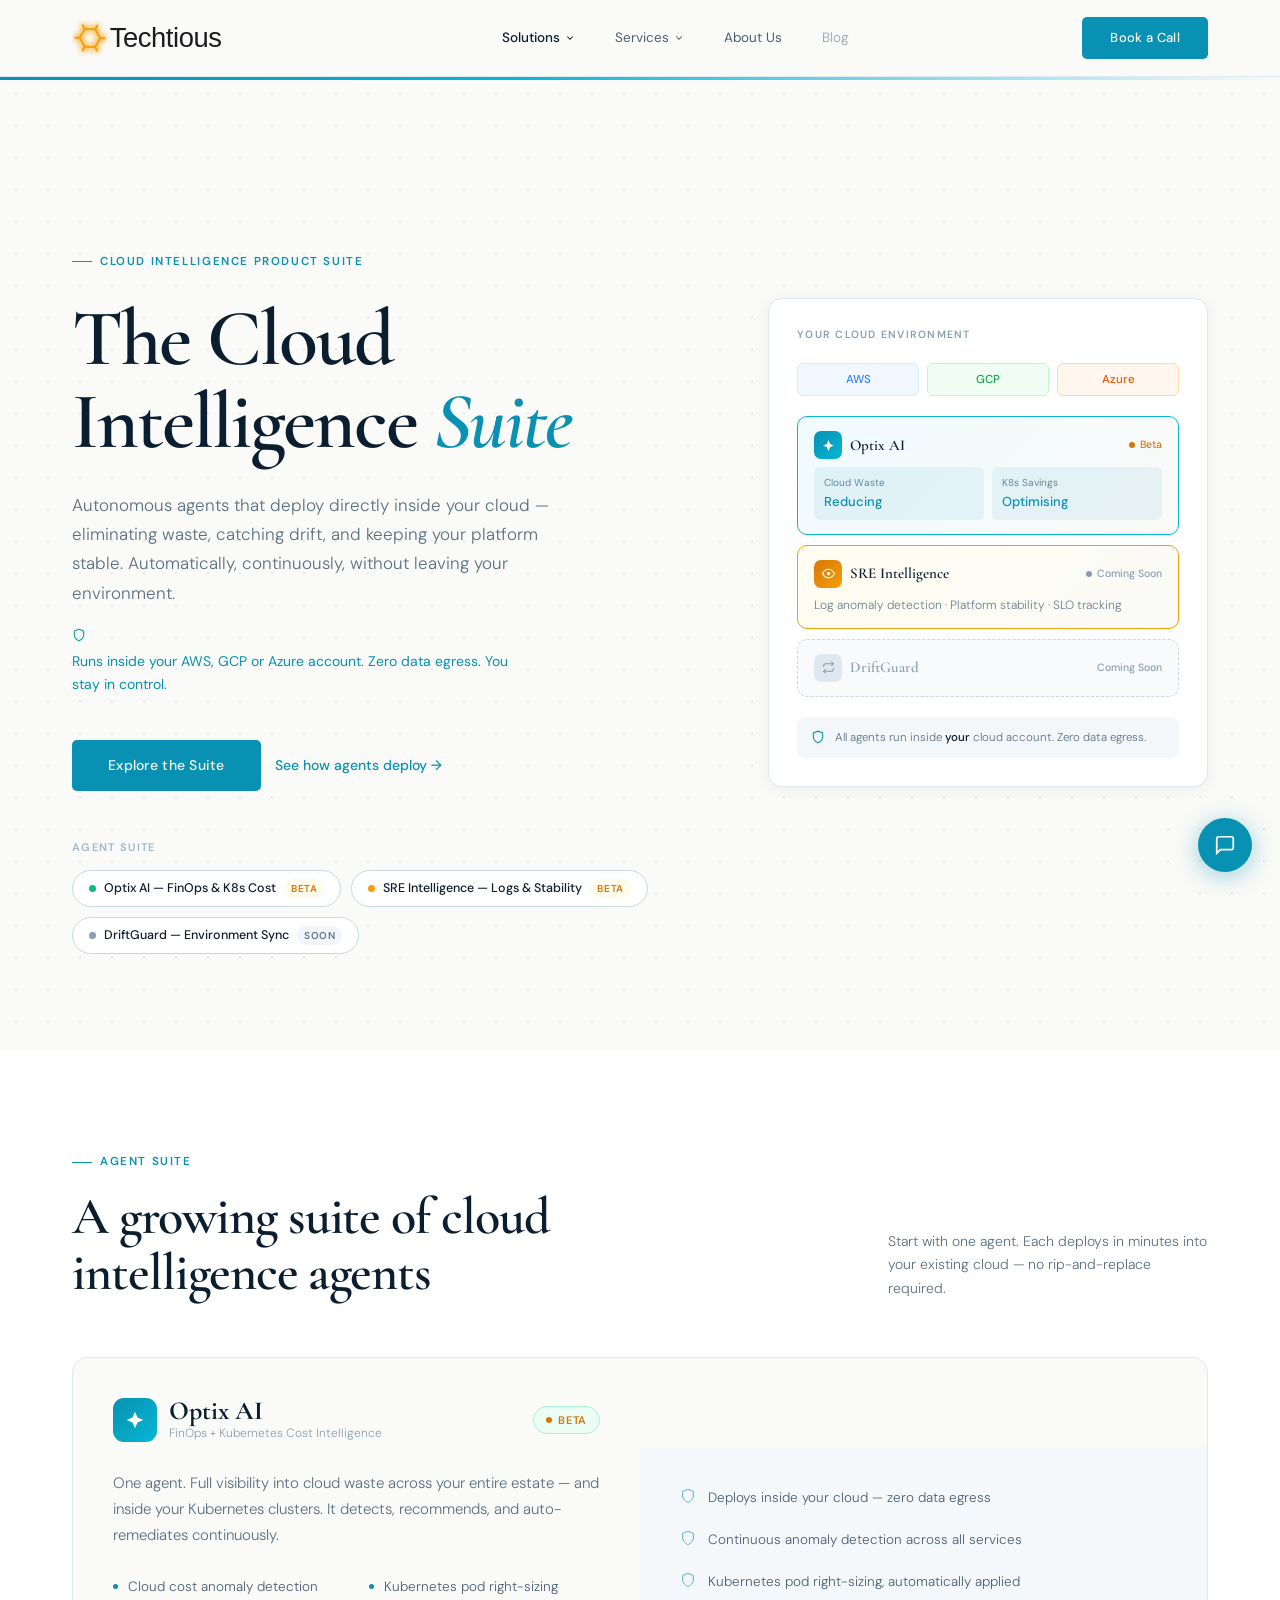
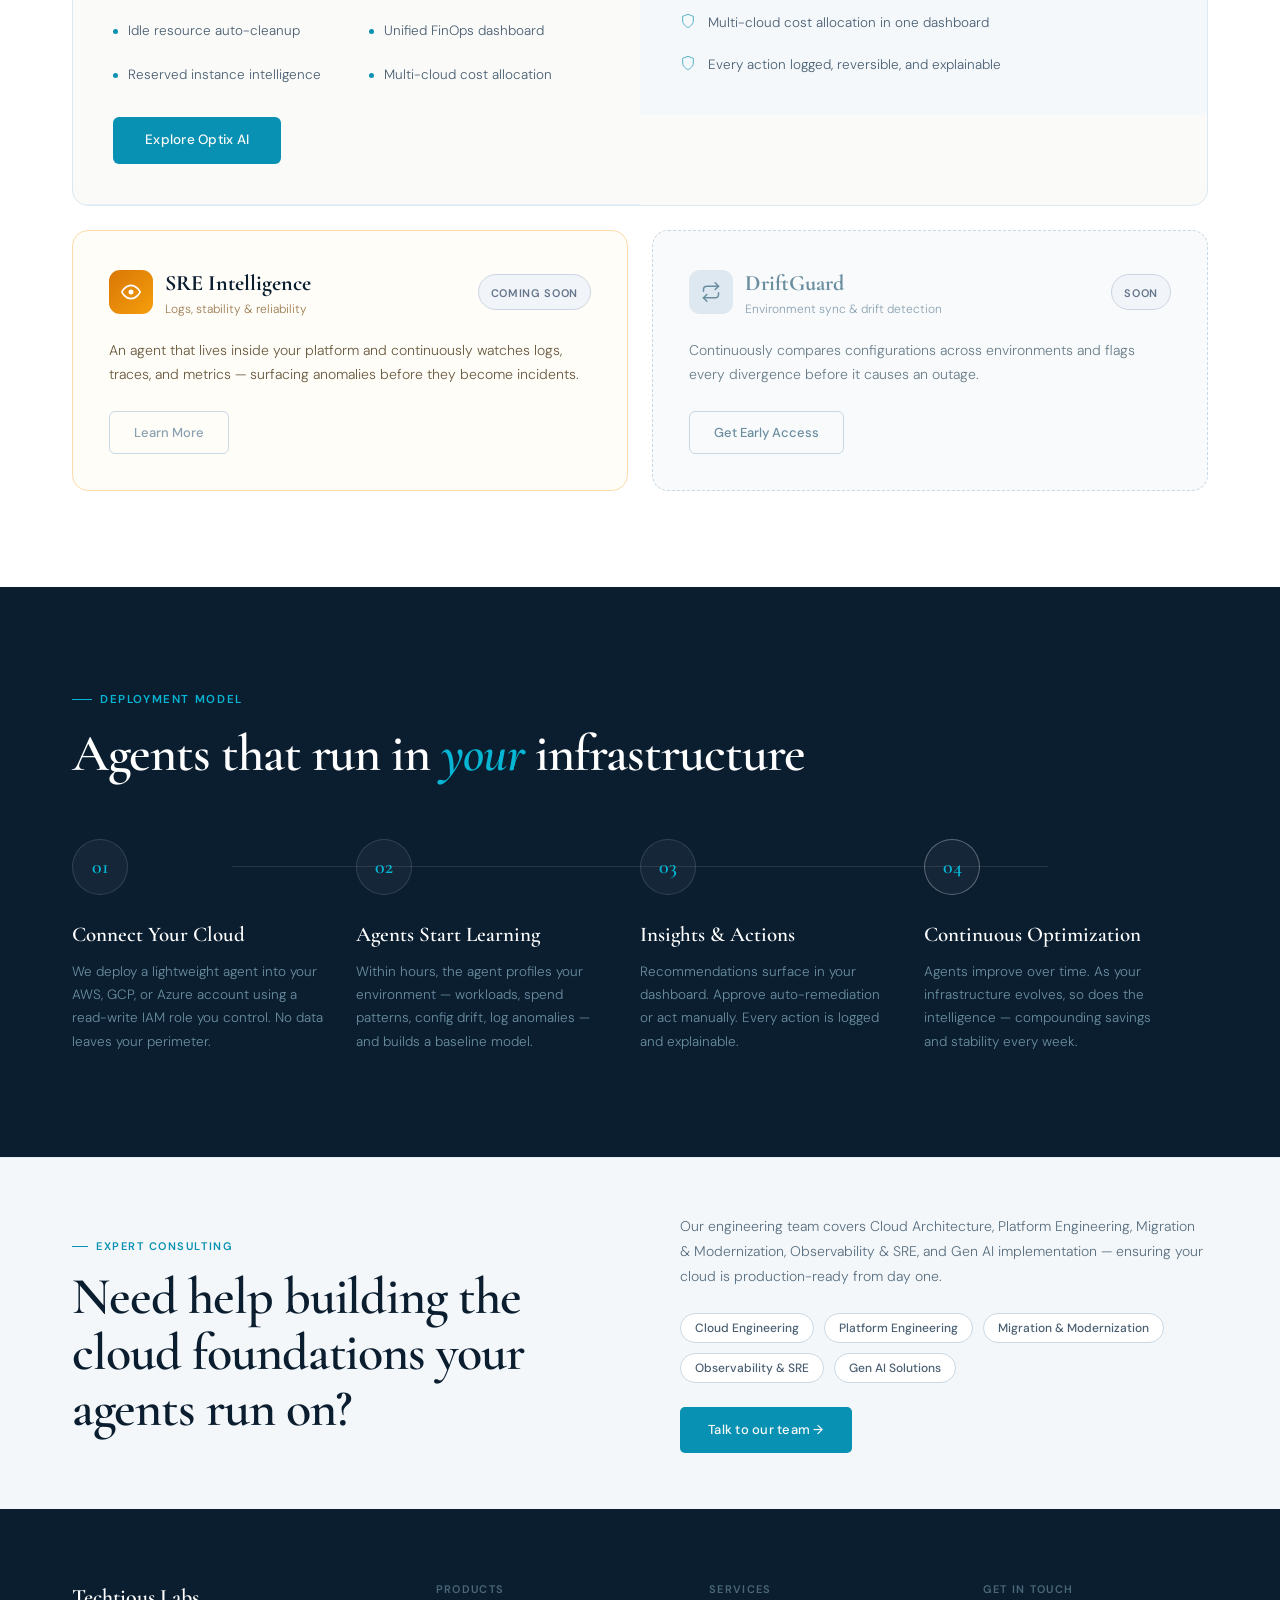
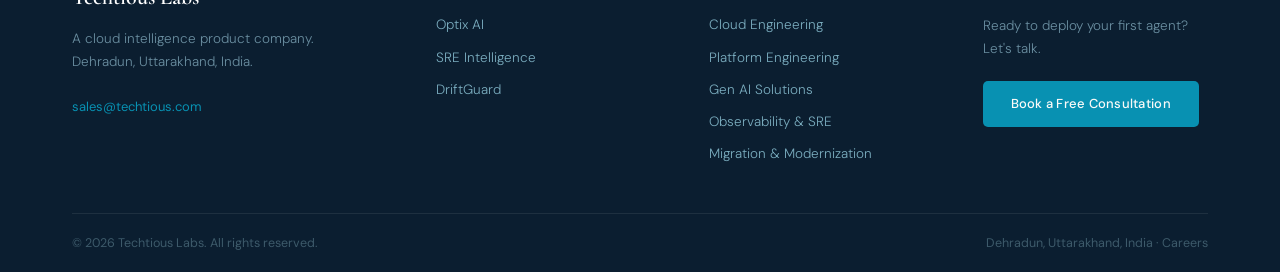
<file: index.html>
<!DOCTYPE html><html lang="en" data-astro-cid-hkbrpulz><head><meta charset="utf-8"><meta name="viewport" content="width=device-width, initial-scale=1"><title>Techtious Labs — Cloud Intelligence Suite</title><meta name="description" content="Autonomous agents that deploy inside your cloud — eliminating waste, catching drift, and keeping your platform stable."><link rel="canonical" href="https://beta.techtious.com/"><!-- Favicon --><link rel="icon" type="image/svg+xml" href="/favicon.svg"><link rel="icon" type="image/png" sizes="32x32" href="/favicon-32.png"><link rel="icon" type="image/png" sizes="16x16" href="/favicon-16.png"><link rel="icon" type="image/x-icon" href="/favicon.ico"><!-- Open Graph --><meta property="og:type" content="website"><meta property="og:site_name" content="Techtious Labs"><meta property="og:url" content="https://beta.techtious.com/"><meta property="og:title" content="Techtious Labs — Cloud Intelligence Suite"><meta property="og:description" content="Autonomous agents that deploy inside your cloud — eliminating waste, catching drift, and keeping your platform stable."><meta property="og:image" content="https://beta.techtious.com/og-image.png"><!-- Twitter / X --><meta name="twitter:card" content="summary_large_image"><meta name="twitter:title" content="Techtious Labs — Cloud Intelligence Suite"><meta name="twitter:description" content="Autonomous agents that deploy inside your cloud — eliminating waste, catching drift, and keeping your platform stable."><meta name="twitter:image" content="https://beta.techtious.com/og-image.png"><!-- JSON-LD: Organization --><script type="application/ld+json">{"@context":"https://schema.org","@type":"Organization","name":"Techtious Labs","url":"https://techtious.com","logo":"https://techtious.com/favicon.svg","description":"Autonomous cloud intelligence agents that deploy inside your infrastructure.","foundingLocation":"Dehradun, Uttarakhand, India","contactPoint":{"@type":"ContactPoint","email":"sales@techtious.com","contactType":"sales"},"sameAs":["https://www.linkedin.com/company/techtious","https://github.com/techtious"]}</script><script defer src="https://cloud.umami.is/script.js" data-website-id="9a9152d5-622e-4956-a0ae-99a470879ec4"></script><link rel="preconnect" href="https://fonts.googleapis.com"><link rel="preconnect" href="https://fonts.gstatic.com" crossorigin><link href="https://fonts.googleapis.com/css2?family=Cormorant+Garamond:ital,wght@0,400;0,500;0,600;0,700;1,400;1,600&family=DM+Sans:wght@300;400;500;600&display=swap" rel="stylesheet"><link rel="stylesheet" href="/_astro/Nav.CHQLUD9O.css"></head><body data-astro-cid-hkbrpulz><style>astro-island,astro-slot,astro-static-slot{display:contents}</style><script>(()=>{var e=async t=>{await(await t())()};(self.Astro||(self.Astro={})).load=e;window.dispatchEvent(new Event("astro:load"));})();</script><script>(()=>{var g=Object.defineProperty;var w=(a,s,c)=>s in a?g(a,s,{enumerable:!0,configurable:!0,writable:!0,value:c}):a[s]=c;var l=(a,s,c)=>w(a,typeof s!="symbol"?s+"":s,c);var E=new Set(["__proto__","constructor","prototype"]);{let a={0:t=>y(t),1:t=>c(t),2:t=>new RegExp(t),3:t=>new Date(t),4:t=>new Map(c(t)),5:t=>new Set(c(t)),6:t=>BigInt(t),7:t=>new URL(t),8:t=>new Uint8Array(t),9:t=>new Uint16Array(t),10:t=>new Uint32Array(t),11:t=>Number.POSITIVE_INFINITY*t},s=t=>{let[p,e]=t;return p in a?a[p](e):void 0},c=t=>t.map(s),y=t=>typeof t!="object"||t===null?t:Object.fromEntries(Object.entries(t).map(([p,e])=>[p,s(e)]));class f extends HTMLElement{constructor(){super(...arguments);l(this,"Component");l(this,"hydrator");l(this,"hydrate",async()=>{var b;if(!this.hydrator||!this.isConnected)return;let e=(b=this.parentElement)==null?void 0:b.closest("astro-island[ssr]");if(e){e.addEventListener("astro:hydrate",this.hydrate,{once:!0});return}let r=this.querySelectorAll("astro-slot"),n={},d=this.querySelectorAll("template[data-astro-template]");for(let o of d){let i=o.closest(this.tagName);i!=null&&i.isSameNode(this)&&(n[o.getAttribute("data-astro-template")||"default"]=o.innerHTML,o.remove())}for(let o of r){let i=o.closest(this.tagName);i!=null&&i.isSameNode(this)&&(n[o.getAttribute("name")||"default"]=o.innerHTML)}let u;try{u=this.hasAttribute("props")?y(JSON.parse(this.getAttribute("props"))):{}}catch(o){let i=this.getAttribute("component-url")||"<unknown>",v=this.getAttribute("component-export");throw v&&(i+=` (export ${v})`),console.error(`[hydrate] Error parsing props for component ${i}`,this.getAttribute("props"),o),o}let h;await this.hydrator(this)(this.Component,u,n,{client:this.getAttribute("client")}),this.removeAttribute("ssr"),this.dispatchEvent(new CustomEvent("astro:hydrate"))});l(this,"unmount",()=>{this.isConnected||this.dispatchEvent(new CustomEvent("astro:unmount"))})}disconnectedCallback(){document.removeEventListener("astro:after-swap",this.unmount),document.addEventListener("astro:after-swap",this.unmount,{once:!0})}connectedCallback(){if(!this.hasAttribute("await-children")||document.readyState==="interactive"||document.readyState==="complete")this.childrenConnectedCallback();else{let e=()=>{document.removeEventListener("DOMContentLoaded",e),r.disconnect(),this.childrenConnectedCallback()},r=new MutationObserver(()=>{var n;((n=this.lastChild)==null?void 0:n.nodeType)===Node.COMMENT_NODE&&this.lastChild.nodeValue==="astro:end"&&(this.lastChild.remove(),e())});r.observe(this,{childList:!0}),document.addEventListener("DOMContentLoaded",e)}}async childrenConnectedCallback(){let e=this.getAttribute("before-hydration-url");e&&await import(e),this.start()}getRetryImportUrl(e){let r=new URL(e,document.baseURI);return r.searchParams.set("astro-retry",Date.now().toString()),r.toString()}async importWithRetry(e){try{return await import(e)}catch(r){return await new Promise(n=>setTimeout(n,1e3)),import(this.getRetryImportUrl(e))}}handleHydrationError(e){let r=this.getAttribute("component-url"),n=new CustomEvent("astro:hydration-error",{cancelable:!0,bubbles:!0,composed:!0,detail:{error:e,componentUrl:r}});this.dispatchEvent(n)&&console.error(`[astro-island] Error hydrating ${r}`,e)}async start(){let e=JSON.parse(this.getAttribute("opts")),r=this.getAttribute("client");if(Astro[r]===void 0){window.addEventListener(`astro:${r}`,()=>this.start(),{once:!0});return}try{await Astro[r](async()=>{let n=this.getAttribute("renderer-url");try{let[d,{default:u}]=await Promise.all([this.importWithRetry(this.getAttribute("component-url")),n?this.importWithRetry(n):Promise.resolve({default:()=>()=>{}})]),h=this.getAttribute("component-export")||"default";if(h.includes(".")){this.Component=d;for(let m of h.split(".")){if(E.has(m)||!this.Component||typeof this.Component!="object"&&typeof this.Component!="function"||!Object.hasOwn(this.Component,m))throw new Error(`Invalid component export path: ${h}`);this.Component=this.Component[m]}}else{if(E.has(h))throw new Error(`Invalid component export path: ${h}`);this.Component=d[h]}return this.hydrator=u,this.hydrate}catch(d){return this.handleHydrationError(d),()=>{}}},e,this)}catch(n){this.handleHydrationError(n)}}attributeChangedCallback(){this.hydrate()}}l(f,"observedAttributes",["props"]),customElements.get("astro-island")||customElements.define("astro-island",f)}})();</script><astro-island uid="Z1hQlp0" prefix="r1" component-url="/_astro/Nav.DVMDpZkk.js" component-export="default" renderer-url="/_astro/client.DW6xmEpB.js" props="{}" ssr client="load" opts="{&quot;name&quot;:&quot;Nav&quot;,&quot;value&quot;:true}" await-children><nav class="site-nav"><div class="nav-inner"><a href="/" style="display:flex;align-items:center;text-decoration:none"><img src="/images/Logo.svg" alt="Techtious" style="height:36px;width:auto"/></a><div class="nav-links"><div style="position:relative"><span class="nav-trigger">Solutions <svg width="10" height="10" viewBox="0 0 24 24" fill="none" stroke="currentColor" stroke-width="2.5" stroke-linecap="round" style="transition:transform .2s ease;transform:rotate(0deg);flex-shrink:0"><polyline points="6 9 12 15 18 9"></polyline></svg></span><div style="position:absolute;top:100%;left:50%;padding-top:8px;z-index:300;opacity:0;pointer-events:none;transform:translateX(-50%) translateY(-6px);transition:opacity .18s ease, transform .18s ease"><div class="nav-dropdown-panel" style="min-width:276px"><a href="/optix-ai" class="nav-dropdown-item"><div style="width:36px;height:36px;background:linear-gradient(135deg,#0891B2,#06B6D4);border-radius:9px;display:flex;align-items:center;justify-content:center;flex-shrink:0"><svg width="14" height="14" viewBox="0 0 24 24" fill="none"><path d="M12 2L9 9l-7 3 7 3 3 7 3-7 7-3-7-3z" fill="#fff"></path></svg></div><div style="flex:1;min-width:0"><div style="font-size:13px;font-weight:600;color:#0B1E30">Optix AI</div><div style="font-size:11.5px;color:#8AA0B0;font-weight:300;margin-top:1px">FinOps &amp; K8s cost intelligence</div></div><span style="font-size:10px;font-weight:600;color:#D97706;background:#FFFBEB;padding:2px 8px;border-radius:10px;text-transform:uppercase;letter-spacing:.04em;white-space:nowrap;flex-shrink:0">Beta</span></a><a href="/sre-intelligence" class="nav-dropdown-item"><div style="width:36px;height:36px;background:linear-gradient(135deg,#D97706,#F59E0B);border-radius:9px;display:flex;align-items:center;justify-content:center;flex-shrink:0"><svg width="14" height="14" viewBox="0 0 24 24" fill="none"><path d="M1 12s4-8 11-8 11 8 11 8-4 8-11 8-11-8-11-8z" stroke="#fff" stroke-width="2"></path><circle cx="12" cy="12" r="3" fill="#fff"></circle></svg></div><div style="flex:1;min-width:0"><div style="font-size:13px;font-weight:600;color:#0B1E30">SRE Intelligence</div><div style="font-size:11.5px;color:#8AA0B0;font-weight:300;margin-top:1px">Log analytics &amp; stability</div></div><span style="font-size:10px;font-weight:600;color:#64748B;background:#F1F5F9;padding:2px 8px;border-radius:10px;text-transform:uppercase;letter-spacing:.04em;white-space:nowrap;flex-shrink:0">Soon</span></a><a href="/driftguard" class="nav-dropdown-item"><div style="width:36px;height:36px;background:linear-gradient(135deg,#3B82F6,#60A5FA);border-radius:9px;display:flex;align-items:center;justify-content:center;flex-shrink:0"><svg width="14" height="14" viewBox="0 0 24 24" fill="none"><polyline points="17 1 21 5 17 9" stroke="#fff" stroke-width="2" stroke-linecap="round"></polyline><path d="M3 11V9a4 4 0 0 1 4-4h14" stroke="#fff" stroke-width="2" stroke-linecap="round"></path><polyline points="7 23 3 19 7 15" stroke="#fff" stroke-width="2" stroke-linecap="round"></polyline><path d="M21 13v2a4 4 0 0 1-4 4H3" stroke="#fff" stroke-width="2" stroke-linecap="round"></path></svg></div><div style="flex:1;min-width:0"><div style="font-size:13px;font-weight:600;color:#0B1E30">DriftGuard</div><div style="font-size:11.5px;color:#8AA0B0;font-weight:300;margin-top:1px">Environment sync &amp; drift detection</div></div><span style="font-size:10px;font-weight:600;color:#64748B;background:#F1F5F9;padding:2px 8px;border-radius:10px;text-transform:uppercase;letter-spacing:.04em;white-space:nowrap;flex-shrink:0">Soon</span></a></div></div></div><div style="position:relative"><span class="nav-trigger" style="font-weight:400;color:#4A5F72">Services <svg width="10" height="10" viewBox="0 0 24 24" fill="none" stroke="currentColor" stroke-width="2.5" stroke-linecap="round" style="transition:transform .2s ease;transform:rotate(0deg);flex-shrink:0"><polyline points="6 9 12 15 18 9"></polyline></svg></span><div style="position:absolute;top:100%;left:50%;padding-top:8px;z-index:300;opacity:0;pointer-events:none;transform:translateX(-50%) translateY(-6px);transition:opacity .18s ease, transform .18s ease"><div class="nav-dropdown-panel" style="min-width:292px"><a href="/services#cloud-engineering" class="nav-dropdown-item"><div style="width:36px;height:36px;background:#EEF6FB;border-radius:9px;display:flex;align-items:center;justify-content:center;flex-shrink:0"><svg width="14" height="14" viewBox="0 0 24 24" fill="none" stroke="#0891B2" stroke-width="1.8" stroke-linecap="round"><path d="M18 10h-1.26A8 8 0 1 0 9 20h9a5 5 0 0 0 0-10z"></path></svg></div><div style="min-width:0"><div style="font-size:13px;font-weight:600;color:#0B1E30">Cloud Engineering</div><div style="font-size:11.5px;color:#8AA0B0;font-weight:300;margin-top:1px">AWS · GCP · Azure architecture</div></div><svg width="12" height="12" viewBox="0 0 24 24" fill="none" stroke="#C8D8E4" stroke-width="2" stroke-linecap="round" style="margin-left:auto;flex-shrink:0"><polyline points="9 18 15 12 9 6"></polyline></svg></a><a href="/services#platform-engineering" class="nav-dropdown-item"><div style="width:36px;height:36px;background:#EEF6FB;border-radius:9px;display:flex;align-items:center;justify-content:center;flex-shrink:0"><svg width="14" height="14" viewBox="0 0 24 24" fill="none" stroke="#0891B2" stroke-width="1.8" stroke-linecap="round"><polygon points="12 2 2 7 12 12 22 7 12 2"></polygon><polyline points="2 17 12 22 22 17"></polyline><polyline points="2 12 12 17 22 12"></polyline></svg></div><div style="min-width:0"><div style="font-size:13px;font-weight:600;color:#0B1E30">Platform Engineering</div><div style="font-size:11.5px;color:#8AA0B0;font-weight:300;margin-top:1px">Kubernetes · IDP · developer portals</div></div><svg width="12" height="12" viewBox="0 0 24 24" fill="none" stroke="#C8D8E4" stroke-width="2" stroke-linecap="round" style="margin-left:auto;flex-shrink:0"><polyline points="9 18 15 12 9 6"></polyline></svg></a><a href="/services#gen-ai-solutions" class="nav-dropdown-item"><div style="width:36px;height:36px;background:#EEF6FB;border-radius:9px;display:flex;align-items:center;justify-content:center;flex-shrink:0"><svg width="14" height="14" viewBox="0 0 24 24" fill="none" stroke="#0891B2" stroke-width="1.8" stroke-linecap="round"><path d="M12 2L9 9l-7 3 7 3 3 7 3-7 7-3-7-3z"></path></svg></div><div style="min-width:0"><div style="font-size:13px;font-weight:600;color:#0B1E30">Gen AI Solutions</div><div style="font-size:11.5px;color:#8AA0B0;font-weight:300;margin-top:1px">Agentic systems · LLM pipelines</div></div><svg width="12" height="12" viewBox="0 0 24 24" fill="none" stroke="#C8D8E4" stroke-width="2" stroke-linecap="round" style="margin-left:auto;flex-shrink:0"><polyline points="9 18 15 12 9 6"></polyline></svg></a><a href="/services#observability-sre" class="nav-dropdown-item"><div style="width:36px;height:36px;background:#EEF6FB;border-radius:9px;display:flex;align-items:center;justify-content:center;flex-shrink:0"><svg width="14" height="14" viewBox="0 0 24 24" fill="none" stroke="#0891B2" stroke-width="1.8" stroke-linecap="round"><path d="M1 12s4-8 11-8 11 8 11 8-4 8-11 8-11-8-11-8z"></path><circle cx="12" cy="12" r="3"></circle></svg></div><div style="min-width:0"><div style="font-size:13px;font-weight:600;color:#0B1E30">Observability &amp; SRE</div><div style="font-size:11.5px;color:#8AA0B0;font-weight:300;margin-top:1px">Monitoring · reliability · SLOs</div></div><svg width="12" height="12" viewBox="0 0 24 24" fill="none" stroke="#C8D8E4" stroke-width="2" stroke-linecap="round" style="margin-left:auto;flex-shrink:0"><polyline points="9 18 15 12 9 6"></polyline></svg></a><a href="/services#migration-modernization" class="nav-dropdown-item"><div style="width:36px;height:36px;background:#EEF6FB;border-radius:9px;display:flex;align-items:center;justify-content:center;flex-shrink:0"><svg width="14" height="14" viewBox="0 0 24 24" fill="none" stroke="#0891B2" stroke-width="1.8" stroke-linecap="round"><polyline points="17 1 21 5 17 9"></polyline><path d="M3 11V9a4 4 0 0 1 4-4h14"></path><polyline points="7 23 3 19 7 15"></polyline><path d="M21 13v2a4 4 0 0 1-4 4H3"></path></svg></div><div style="min-width:0"><div style="font-size:13px;font-weight:600;color:#0B1E30">Migration &amp; Modernization</div><div style="font-size:11.5px;color:#8AA0B0;font-weight:300;margin-top:1px">Lift-shift · re-architecture</div></div><svg width="12" height="12" viewBox="0 0 24 24" fill="none" stroke="#C8D8E4" stroke-width="2" stroke-linecap="round" style="margin-left:auto;flex-shrink:0"><polyline points="9 18 15 12 9 6"></polyline></svg></a></div></div></div><a href="/about" class="nav-plain-link">About Us</a><span class="nav-plain-link" style="cursor:not-allowed;opacity:0.5">Blog</span></div><a href="https://cal.com/techtious/30min" target="_blank" rel="noopener" class="nav-cta-btn">Book a Call</a><button class="nav-hamburger" aria-label="Toggle menu"><svg width="22" height="22" viewBox="0 0 24 24" fill="none" stroke="#0B1E30" stroke-width="2" stroke-linecap="round"><line x1="3" y1="12" x2="21" y2="12"></line><line x1="3" y1="6" x2="21" y2="6"></line><line x1="3" y1="18" x2="21" y2="18"></line></svg></button></div></nav><div class="nav-mobile-panel"><div class="nav-mobile-inner"><button class="nav-mobile-link">Solutions<svg width="14" height="14" viewBox="0 0 24 24" fill="none" stroke="#8AA0B0" stroke-width="2" stroke-linecap="round" style="transform:none;transition:transform .2s"><polyline points="6 9 12 15 18 9"></polyline></svg></button><button class="nav-mobile-link">Services<svg width="14" height="14" viewBox="0 0 24 24" fill="none" stroke="#8AA0B0" stroke-width="2" stroke-linecap="round" style="transform:none;transition:transform .2s"><polyline points="6 9 12 15 18 9"></polyline></svg></button><a href="/about" class="nav-mobile-link" style="text-decoration:none">About Us</a><a href="https://cal.com/techtious/30min" target="_blank" rel="noopener" class="nav-mobile-cta">Book a Call</a></div></div><!--astro:end--></astro-island><section class="section" style="position:relative;overflow:hidden;background:#FAFAF8;padding-bottom:96px;"><div class="dot-grid" style="position:absolute;inset:0;opacity:.42;pointer-events:none;"></div><div style="position:absolute;top:0;left:0;right:0;height:3px;background:linear-gradient(90deg,#0891B2,#06B6D4 40%,transparent);"></div><div class="wrap" style="padding-top:72px;"><div style="display:inline-flex;align-items:center;gap:8px;margin-bottom:28px;"><div style="width:20px;height:1px;background:#0891B2;"></div><span style="font-size:11.5px;font-weight:600;text-transform:uppercase;letter-spacing:.14em;color:#0891B2;">Cloud Intelligence Product Suite</span></div><div class="hero-grid"><div><h1 class="h1-xl">The Cloud<br>Intelligence <em style="font-style:italic;color:#0891B2;">Suite</em></h1><p style="font-size:17px;font-weight:300;line-height:1.72;color:#5A7080;max-width:520px;margin-bottom:20px;">Autonomous agents that deploy directly inside your cloud — eliminating waste, catching drift, and keeping your platform stable. Automatically, continuously, without leaving your environment.</p><p style="font-size:14px;font-weight:400;line-height:1.65;color:#0891B2;max-width:460px;margin-bottom:44px;display:flex;align-items:center;gap:8px;flex-wrap:wrap;"><svg width="14" height="14" viewBox="0 0 24 24" fill="none"><path d="M12 22s8-4 8-10V5l-8-3-8 3v7c0 6 8 10 8 10z" stroke="#0891B2" stroke-width="1.8" stroke-linecap="round" stroke-linejoin="round"></path></svg>Runs inside your AWS, GCP or Azure account. Zero data egress. You stay in control.</p><div style="display:flex;gap:14px;align-items:center;flex-wrap:wrap;margin-bottom:48px;"><button style="background:#0891B2;color:#FAFAF8;font-size:14px;font-weight:500;padding:15px 36px;border:none;border-radius:5px;cursor:pointer;letter-spacing:.02em;">Explore the Suite</button><a style="font-size:14px;font-weight:500;color:#0891B2;text-decoration:none;display:flex;align-items:center;gap:6px;cursor:pointer;">See how agents deploy →</a></div><div><div style="font-size:11px;font-weight:600;text-transform:uppercase;letter-spacing:.12em;color:#A0B8C8;margin-bottom:14px;">Agent Suite</div><div style="display:flex;flex-wrap:wrap;gap:10px;"><div style="display:flex;align-items:center;gap:8px;padding:8px 16px;background:#fff;border:1px solid #C8D8E4;border-radius:40px;"><div style="width:7px;height:7px;background:#10B981;border-radius:50%;"></div><span style="font-size:12.5px;font-weight:500;color:#0B1E30;">Optix AI — FinOps &amp; K8s Cost</span><span style="font-size:10px;font-weight:600;color:#D97706;background:#FFFBEB;padding:2px 7px;border-radius:10px;text-transform:uppercase;letter-spacing:.06em;">Beta</span></div><div style="display:flex;align-items:center;gap:8px;padding:8px 16px;background:#fff;border:1px solid #C8D8E4;border-radius:40px;"><div style="width:7px;height:7px;background:#F59E0B;border-radius:50%;"></div><span style="font-size:12.5px;font-weight:500;color:#0B1E30;">SRE Intelligence — Logs &amp; Stability</span><span style="font-size:10px;font-weight:600;color:#D97706;background:#FFFBEB;padding:2px 7px;border-radius:10px;text-transform:uppercase;letter-spacing:.06em;">Beta</span></div><div style="display:flex;align-items:center;gap:8px;padding:8px 16px;background:#fff;border:1px solid #C8D8E4;border-radius:40px;"><div style="width:7px;height:7px;background:#8B9EB0;border-radius:50%;"></div><span style="font-size:12.5px;font-weight:500;color:#0B1E30;">DriftGuard — Environment Sync</span><span style="font-size:10px;font-weight:600;color:#64748B;background:#F1F5F9;padding:2px 7px;border-radius:10px;text-transform:uppercase;letter-spacing:.06em;">Soon</span></div></div></div></div><!-- Architecture visual --><div><div style="background:#fff;border:1px solid #DDE8F0;border-radius:14px;padding:28px;box-shadow:0 2px 16px rgba(11,30,48,.06);"><div style="font-size:10.5px;font-weight:600;text-transform:uppercase;letter-spacing:.12em;color:#8AA0B0;margin-bottom:20px;">Your Cloud Environment</div><div style="display:flex;gap:8px;margin-bottom:20px;"><div style="flex:1;padding:7px 10px;background:#F0F7FF;border:1px solid #DBEAFE;border-radius:6px;text-align:center;font-size:11.5px;font-weight:500;color:#3B82F6;">AWS</div><div style="flex:1;padding:7px 10px;background:#F0FDF4;border:1px solid #BBF7D0;border-radius:6px;text-align:center;font-size:11.5px;font-weight:500;color:#16A34A;">GCP</div><div style="flex:1;padding:7px 10px;background:#FFF7ED;border:1px solid #FED7AA;border-radius:6px;text-align:center;font-size:11.5px;font-weight:500;color:#EA580C;">Azure</div></div><div style="display:flex;flex-direction:column;gap:10px;margin-bottom:20px;"><div style="border:1.5px solid #06B6D4;border-radius:10px;padding:14px 16px;background:linear-gradient(135deg,#F0FBFF,#FAFAF8);"><div style="display:flex;align-items:center;justify-content:space-between;margin-bottom:8px;"><div style="display:flex;align-items:center;gap:8px;"><div style="width:28px;height:28px;background:linear-gradient(135deg,#0891B2,#06B6D4);border-radius:7px;display:flex;align-items:center;justify-content:center;"><svg width="13" height="13" viewBox="0 0 24 24" fill="none"><path d="M12 2L9 9l-7 3 7 3 3 7 3-7 7-3-7-3z" fill="#fff"></path></svg></div><span style="font-family:'Cormorant Garamond',serif;font-size:15px;font-weight:600;color:#0B1E30;">Optix AI</span></div><div style="display:flex;align-items:center;gap:5px;"><div style="width:6px;height:6px;background:#D97706;border-radius:50%;animation:pulse 2s ease infinite;"></div><span style="font-size:10.5px;color:#D97706;font-weight:500;">Beta</span></div></div><div style="display:flex;gap:8px;"><div style="flex:1;background:rgba(8,145,178,.08);border-radius:6px;padding:8px 10px;"><div style="font-size:10px;color:#5A8A9E;margin-bottom:2px;">Cloud Waste</div><div style="font-size:13px;font-weight:500;color:#0891B2;">Reducing</div></div><div style="flex:1;background:rgba(8,145,178,.08);border-radius:6px;padding:8px 10px;"><div style="font-size:10px;color:#5A8A9E;margin-bottom:2px;">K8s Savings</div><div style="font-size:13px;font-weight:500;color:#0891B2;">Optimising</div></div></div></div><div style="border:1.5px solid #F59E0B;border-radius:10px;padding:14px 16px;background:linear-gradient(135deg,#FFFDF0,#FAFAF8);"><div style="display:flex;align-items:center;justify-content:space-between;margin-bottom:8px;"><div style="display:flex;align-items:center;gap:8px;"><div style="width:28px;height:28px;background:linear-gradient(135deg,#D97706,#F59E0B);border-radius:7px;display:flex;align-items:center;justify-content:center;"><svg width="13" height="13" viewBox="0 0 24 24" fill="none"><path d="M1 12s4-8 11-8 11 8 11 8-4 8-11 8-11-8-11-8z" stroke="#fff" stroke-width="2"></path><circle cx="12" cy="12" r="3" fill="#fff"></circle></svg></div><span style="font-family:'Cormorant Garamond',serif;font-size:15px;font-weight:600;color:#0B1E30;">SRE Intelligence</span></div><div style="display:flex;align-items:center;gap:5px;"><div style="width:6px;height:6px;background:#8B9EB0;border-radius:50%;"></div><span style="font-size:10.5px;color:#8AA0B0;font-weight:500;">Coming Soon</span></div></div><div style="font-size:12px;color:#6A7E8A;font-weight:300;">Log anomaly detection · Platform stability · SLO tracking</div></div><div style="border:1.5px dashed #C8D8E4;border-radius:10px;padding:14px 16px;background:#F8FAFB;"><div style="display:flex;align-items:center;justify-content:space-between;"><div style="display:flex;align-items:center;gap:8px;"><div style="width:28px;height:28px;background:#DDE8F0;border-radius:7px;display:flex;align-items:center;justify-content:center;"><svg width="13" height="13" viewBox="0 0 24 24" fill="none"><polyline points="17 1 21 5 17 9" stroke="#8AA0B0" stroke-width="2"></polyline><path d="M3 11V9a4 4 0 0 1 4-4h14" stroke="#8AA0B0" stroke-width="2"></path><polyline points="7 23 3 19 7 15" stroke="#8AA0B0" stroke-width="2"></polyline><path d="M21 13v2a4 4 0 0 1-4 4H3" stroke="#8AA0B0" stroke-width="2"></path></svg></div><span style="font-family:'Cormorant Garamond',serif;font-size:15px;font-weight:600;color:#8AA0B0;">DriftGuard</span></div><span style="font-size:10.5px;color:#8AA0B0;font-weight:500;">Coming Soon</span></div></div></div><div style="padding:12px 14px;background:#F4F7FA;border-radius:8px;display:flex;align-items:center;gap:10px;"><svg width="14" height="14" viewBox="0 0 24 24" fill="none"><path d="M12 22s8-4 8-10V5l-8-3-8 3v7c0 6 8 10 8 10z" stroke="#0891B2" stroke-width="1.8"></path></svg><span style="font-size:11.5px;color:#5A7080;font-weight:300;">All agents run inside <strong style="font-weight:500;color:#0B1E30;">your</strong> cloud account. Zero data egress.</span></div></div></div></div></div></section><section class="section" style="background:#fff;"><div class="wrap"><div style="display:flex;align-items:flex-end;justify-content:space-between;gap:40px;flex-wrap:wrap;margin-bottom:56px;"><div><div style="display:inline-flex;align-items:center;gap:8px;margin-bottom:18px;"><div style="width:20px;height:1px;background:#0891B2;"></div><span style="font-size:11.5px;font-weight:600;text-transform:uppercase;letter-spacing:.14em;color:#0891B2;">Agent Suite</span></div><h2 class="h2-xl" style="max-width:600px;">A growing suite of cloud intelligence agents</h2></div><p style="font-size:14px;font-weight:300;line-height:1.7;color:#5A7080;max-width:320px;">Start with one agent. Each deploys in minutes into your existing cloud — no rip-and-replace required.</p></div><!-- Optix AI full card --><div style="border:1px solid #DDE8F0;border-radius:16px;overflow:hidden;margin-bottom:24px;background:#FAFAF8;"><div class="grid-halves" style="gap:0;"><div style="padding:40px;border-bottom:1px solid #E8EEF6;"><div style="display:flex;align-items:center;gap:12px;margin-bottom:28px;flex-wrap:wrap;"><div style="width:44px;height:44px;background:linear-gradient(135deg,#0891B2,#06B6D4);border-radius:11px;display:flex;align-items:center;justify-content:center;flex-shrink:0;"><svg width="20" height="20" viewBox="0 0 24 24" fill="none"><path d="M12 2L9 9l-7 3 7 3 3 7 3-7 7-3-7-3z" fill="#fff"></path></svg></div><div><div style="font-family:'Cormorant Garamond',serif;font-size:26px;font-weight:700;color:#0B1E30;line-height:1;">Optix AI</div><div style="font-size:12px;color:#8AA0B0;font-weight:300;">FinOps + Kubernetes Cost Intelligence</div></div><div style="margin-left:auto;display:flex;align-items:center;gap:6px;background:#ECFDF5;border:1px solid #A7F3D0;border-radius:20px;padding:5px 12px;"><div style="width:6px;height:6px;background:#D97706;border-radius:50%;animation:pulse 2s ease infinite;"></div><span style="font-size:11px;font-weight:600;color:#D97706;text-transform:uppercase;letter-spacing:.06em;">Beta</span></div></div><p style="font-size:15px;font-weight:300;line-height:1.75;color:#5A7080;margin-bottom:28px;">One agent. Full visibility into cloud waste across your entire estate — and inside your Kubernetes clusters. It detects, recommends, and auto-remediates continuously.</p><div class="grid-2" style="margin-bottom:32px;"><div style="display:flex;align-items:center;gap:10px;"><div style="width:5px;height:5px;background:#0891B2;border-radius:50%;flex-shrink:0;"></div><span style="font-size:13.5px;font-weight:300;color:#4A5F72;">Cloud cost anomaly detection</span></div><div style="display:flex;align-items:center;gap:10px;"><div style="width:5px;height:5px;background:#0891B2;border-radius:50%;flex-shrink:0;"></div><span style="font-size:13.5px;font-weight:300;color:#4A5F72;">Kubernetes pod right-sizing</span></div><div style="display:flex;align-items:center;gap:10px;"><div style="width:5px;height:5px;background:#0891B2;border-radius:50%;flex-shrink:0;"></div><span style="font-size:13.5px;font-weight:300;color:#4A5F72;">Idle resource auto-cleanup</span></div><div style="display:flex;align-items:center;gap:10px;"><div style="width:5px;height:5px;background:#0891B2;border-radius:50%;flex-shrink:0;"></div><span style="font-size:13.5px;font-weight:300;color:#4A5F72;">Unified FinOps dashboard</span></div><div style="display:flex;align-items:center;gap:10px;"><div style="width:5px;height:5px;background:#0891B2;border-radius:50%;flex-shrink:0;"></div><span style="font-size:13.5px;font-weight:300;color:#4A5F72;">Reserved instance intelligence</span></div><div style="display:flex;align-items:center;gap:10px;"><div style="width:5px;height:5px;background:#0891B2;border-radius:50%;flex-shrink:0;"></div><span style="font-size:13.5px;font-weight:300;color:#4A5F72;">Multi-cloud cost allocation</span></div></div><a href="/optix-ai" style="display:inline-block;background:#0891B2;color:#FAFAF8;font-size:13.5px;font-weight:500;padding:13px 32px;border-radius:6px;cursor:pointer;letter-spacing:.02em;text-decoration:none;">Explore Optix AI</a></div><div style="padding:40px;background:#F4F8FB;display:flex;flex-direction:column;justify-content:center;gap:20px;"><div style="display:flex;align-items:flex-start;gap:12px;"><svg width="16" height="16" viewBox="0 0 24 24" fill="none" style="flex-shrink:0;margin-top:1px;"><path d="M12 22s8-4 8-10V5l-8-3-8 3v7c0 6 8 10 8 10z" stroke="#0891B2" strokeWidth="1.8" strokeLinecap="round"></path></svg><span style="font-size:13.5px;font-weight:300;line-height:1.6;color:#4A5F72;">Deploys inside your cloud — zero data egress</span></div><div style="display:flex;align-items:flex-start;gap:12px;"><svg width="16" height="16" viewBox="0 0 24 24" fill="none" style="flex-shrink:0;margin-top:1px;"><path d="M12 22s8-4 8-10V5l-8-3-8 3v7c0 6 8 10 8 10z" stroke="#0891B2" strokeWidth="1.8" strokeLinecap="round"></path></svg><span style="font-size:13.5px;font-weight:300;line-height:1.6;color:#4A5F72;">Continuous anomaly detection across all services</span></div><div style="display:flex;align-items:flex-start;gap:12px;"><svg width="16" height="16" viewBox="0 0 24 24" fill="none" style="flex-shrink:0;margin-top:1px;"><path d="M12 22s8-4 8-10V5l-8-3-8 3v7c0 6 8 10 8 10z" stroke="#0891B2" strokeWidth="1.8" strokeLinecap="round"></path></svg><span style="font-size:13.5px;font-weight:300;line-height:1.6;color:#4A5F72;">Kubernetes pod right-sizing, automatically applied</span></div><div style="display:flex;align-items:flex-start;gap:12px;"><svg width="16" height="16" viewBox="0 0 24 24" fill="none" style="flex-shrink:0;margin-top:1px;"><path d="M12 22s8-4 8-10V5l-8-3-8 3v7c0 6 8 10 8 10z" stroke="#0891B2" strokeWidth="1.8" strokeLinecap="round"></path></svg><span style="font-size:13.5px;font-weight:300;line-height:1.6;color:#4A5F72;">Multi-cloud cost allocation in one dashboard</span></div><div style="display:flex;align-items:flex-start;gap:12px;"><svg width="16" height="16" viewBox="0 0 24 24" fill="none" style="flex-shrink:0;margin-top:1px;"><path d="M12 22s8-4 8-10V5l-8-3-8 3v7c0 6 8 10 8 10z" stroke="#0891B2" strokeWidth="1.8" strokeLinecap="round"></path></svg><span style="font-size:13.5px;font-weight:300;line-height:1.6;color:#4A5F72;">Every action logged, reversible, and explainable</span></div></div></div></div><!-- SRE + DriftGuard row --><div class="grid-2"><div style="border:1px solid #FDDCAA;border-radius:16px;padding:36px;background:#FFFDF8;"><div style="display:flex;align-items:center;justify-content:space-between;margin-bottom:20px;flex-wrap:wrap;gap:12px;"><div style="display:flex;align-items:center;gap:12px;"><div style="width:44px;height:44px;background:linear-gradient(135deg,#D97706,#F59E0B);border-radius:11px;display:flex;align-items:center;justify-content:center;flex-shrink:0;"><svg width="20" height="20" viewBox="0 0 24 24" fill="none"><path d="M1 12s4-8 11-8 11 8 11 8-4 8-11 8-11-8-11-8z" stroke="#fff" stroke-width="2"></path><circle cx="12" cy="12" r="3" fill="#fff"></circle></svg></div><div><div style="font-family:'Cormorant Garamond',serif;font-size:22px;font-weight:700;color:#0B1E30;">SRE Intelligence</div><div style="font-size:12px;color:#9A7A50;font-weight:300;">Logs, stability &amp; reliability</div></div></div><div style="background:#F1F5F9;border:1px solid #CBD5E1;border-radius:20px;padding:5px 12px;"><span style="font-size:11px;font-weight:600;color:#64748B;text-transform:uppercase;letter-spacing:.06em;">Coming Soon</span></div></div><p style="font-size:14px;font-weight:300;line-height:1.75;color:#6A5A40;margin-bottom:24px;">An agent that lives inside your platform and continuously watches logs, traces, and metrics — surfacing anomalies before they become incidents.</p><a href="/sre-intelligence" style="display:inline-block;background:transparent;color:#8AA0B0;font-size:13px;font-weight:500;padding:11px 24px;border:1.5px solid #C8D8E4;border-radius:6px;text-decoration:none;">Learn More</a></div><div style="border:1.5px dashed #C8D8E4;border-radius:16px;padding:36px;background:#F8FAFB;"><div style="display:flex;align-items:center;justify-content:space-between;margin-bottom:20px;flex-wrap:wrap;gap:12px;"><div style="display:flex;align-items:center;gap:12px;"><div style="width:44px;height:44px;background:#DDE8F0;border-radius:11px;display:flex;align-items:center;justify-content:center;flex-shrink:0;"><svg width="20" height="20" viewBox="0 0 24 24" fill="none"><polyline points="17 1 21 5 17 9" stroke="#6A8EA0" stroke-width="1.8" stroke-linecap="round"></polyline><path d="M3 11V9a4 4 0 0 1 4-4h14" stroke="#6A8EA0" stroke-width="1.8" stroke-linecap="round"></path><polyline points="7 23 3 19 7 15" stroke="#6A8EA0" stroke-width="1.8" stroke-linecap="round"></polyline><path d="M21 13v2a4 4 0 0 1-4 4H3" stroke="#6A8EA0" stroke-width="1.8" stroke-linecap="round"></path></svg></div><div><div style="font-family:'Cormorant Garamond',serif;font-size:22px;font-weight:700;color:#6A8EA0;">DriftGuard</div><div style="font-size:12px;color:#8AA0B0;font-weight:300;">Environment sync &amp; drift detection</div></div></div><div style="background:#F1F5F9;border:1px solid #CBD5E1;border-radius:20px;padding:5px 12px;"><span style="font-size:11px;font-weight:600;color:#64748B;text-transform:uppercase;letter-spacing:.06em;">Soon</span></div></div><p style="font-size:14px;font-weight:300;line-height:1.75;color:#6A7E8A;margin-bottom:24px;">Continuously compares configurations across environments and flags every divergence before it causes an outage.</p><a href="/driftguard" style="display:inline-block;background:transparent;color:#6A8EA0;font-size:13px;font-weight:500;padding:11px 24px;border:1.5px solid #C8D8E4;border-radius:6px;text-decoration:none;">Get Early Access</a></div></div></div></section><section class="section" style="background:#0B1E30;"><div class="wrap"><div style="margin-bottom:56px;"><div style="display:inline-flex;align-items:center;gap:8px;margin-bottom:18px;"><div style="width:20px;height:1px;background:#06B6D4;"></div><span style="font-size:11.5px;font-weight:600;text-transform:uppercase;letter-spacing:.14em;color:#06B6D4;">Deployment model</span></div><h2 class="h2-xl h2-white">Agents that run in <em style="font-style:italic;color:#06B6D4;">your</em> infrastructure</h2></div><div class="grid-4"><div class="step-connector" style="background:rgba(255,255,255,.1);"></div><div style="padding-right:32px;padding-bottom:8px;"><div style="width:56px;height:56px;border:1px solid rgba(255,255,255,0.12);border-radius:50%;background:rgba(255,255,255,.04);display:flex;align-items:center;justify-content:center;margin-bottom:24px;position:relative;z-index:1;"><span style="font-family:'Cormorant Garamond',serif;font-size:20px;font-weight:600;color:#06B6D4;">01</span></div><h3 style="font-family:'Cormorant Garamond',serif;font-size:21px;font-weight:600;color:#fff;margin-bottom:10px;">Connect Your Cloud</h3><p style="font-size:13.5px;font-weight:300;line-height:1.72;color:#6A8EA0;">We deploy a lightweight agent into your AWS, GCP, or Azure account using a read-write IAM role you control. No data leaves your perimeter.</p></div><div style="padding-right:32px;padding-bottom:8px;"><div style="width:56px;height:56px;border:1px solid rgba(255,255,255,0.12);border-radius:50%;background:rgba(255,255,255,.04);display:flex;align-items:center;justify-content:center;margin-bottom:24px;position:relative;z-index:1;"><span style="font-family:'Cormorant Garamond',serif;font-size:20px;font-weight:600;color:#06B6D4;">02</span></div><h3 style="font-family:'Cormorant Garamond',serif;font-size:21px;font-weight:600;color:#fff;margin-bottom:10px;">Agents Start Learning</h3><p style="font-size:13.5px;font-weight:300;line-height:1.72;color:#6A8EA0;">Within hours, the agent profiles your environment — workloads, spend patterns, config drift, log anomalies — and builds a baseline model.</p></div><div style="padding-right:32px;padding-bottom:8px;"><div style="width:56px;height:56px;border:1px solid rgba(255,255,255,0.12);border-radius:50%;background:rgba(255,255,255,.04);display:flex;align-items:center;justify-content:center;margin-bottom:24px;position:relative;z-index:1;"><span style="font-family:'Cormorant Garamond',serif;font-size:20px;font-weight:600;color:#06B6D4;">03</span></div><h3 style="font-family:'Cormorant Garamond',serif;font-size:21px;font-weight:600;color:#fff;margin-bottom:10px;">Insights &amp; Actions</h3><p style="font-size:13.5px;font-weight:300;line-height:1.72;color:#6A8EA0;">Recommendations surface in your dashboard. Approve auto-remediation or act manually. Every action is logged and explainable.</p></div><div style="padding-right:32px;padding-bottom:8px;"><div style="width:56px;height:56px;border:1px solid rgba(255,255,255,0.3);border-radius:50%;background:rgba(255,255,255,.04);display:flex;align-items:center;justify-content:center;margin-bottom:24px;position:relative;z-index:1;"><span style="font-family:'Cormorant Garamond',serif;font-size:20px;font-weight:600;color:#06B6D4;">04</span></div><h3 style="font-family:'Cormorant Garamond',serif;font-size:21px;font-weight:600;color:#fff;margin-bottom:10px;">Continuous Optimization</h3><p style="font-size:13.5px;font-weight:300;line-height:1.72;color:#6A8EA0;">Agents improve over time. As your infrastructure evolves, so does the intelligence — compounding savings and stability every week.</p></div></div></div></section><section class="section-sm" style="background:#F4F7FA;border-top:1px solid #E2EAF0;"><div class="wrap"><div class="grid-halves"><div><div style="display:inline-flex;align-items:center;gap:8px;margin-bottom:14px;"><div style="width:16px;height:1px;background:#0891B2;"></div><span style="font-size:11px;font-weight:600;text-transform:uppercase;letter-spacing:.14em;color:#0891B2;">Expert Consulting</span></div><h2 class="h2-xl" style="max-width:480px;">Need help building the cloud foundations your agents run on?</h2></div><div><p style="font-size:14px;font-weight:300;line-height:1.8;color:#5A7080;margin-bottom:24px;">Our engineering team covers Cloud Architecture, Platform Engineering, Migration &amp; Modernization, Observability &amp; SRE, and Gen AI implementation — ensuring your cloud is production-ready from day one.</p><div style="display:flex;gap:10px;flex-wrap:wrap;margin-bottom:24px;"><span style="font-size:12px;font-weight:500;color:#4A5F72;padding:5px 14px;border:1px solid #C8D8E4;border-radius:20px;background:#fff;">Cloud Engineering</span><span style="font-size:12px;font-weight:500;color:#4A5F72;padding:5px 14px;border:1px solid #C8D8E4;border-radius:20px;background:#fff;">Platform Engineering</span><span style="font-size:12px;font-weight:500;color:#4A5F72;padding:5px 14px;border:1px solid #C8D8E4;border-radius:20px;background:#fff;">Migration &amp; Modernization</span><span style="font-size:12px;font-weight:500;color:#4A5F72;padding:5px 14px;border:1px solid #C8D8E4;border-radius:20px;background:#fff;">Observability &amp; SRE</span><span style="font-size:12px;font-weight:500;color:#4A5F72;padding:5px 14px;border:1px solid #C8D8E4;border-radius:20px;background:#fff;">Gen AI Solutions</span></div><a href="https://cal.com/techtious/30min" target="_blank" rel="noopener" style="display:inline-block;background:#0891B2;color:#FAFAF8;font-size:13px;font-weight:500;padding:13px 28px;border-radius:5px;text-decoration:none;letter-spacing:.02em;">Talk to our team →</a></div></div></div></section><footer style="background:#0B1E30;padding:72px 0 0;"><div class="wrap" style="padding-top:0;"><div class="grid-footer" style="padding-bottom:48px;border-bottom:1px solid rgba(255,255,255,.08);"><div><div style="font-family:'Cormorant Garamond',serif;font-size:22px;font-weight:600;color:#fff;margin-bottom:14px;">Techtious Labs</div><p style="font-size:13.5px;font-weight:300;line-height:1.7;color:#6A8EA0;max-width:260px;margin-bottom:20px;">A cloud intelligence product company. Dehradun, Uttarakhand, India.</p><a href="mailto:sales@techtious.com" style="font-size:13px;color:#0891B2;text-decoration:none;">sales@techtious.com</a></div><div><div style="font-size:11px;font-weight:600;text-transform:uppercase;letter-spacing:.12em;color:#4A6878;margin-bottom:18px;">Products</div><div style="display:flex;flex-direction:column;gap:12px;"><a href="/optix-ai" style="font-size:13.5px;color:#7AACBE;text-decoration:none;font-weight:300;">Optix AI</a><a href="/sre-intelligence" style="font-size:13.5px;color:#7AACBE;text-decoration:none;font-weight:300;">SRE Intelligence</a><a href="/driftguard" style="font-size:13.5px;color:#7AACBE;text-decoration:none;font-weight:300;">DriftGuard</a></div></div><div><div style="font-size:11px;font-weight:600;text-transform:uppercase;letter-spacing:.12em;color:#4A6878;margin-bottom:18px;">Services</div><div style="display:flex;flex-direction:column;gap:12px;"><a style="font-size:13.5px;color:#7AACBE;text-decoration:none;font-weight:300;">Cloud Engineering</a><a style="font-size:13.5px;color:#7AACBE;text-decoration:none;font-weight:300;">Platform Engineering</a><a style="font-size:13.5px;color:#7AACBE;text-decoration:none;font-weight:300;">Gen AI Solutions</a><a style="font-size:13.5px;color:#7AACBE;text-decoration:none;font-weight:300;">Observability &amp; SRE</a><a style="font-size:13.5px;color:#7AACBE;text-decoration:none;font-weight:300;">Migration &amp; Modernization</a></div></div><div><div style="font-size:11px;font-weight:600;text-transform:uppercase;letter-spacing:.12em;color:#4A6878;margin-bottom:18px;">Get in Touch</div><p style="font-size:13.5px;font-weight:300;line-height:1.7;color:#6A8EA0;margin-bottom:20px;">Ready to deploy your first agent? Let's talk.</p><a href="https://cal.com/techtious/30min" target="_blank" rel="noopener" style="display:inline-block;background:#0891B2;color:#FAFAF8;font-size:13px;font-weight:500;padding:13px 28px;border-radius:5px;text-decoration:none;letter-spacing:.02em;">Book a Free Consultation</a></div></div><div style="padding:20px 0;display:flex;align-items:center;justify-content:space-between;flex-wrap:wrap;gap:8px;"><span style="font-size:12.5px;color:#3D5A6A;">© 2026 Techtious Labs. All rights reserved.</span><a href="/careers" style="font-size:12.5px;color:#3D5A6A;text-decoration:none;">Dehradun, Uttarakhand, India · Careers</a></div></div></footer><script>(()=>{var e=async t=>{await(await t())()};(self.Astro||(self.Astro={})).only=e;window.dispatchEvent(new Event("astro:only"));})();</script><astro-island uid="1FUW6" component-url="/_astro/ChatWidget.CkAoKW8i.js" component-export="default" renderer-url="/_astro/client.DW6xmEpB.js" props="{&quot;data-astro-cid-hkbrpulz&quot;:[0,true]}" ssr client="only" opts="{&quot;name&quot;:&quot;ChatWidget&quot;,&quot;value&quot;:&quot;react&quot;}"></astro-island><!-- Zoho SalesIQ --><script>
    window.$zoho = window.$zoho || {};
    window.$zoho.salesiq = window.$zoho.salesiq || { ready: function(){} };
  </script><script id="zsiqscript" src="https://salesiq.zoho.com/widget?wc=siq488fa55cb9a0e264a5d66984752c47a5ba891f7aa9e5d109e75356bd10ae001d" defer></script></body></html>
</file>
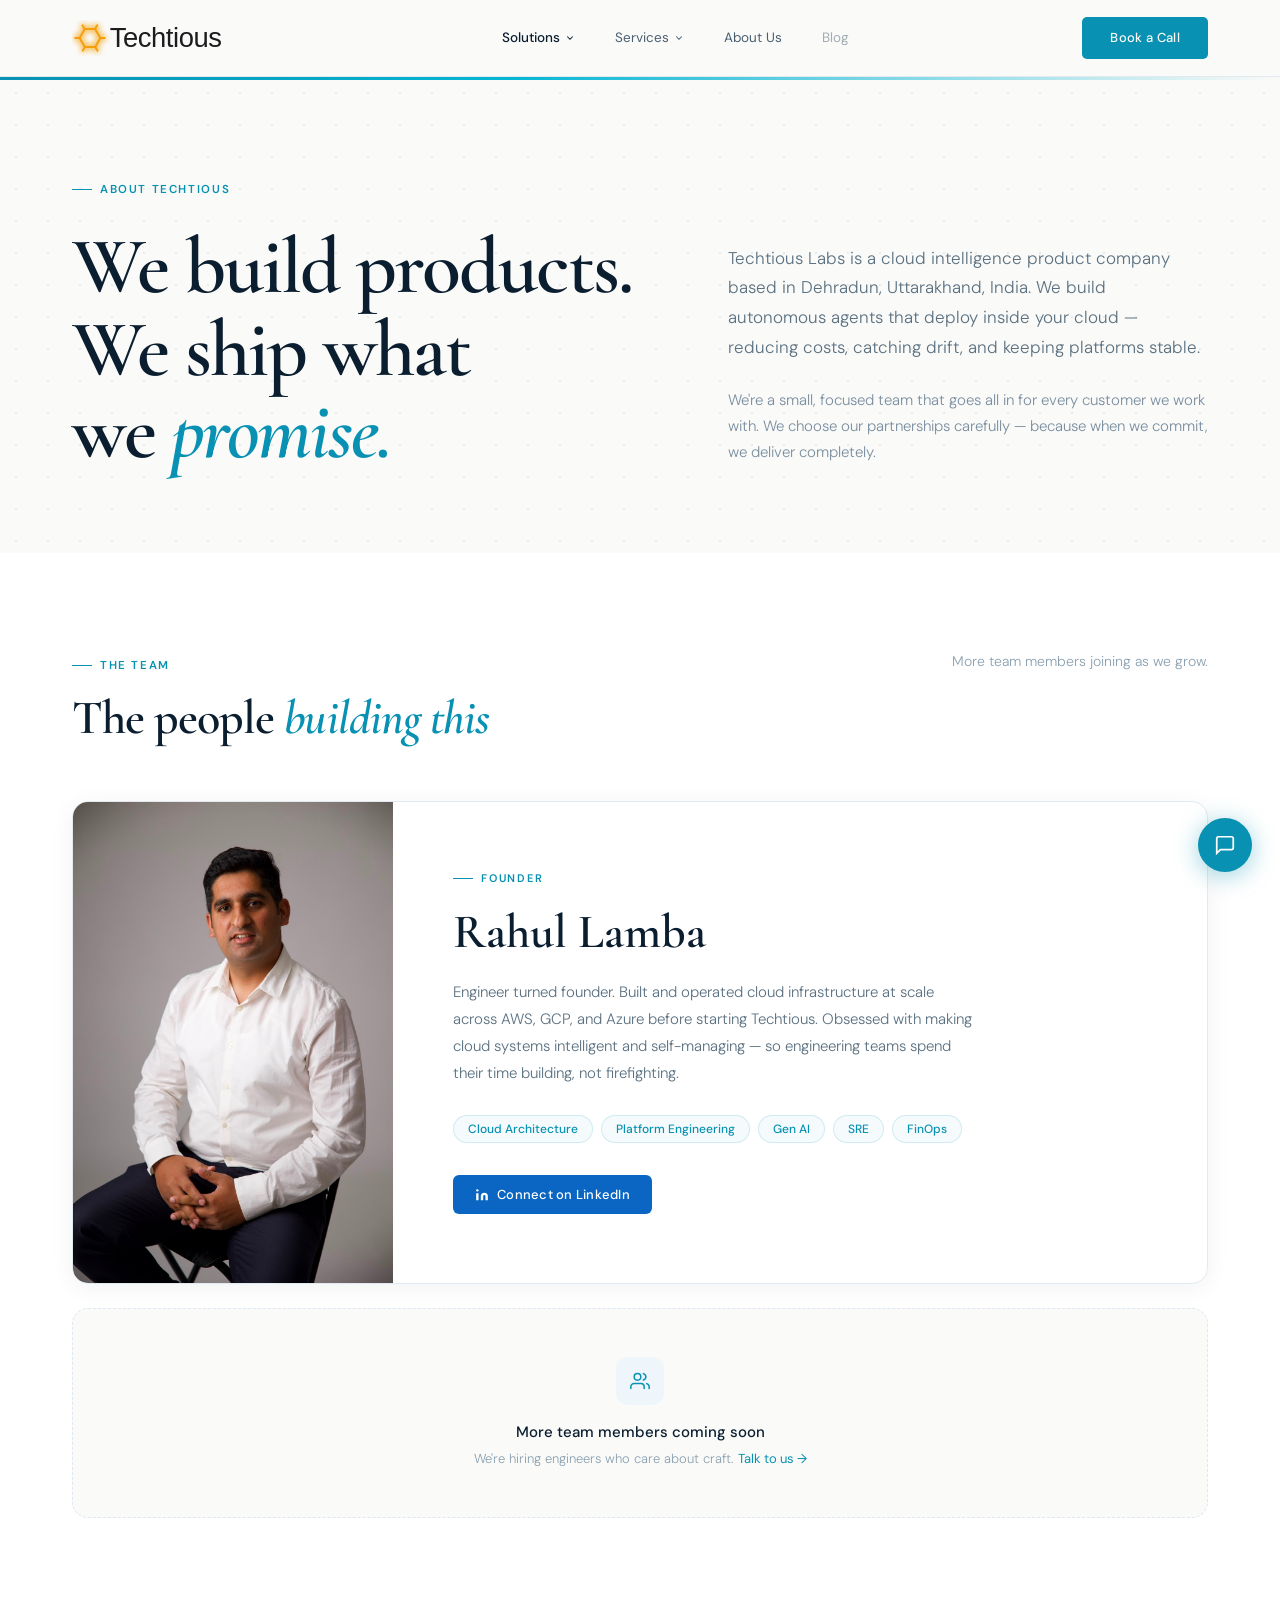
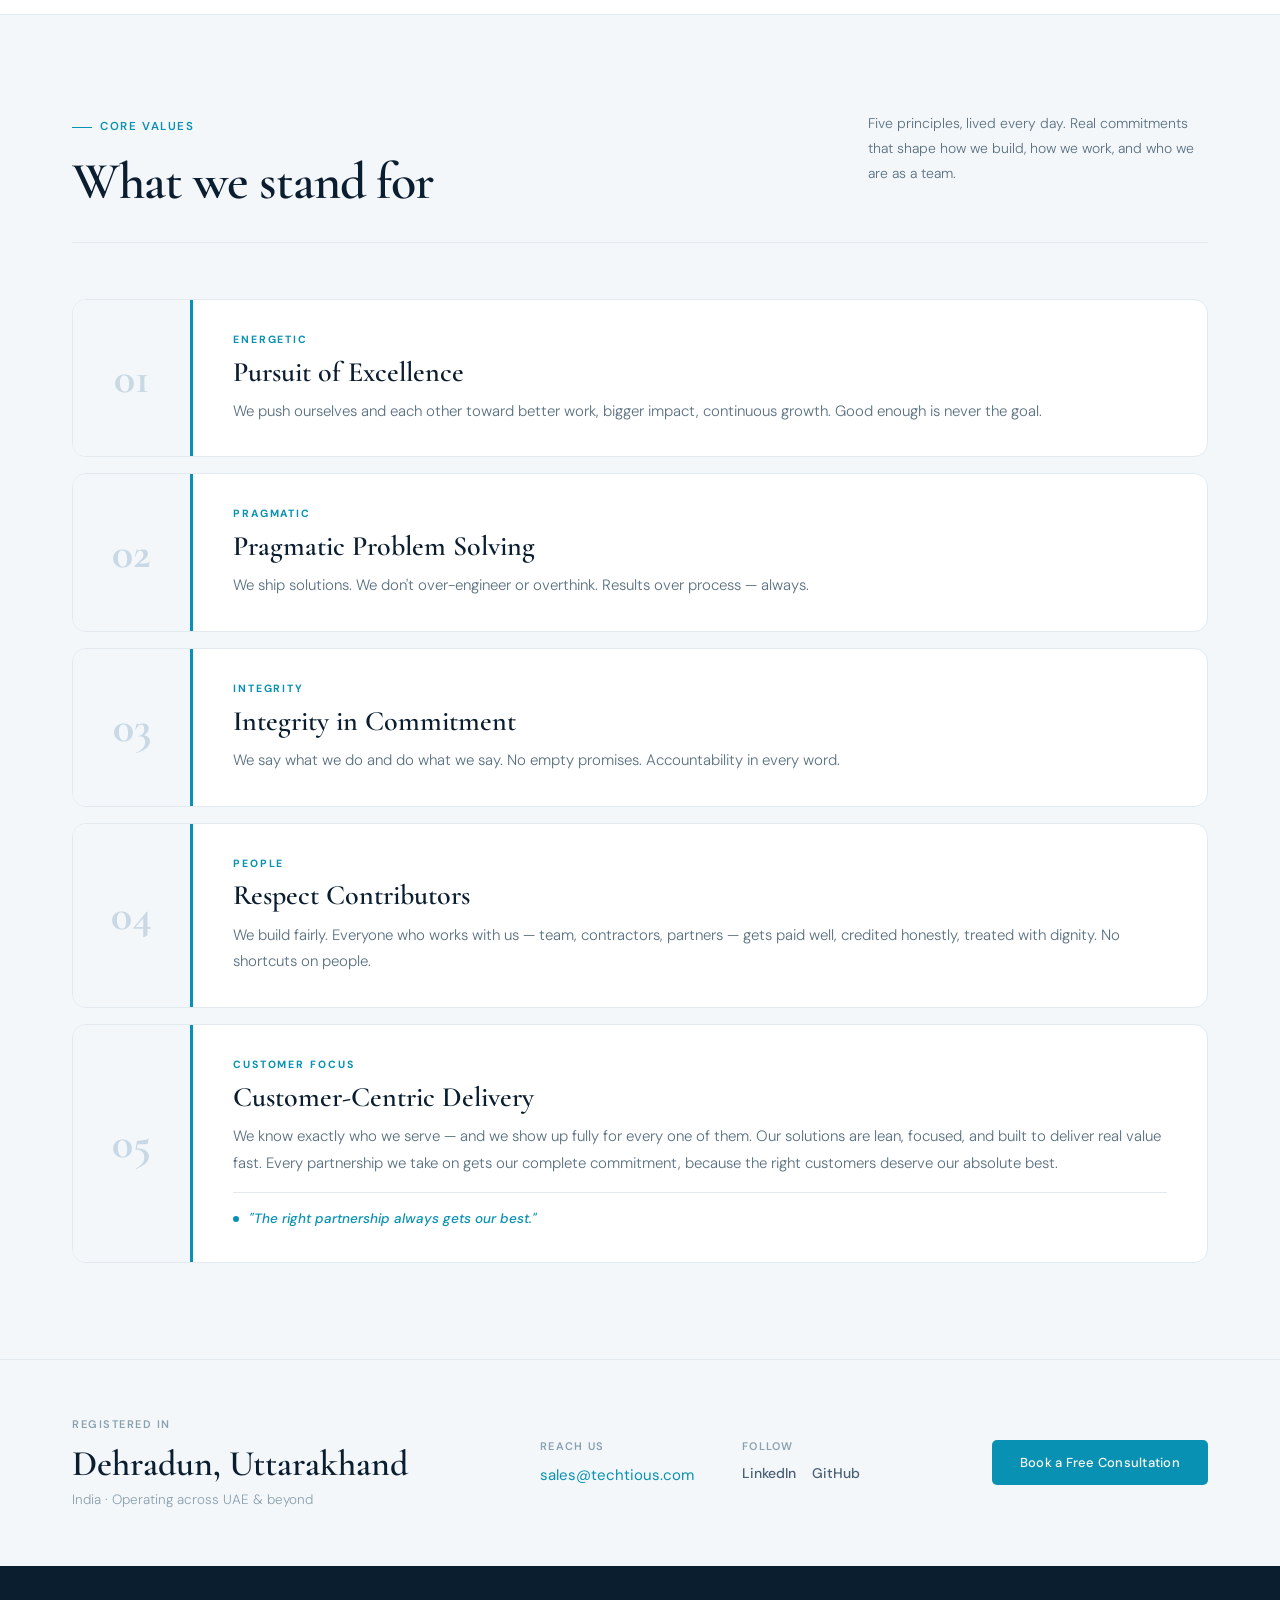
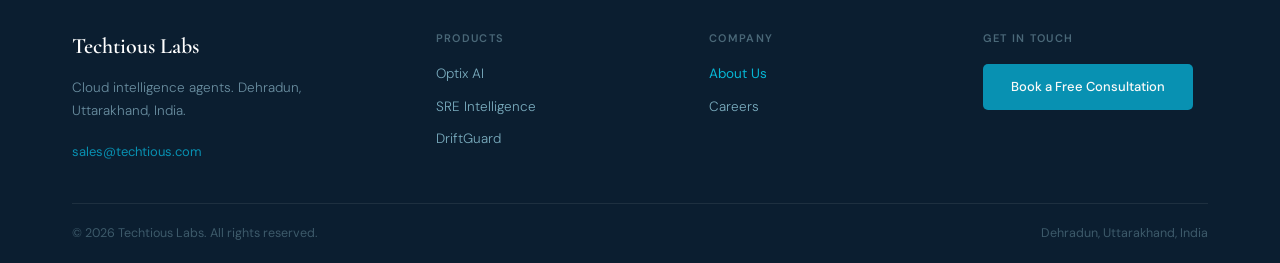
<file: about/index.html>
<!DOCTYPE html><html lang="en" data-astro-cid-hkbrpulz><head><meta charset="utf-8"><meta name="viewport" content="width=device-width, initial-scale=1"><title>About Techtious Labs — Cloud Intelligence from Dehradun</title><meta name="description" content="We build autonomous cloud intelligence agents that deploy inside your infrastructure. Learn about our team and mission."><link rel="canonical" href="https://beta.techtious.com/about/"><!-- Favicon --><link rel="icon" type="image/svg+xml" href="/favicon.svg"><link rel="icon" type="image/png" sizes="32x32" href="/favicon-32.png"><link rel="icon" type="image/png" sizes="16x16" href="/favicon-16.png"><link rel="icon" type="image/x-icon" href="/favicon.ico"><!-- Open Graph --><meta property="og:type" content="website"><meta property="og:site_name" content="Techtious Labs"><meta property="og:url" content="https://beta.techtious.com/about/"><meta property="og:title" content="About Techtious Labs — Cloud Intelligence from Dehradun"><meta property="og:description" content="We build autonomous cloud intelligence agents that deploy inside your infrastructure. Learn about our team and mission."><meta property="og:image" content="https://beta.techtious.com/og-image.png"><!-- Twitter / X --><meta name="twitter:card" content="summary_large_image"><meta name="twitter:title" content="About Techtious Labs — Cloud Intelligence from Dehradun"><meta name="twitter:description" content="We build autonomous cloud intelligence agents that deploy inside your infrastructure. Learn about our team and mission."><meta name="twitter:image" content="https://beta.techtious.com/og-image.png"><!-- JSON-LD: Organization --><script type="application/ld+json">{"@context":"https://schema.org","@type":"Organization","name":"Techtious Labs","url":"https://techtious.com","logo":"https://techtious.com/favicon.svg","description":"Autonomous cloud intelligence agents that deploy inside your infrastructure.","foundingLocation":"Dehradun, Uttarakhand, India","contactPoint":{"@type":"ContactPoint","email":"sales@techtious.com","contactType":"sales"},"sameAs":["https://www.linkedin.com/company/techtious","https://github.com/techtious"]}</script><script defer src="https://cloud.umami.is/script.js" data-website-id="9a9152d5-622e-4956-a0ae-99a470879ec4"></script><link rel="preconnect" href="https://fonts.googleapis.com"><link rel="preconnect" href="https://fonts.gstatic.com" crossorigin><link href="https://fonts.googleapis.com/css2?family=Cormorant+Garamond:ital,wght@0,400;0,500;0,600;0,700;1,400;1,600&family=DM+Sans:wght@300;400;500;600&display=swap" rel="stylesheet"><link rel="stylesheet" href="/_astro/Nav.CHQLUD9O.css"><link rel="stylesheet" href="/_astro/about.iXtFxEqP.css"></head><body data-astro-cid-hkbrpulz><style>astro-island,astro-slot,astro-static-slot{display:contents}</style><script>(()=>{var e=async t=>{await(await t())()};(self.Astro||(self.Astro={})).load=e;window.dispatchEvent(new Event("astro:load"));})();</script><script>(()=>{var g=Object.defineProperty;var w=(a,s,c)=>s in a?g(a,s,{enumerable:!0,configurable:!0,writable:!0,value:c}):a[s]=c;var l=(a,s,c)=>w(a,typeof s!="symbol"?s+"":s,c);var E=new Set(["__proto__","constructor","prototype"]);{let a={0:t=>y(t),1:t=>c(t),2:t=>new RegExp(t),3:t=>new Date(t),4:t=>new Map(c(t)),5:t=>new Set(c(t)),6:t=>BigInt(t),7:t=>new URL(t),8:t=>new Uint8Array(t),9:t=>new Uint16Array(t),10:t=>new Uint32Array(t),11:t=>Number.POSITIVE_INFINITY*t},s=t=>{let[p,e]=t;return p in a?a[p](e):void 0},c=t=>t.map(s),y=t=>typeof t!="object"||t===null?t:Object.fromEntries(Object.entries(t).map(([p,e])=>[p,s(e)]));class f extends HTMLElement{constructor(){super(...arguments);l(this,"Component");l(this,"hydrator");l(this,"hydrate",async()=>{var b;if(!this.hydrator||!this.isConnected)return;let e=(b=this.parentElement)==null?void 0:b.closest("astro-island[ssr]");if(e){e.addEventListener("astro:hydrate",this.hydrate,{once:!0});return}let r=this.querySelectorAll("astro-slot"),n={},d=this.querySelectorAll("template[data-astro-template]");for(let o of d){let i=o.closest(this.tagName);i!=null&&i.isSameNode(this)&&(n[o.getAttribute("data-astro-template")||"default"]=o.innerHTML,o.remove())}for(let o of r){let i=o.closest(this.tagName);i!=null&&i.isSameNode(this)&&(n[o.getAttribute("name")||"default"]=o.innerHTML)}let u;try{u=this.hasAttribute("props")?y(JSON.parse(this.getAttribute("props"))):{}}catch(o){let i=this.getAttribute("component-url")||"<unknown>",v=this.getAttribute("component-export");throw v&&(i+=` (export ${v})`),console.error(`[hydrate] Error parsing props for component ${i}`,this.getAttribute("props"),o),o}let h;await this.hydrator(this)(this.Component,u,n,{client:this.getAttribute("client")}),this.removeAttribute("ssr"),this.dispatchEvent(new CustomEvent("astro:hydrate"))});l(this,"unmount",()=>{this.isConnected||this.dispatchEvent(new CustomEvent("astro:unmount"))})}disconnectedCallback(){document.removeEventListener("astro:after-swap",this.unmount),document.addEventListener("astro:after-swap",this.unmount,{once:!0})}connectedCallback(){if(!this.hasAttribute("await-children")||document.readyState==="interactive"||document.readyState==="complete")this.childrenConnectedCallback();else{let e=()=>{document.removeEventListener("DOMContentLoaded",e),r.disconnect(),this.childrenConnectedCallback()},r=new MutationObserver(()=>{var n;((n=this.lastChild)==null?void 0:n.nodeType)===Node.COMMENT_NODE&&this.lastChild.nodeValue==="astro:end"&&(this.lastChild.remove(),e())});r.observe(this,{childList:!0}),document.addEventListener("DOMContentLoaded",e)}}async childrenConnectedCallback(){let e=this.getAttribute("before-hydration-url");e&&await import(e),this.start()}getRetryImportUrl(e){let r=new URL(e,document.baseURI);return r.searchParams.set("astro-retry",Date.now().toString()),r.toString()}async importWithRetry(e){try{return await import(e)}catch(r){return await new Promise(n=>setTimeout(n,1e3)),import(this.getRetryImportUrl(e))}}handleHydrationError(e){let r=this.getAttribute("component-url"),n=new CustomEvent("astro:hydration-error",{cancelable:!0,bubbles:!0,composed:!0,detail:{error:e,componentUrl:r}});this.dispatchEvent(n)&&console.error(`[astro-island] Error hydrating ${r}`,e)}async start(){let e=JSON.parse(this.getAttribute("opts")),r=this.getAttribute("client");if(Astro[r]===void 0){window.addEventListener(`astro:${r}`,()=>this.start(),{once:!0});return}try{await Astro[r](async()=>{let n=this.getAttribute("renderer-url");try{let[d,{default:u}]=await Promise.all([this.importWithRetry(this.getAttribute("component-url")),n?this.importWithRetry(n):Promise.resolve({default:()=>()=>{}})]),h=this.getAttribute("component-export")||"default";if(h.includes(".")){this.Component=d;for(let m of h.split(".")){if(E.has(m)||!this.Component||typeof this.Component!="object"&&typeof this.Component!="function"||!Object.hasOwn(this.Component,m))throw new Error(`Invalid component export path: ${h}`);this.Component=this.Component[m]}}else{if(E.has(h))throw new Error(`Invalid component export path: ${h}`);this.Component=d[h]}return this.hydrator=u,this.hydrate}catch(d){return this.handleHydrationError(d),()=>{}}},e,this)}catch(n){this.handleHydrationError(n)}}attributeChangedCallback(){this.hydrate()}}l(f,"observedAttributes",["props"]),customElements.get("astro-island")||customElements.define("astro-island",f)}})();</script><astro-island uid="Z1h4Psj" prefix="r1" component-url="/_astro/Nav.DVMDpZkk.js" component-export="default" renderer-url="/_astro/client.DW6xmEpB.js" props="{&quot;data-astro-cid-ta2fbyqs&quot;:[0,true]}" ssr client="load" opts="{&quot;name&quot;:&quot;Nav&quot;,&quot;value&quot;:true}" await-children><nav class="site-nav"><div class="nav-inner"><a href="/" style="display:flex;align-items:center;text-decoration:none"><img src="/images/Logo.svg" alt="Techtious" style="height:36px;width:auto"/></a><div class="nav-links"><div style="position:relative"><span class="nav-trigger">Solutions <svg width="10" height="10" viewBox="0 0 24 24" fill="none" stroke="currentColor" stroke-width="2.5" stroke-linecap="round" style="transition:transform .2s ease;transform:rotate(0deg);flex-shrink:0"><polyline points="6 9 12 15 18 9"></polyline></svg></span><div style="position:absolute;top:100%;left:50%;padding-top:8px;z-index:300;opacity:0;pointer-events:none;transform:translateX(-50%) translateY(-6px);transition:opacity .18s ease, transform .18s ease"><div class="nav-dropdown-panel" style="min-width:276px"><a href="/optix-ai" class="nav-dropdown-item"><div style="width:36px;height:36px;background:linear-gradient(135deg,#0891B2,#06B6D4);border-radius:9px;display:flex;align-items:center;justify-content:center;flex-shrink:0"><svg width="14" height="14" viewBox="0 0 24 24" fill="none"><path d="M12 2L9 9l-7 3 7 3 3 7 3-7 7-3-7-3z" fill="#fff"></path></svg></div><div style="flex:1;min-width:0"><div style="font-size:13px;font-weight:600;color:#0B1E30">Optix AI</div><div style="font-size:11.5px;color:#8AA0B0;font-weight:300;margin-top:1px">FinOps &amp; K8s cost intelligence</div></div><span style="font-size:10px;font-weight:600;color:#D97706;background:#FFFBEB;padding:2px 8px;border-radius:10px;text-transform:uppercase;letter-spacing:.04em;white-space:nowrap;flex-shrink:0">Beta</span></a><a href="/sre-intelligence" class="nav-dropdown-item"><div style="width:36px;height:36px;background:linear-gradient(135deg,#D97706,#F59E0B);border-radius:9px;display:flex;align-items:center;justify-content:center;flex-shrink:0"><svg width="14" height="14" viewBox="0 0 24 24" fill="none"><path d="M1 12s4-8 11-8 11 8 11 8-4 8-11 8-11-8-11-8z" stroke="#fff" stroke-width="2"></path><circle cx="12" cy="12" r="3" fill="#fff"></circle></svg></div><div style="flex:1;min-width:0"><div style="font-size:13px;font-weight:600;color:#0B1E30">SRE Intelligence</div><div style="font-size:11.5px;color:#8AA0B0;font-weight:300;margin-top:1px">Log analytics &amp; stability</div></div><span style="font-size:10px;font-weight:600;color:#64748B;background:#F1F5F9;padding:2px 8px;border-radius:10px;text-transform:uppercase;letter-spacing:.04em;white-space:nowrap;flex-shrink:0">Soon</span></a><a href="/driftguard" class="nav-dropdown-item"><div style="width:36px;height:36px;background:linear-gradient(135deg,#3B82F6,#60A5FA);border-radius:9px;display:flex;align-items:center;justify-content:center;flex-shrink:0"><svg width="14" height="14" viewBox="0 0 24 24" fill="none"><polyline points="17 1 21 5 17 9" stroke="#fff" stroke-width="2" stroke-linecap="round"></polyline><path d="M3 11V9a4 4 0 0 1 4-4h14" stroke="#fff" stroke-width="2" stroke-linecap="round"></path><polyline points="7 23 3 19 7 15" stroke="#fff" stroke-width="2" stroke-linecap="round"></polyline><path d="M21 13v2a4 4 0 0 1-4 4H3" stroke="#fff" stroke-width="2" stroke-linecap="round"></path></svg></div><div style="flex:1;min-width:0"><div style="font-size:13px;font-weight:600;color:#0B1E30">DriftGuard</div><div style="font-size:11.5px;color:#8AA0B0;font-weight:300;margin-top:1px">Environment sync &amp; drift detection</div></div><span style="font-size:10px;font-weight:600;color:#64748B;background:#F1F5F9;padding:2px 8px;border-radius:10px;text-transform:uppercase;letter-spacing:.04em;white-space:nowrap;flex-shrink:0">Soon</span></a></div></div></div><div style="position:relative"><span class="nav-trigger" style="font-weight:400;color:#4A5F72">Services <svg width="10" height="10" viewBox="0 0 24 24" fill="none" stroke="currentColor" stroke-width="2.5" stroke-linecap="round" style="transition:transform .2s ease;transform:rotate(0deg);flex-shrink:0"><polyline points="6 9 12 15 18 9"></polyline></svg></span><div style="position:absolute;top:100%;left:50%;padding-top:8px;z-index:300;opacity:0;pointer-events:none;transform:translateX(-50%) translateY(-6px);transition:opacity .18s ease, transform .18s ease"><div class="nav-dropdown-panel" style="min-width:292px"><a href="/services#cloud-engineering" class="nav-dropdown-item"><div style="width:36px;height:36px;background:#EEF6FB;border-radius:9px;display:flex;align-items:center;justify-content:center;flex-shrink:0"><svg width="14" height="14" viewBox="0 0 24 24" fill="none" stroke="#0891B2" stroke-width="1.8" stroke-linecap="round"><path d="M18 10h-1.26A8 8 0 1 0 9 20h9a5 5 0 0 0 0-10z"></path></svg></div><div style="min-width:0"><div style="font-size:13px;font-weight:600;color:#0B1E30">Cloud Engineering</div><div style="font-size:11.5px;color:#8AA0B0;font-weight:300;margin-top:1px">AWS · GCP · Azure architecture</div></div><svg width="12" height="12" viewBox="0 0 24 24" fill="none" stroke="#C8D8E4" stroke-width="2" stroke-linecap="round" style="margin-left:auto;flex-shrink:0"><polyline points="9 18 15 12 9 6"></polyline></svg></a><a href="/services#platform-engineering" class="nav-dropdown-item"><div style="width:36px;height:36px;background:#EEF6FB;border-radius:9px;display:flex;align-items:center;justify-content:center;flex-shrink:0"><svg width="14" height="14" viewBox="0 0 24 24" fill="none" stroke="#0891B2" stroke-width="1.8" stroke-linecap="round"><polygon points="12 2 2 7 12 12 22 7 12 2"></polygon><polyline points="2 17 12 22 22 17"></polyline><polyline points="2 12 12 17 22 12"></polyline></svg></div><div style="min-width:0"><div style="font-size:13px;font-weight:600;color:#0B1E30">Platform Engineering</div><div style="font-size:11.5px;color:#8AA0B0;font-weight:300;margin-top:1px">Kubernetes · IDP · developer portals</div></div><svg width="12" height="12" viewBox="0 0 24 24" fill="none" stroke="#C8D8E4" stroke-width="2" stroke-linecap="round" style="margin-left:auto;flex-shrink:0"><polyline points="9 18 15 12 9 6"></polyline></svg></a><a href="/services#gen-ai-solutions" class="nav-dropdown-item"><div style="width:36px;height:36px;background:#EEF6FB;border-radius:9px;display:flex;align-items:center;justify-content:center;flex-shrink:0"><svg width="14" height="14" viewBox="0 0 24 24" fill="none" stroke="#0891B2" stroke-width="1.8" stroke-linecap="round"><path d="M12 2L9 9l-7 3 7 3 3 7 3-7 7-3-7-3z"></path></svg></div><div style="min-width:0"><div style="font-size:13px;font-weight:600;color:#0B1E30">Gen AI Solutions</div><div style="font-size:11.5px;color:#8AA0B0;font-weight:300;margin-top:1px">Agentic systems · LLM pipelines</div></div><svg width="12" height="12" viewBox="0 0 24 24" fill="none" stroke="#C8D8E4" stroke-width="2" stroke-linecap="round" style="margin-left:auto;flex-shrink:0"><polyline points="9 18 15 12 9 6"></polyline></svg></a><a href="/services#observability-sre" class="nav-dropdown-item"><div style="width:36px;height:36px;background:#EEF6FB;border-radius:9px;display:flex;align-items:center;justify-content:center;flex-shrink:0"><svg width="14" height="14" viewBox="0 0 24 24" fill="none" stroke="#0891B2" stroke-width="1.8" stroke-linecap="round"><path d="M1 12s4-8 11-8 11 8 11 8-4 8-11 8-11-8-11-8z"></path><circle cx="12" cy="12" r="3"></circle></svg></div><div style="min-width:0"><div style="font-size:13px;font-weight:600;color:#0B1E30">Observability &amp; SRE</div><div style="font-size:11.5px;color:#8AA0B0;font-weight:300;margin-top:1px">Monitoring · reliability · SLOs</div></div><svg width="12" height="12" viewBox="0 0 24 24" fill="none" stroke="#C8D8E4" stroke-width="2" stroke-linecap="round" style="margin-left:auto;flex-shrink:0"><polyline points="9 18 15 12 9 6"></polyline></svg></a><a href="/services#migration-modernization" class="nav-dropdown-item"><div style="width:36px;height:36px;background:#EEF6FB;border-radius:9px;display:flex;align-items:center;justify-content:center;flex-shrink:0"><svg width="14" height="14" viewBox="0 0 24 24" fill="none" stroke="#0891B2" stroke-width="1.8" stroke-linecap="round"><polyline points="17 1 21 5 17 9"></polyline><path d="M3 11V9a4 4 0 0 1 4-4h14"></path><polyline points="7 23 3 19 7 15"></polyline><path d="M21 13v2a4 4 0 0 1-4 4H3"></path></svg></div><div style="min-width:0"><div style="font-size:13px;font-weight:600;color:#0B1E30">Migration &amp; Modernization</div><div style="font-size:11.5px;color:#8AA0B0;font-weight:300;margin-top:1px">Lift-shift · re-architecture</div></div><svg width="12" height="12" viewBox="0 0 24 24" fill="none" stroke="#C8D8E4" stroke-width="2" stroke-linecap="round" style="margin-left:auto;flex-shrink:0"><polyline points="9 18 15 12 9 6"></polyline></svg></a></div></div></div><a href="/about" class="nav-plain-link">About Us</a><span class="nav-plain-link" style="cursor:not-allowed;opacity:0.5">Blog</span></div><a href="https://cal.com/techtious/30min" target="_blank" rel="noopener" class="nav-cta-btn">Book a Call</a><button class="nav-hamburger" aria-label="Toggle menu"><svg width="22" height="22" viewBox="0 0 24 24" fill="none" stroke="#0B1E30" stroke-width="2" stroke-linecap="round"><line x1="3" y1="12" x2="21" y2="12"></line><line x1="3" y1="6" x2="21" y2="6"></line><line x1="3" y1="18" x2="21" y2="18"></line></svg></button></div></nav><div class="nav-mobile-panel"><div class="nav-mobile-inner"><button class="nav-mobile-link">Solutions<svg width="14" height="14" viewBox="0 0 24 24" fill="none" stroke="#8AA0B0" stroke-width="2" stroke-linecap="round" style="transform:none;transition:transform .2s"><polyline points="6 9 12 15 18 9"></polyline></svg></button><button class="nav-mobile-link">Services<svg width="14" height="14" viewBox="0 0 24 24" fill="none" stroke="#8AA0B0" stroke-width="2" stroke-linecap="round" style="transform:none;transition:transform .2s"><polyline points="6 9 12 15 18 9"></polyline></svg></button><a href="/about" class="nav-mobile-link" style="text-decoration:none">About Us</a><a href="https://cal.com/techtious/30min" target="_blank" rel="noopener" class="nav-mobile-cta">Book a Call</a></div></div><!--astro:end--></astro-island><section class="section" style="position:relative;overflow:hidden;background:#FAFAF8;padding-bottom:80px;" data-astro-cid-ta2fbyqs><div class="dot-grid" style="position:absolute;inset:0;opacity:.38;pointer-events:none;" data-astro-cid-ta2fbyqs></div><div style="position:absolute;top:0;left:0;right:0;height:3px;background:linear-gradient(90deg,#0891B2,#06B6D4 40%,transparent);" data-astro-cid-ta2fbyqs></div><div class="wrap" data-astro-cid-ta2fbyqs><div style="display:inline-flex;align-items:center;gap:8px;margin-bottom:28px;" data-astro-cid-ta2fbyqs><div style="width:20px;height:1px;background:#0891B2;" data-astro-cid-ta2fbyqs></div><span style="font-size:11.5px;font-weight:600;text-transform:uppercase;letter-spacing:.14em;color:#0891B2;" data-astro-cid-ta2fbyqs>About Techtious</span></div><div class="about-hero-grid" data-astro-cid-ta2fbyqs><h1 class="h1-xl" style="margin-bottom:0;" data-astro-cid-ta2fbyqs>We build products.<br data-astro-cid-ta2fbyqs>We ship what<br data-astro-cid-ta2fbyqs>we <em style="font-style:italic;color:#0891B2;" data-astro-cid-ta2fbyqs>promise.</em></h1><div style="padding-bottom:8px;" data-astro-cid-ta2fbyqs><p style="font-size:17px;font-weight:300;line-height:1.75;color:#5A7080;margin-bottom:24px;" data-astro-cid-ta2fbyqs>Techtious Labs is a cloud intelligence product company based in Dehradun, Uttarakhand, India. We build autonomous agents that deploy inside your cloud — reducing costs, catching drift, and keeping platforms stable.</p><p style="font-size:15px;font-weight:300;line-height:1.75;color:#7A8EA0;" data-astro-cid-ta2fbyqs>We're a small, focused team that goes all in for every customer we work with. We choose our partnerships carefully — because when we commit, we deliver completely.</p></div></div></div></section><section class="section" style="background:#fff;" data-astro-cid-ta2fbyqs><div class="wrap" data-astro-cid-ta2fbyqs><div style="display:flex;align-items:baseline;justify-content:space-between;gap:32px;flex-wrap:wrap;margin-bottom:56px;" data-astro-cid-ta2fbyqs><div data-astro-cid-ta2fbyqs><div style="display:inline-flex;align-items:center;gap:8px;margin-bottom:18px;" data-astro-cid-ta2fbyqs><div style="width:20px;height:1px;background:#0891B2;" data-astro-cid-ta2fbyqs></div><span style="font-size:11.5px;font-weight:600;text-transform:uppercase;letter-spacing:.14em;color:#0891B2;" data-astro-cid-ta2fbyqs>The Team</span></div><h2 class="h2-lg" data-astro-cid-ta2fbyqs>The people <em style="font-style:italic;color:#0891B2;" data-astro-cid-ta2fbyqs>building this</em></h2></div><p style="font-size:14px;font-weight:300;color:#8AA0B0;max-width:280px;" data-astro-cid-ta2fbyqs>More team members joining as we grow.</p></div><!-- Founder card --><div class="founder-grid" data-astro-cid-ta2fbyqs><div class="founder-photo" data-astro-cid-ta2fbyqs><img src="/rahul-lamba.jpg" alt="Rahul Lamba" style="width:100%;height:100%;object-fit:cover;object-position:center top;display:block;" data-astro-cid-ta2fbyqs></div><div class="founder-details" data-astro-cid-ta2fbyqs><div style="display:inline-flex;align-items:center;gap:8px;margin-bottom:20px;" data-astro-cid-ta2fbyqs><div style="width:20px;height:1px;background:#0891B2;" data-astro-cid-ta2fbyqs></div><span style="font-size:11px;font-weight:600;text-transform:uppercase;letter-spacing:.16em;color:#0891B2;" data-astro-cid-ta2fbyqs>Founder</span></div><h3 style="font-family:'Cormorant Garamond',serif;font-size:48px;font-weight:600;color:#0B1E30;line-height:1.08;margin-bottom:20px;" data-astro-cid-ta2fbyqs>Rahul Lamba</h3><p style="font-size:15px;font-weight:300;line-height:1.8;color:#5A7080;max-width:520px;margin-bottom:28px;" data-astro-cid-ta2fbyqs>Engineer turned founder. Built and operated cloud infrastructure at scale across AWS, GCP, and Azure before starting Techtious. Obsessed with making cloud systems intelligent and self-managing — so engineering teams spend their time building, not firefighting.</p><div style="display:flex;flex-wrap:wrap;gap:8px;margin-bottom:32px;" data-astro-cid-ta2fbyqs><span style="font-size:12px;font-weight:500;color:#0891B2;padding:4px 14px;border:1px solid #0891B228;border-radius:20px;background:#0891B20A;" data-astro-cid-ta2fbyqs>Cloud Architecture</span><span style="font-size:12px;font-weight:500;color:#0891B2;padding:4px 14px;border:1px solid #0891B228;border-radius:20px;background:#0891B20A;" data-astro-cid-ta2fbyqs>Platform Engineering</span><span style="font-size:12px;font-weight:500;color:#0891B2;padding:4px 14px;border:1px solid #0891B228;border-radius:20px;background:#0891B20A;" data-astro-cid-ta2fbyqs>Gen AI</span><span style="font-size:12px;font-weight:500;color:#0891B2;padding:4px 14px;border:1px solid #0891B228;border-radius:20px;background:#0891B20A;" data-astro-cid-ta2fbyqs>SRE</span><span style="font-size:12px;font-weight:500;color:#0891B2;padding:4px 14px;border:1px solid #0891B228;border-radius:20px;background:#0891B20A;" data-astro-cid-ta2fbyqs>FinOps</span></div><a href="https://www.linkedin.com/in/connectwithrl/" target="_blank" rel="noopener" style="display:inline-flex;align-items:center;gap:8px;background:#0A66C2;color:#fff;font-size:13px;font-weight:500;padding:10px 22px;border-radius:6px;text-decoration:none;align-self:flex-start;letter-spacing:.02em;" data-astro-cid-ta2fbyqs><svg width="14" height="14" viewBox="0 0 24 24" fill="#fff" data-astro-cid-ta2fbyqs><path d="M16 8a6 6 0 0 1 6 6v7h-4v-7a2 2 0 0 0-2-2 2 2 0 0 0-2 2v7h-4v-7a6 6 0 0 1 6-6z" data-astro-cid-ta2fbyqs></path><rect x="2" y="9" width="4" height="12" data-astro-cid-ta2fbyqs></rect><circle cx="4" cy="4" r="2" data-astro-cid-ta2fbyqs></circle></svg>Connect on LinkedIn</a></div></div><!-- Future team placeholder --><div style="margin-top:24px;border:1.5px dashed #DDE8F0;border-radius:16px;padding:48px;text-align:center;background:#FAFAF8;" data-astro-cid-ta2fbyqs><div style="width:48px;height:48px;background:#EEF6FB;border-radius:12px;display:flex;align-items:center;justify-content:center;margin:0 auto 16px;" data-astro-cid-ta2fbyqs><svg width="20" height="20" viewBox="0 0 24 24" fill="none" stroke="#0891B2" stroke-width="1.8" stroke-linecap="round" data-astro-cid-ta2fbyqs><path d="M17 21v-2a4 4 0 0 0-4-4H5a4 4 0 0 0-4 4v2" data-astro-cid-ta2fbyqs></path><circle cx="9" cy="7" r="4" data-astro-cid-ta2fbyqs></circle><path d="M23 21v-2a4 4 0 0 0-3-3.87" data-astro-cid-ta2fbyqs></path><path d="M16 3.13a4 4 0 0 1 0 7.75" data-astro-cid-ta2fbyqs></path></svg></div><p style="font-size:15px;font-weight:500;color:#0B1E30;margin-bottom:6px;" data-astro-cid-ta2fbyqs>More team members coming soon</p><p style="font-size:13px;font-weight:300;color:#8AA0B0;" data-astro-cid-ta2fbyqs>We're hiring engineers who care about craft. <a href="https://cal.com/techtious/30min" target="_blank" rel="noopener" style="color:#0891B2;text-decoration:none;font-weight:400;" data-astro-cid-ta2fbyqs>Talk to us →</a></p></div></div></section><section class="section" style="background:#F4F7FA;border-top:1px solid #E2EAF0;" data-astro-cid-ta2fbyqs><div class="wrap" data-astro-cid-ta2fbyqs><!-- Header --><div class="values-header" data-astro-cid-ta2fbyqs><div data-astro-cid-ta2fbyqs><div style="display:inline-flex;align-items:center;gap:8px;margin-bottom:18px;" data-astro-cid-ta2fbyqs><div style="width:20px;height:1px;background:#0891B2;" data-astro-cid-ta2fbyqs></div><span style="font-size:11.5px;font-weight:600;text-transform:uppercase;letter-spacing:.14em;color:#0891B2;" data-astro-cid-ta2fbyqs>Core Values</span></div><h2 style="font-family:'Cormorant Garamond',serif;font-size:52px;font-weight:600;letter-spacing:-.02em;color:#0B1E30;line-height:1.08;" data-astro-cid-ta2fbyqs>What we stand for</h2></div><p style="font-size:14px;font-weight:300;line-height:1.8;color:#5A7080;max-width:340px;" data-astro-cid-ta2fbyqs>Five principles, lived every day. Real commitments that shape how we build, how we work, and who we are as a team.</p></div><!-- Values list --><div class="values-grid" data-astro-cid-ta2fbyqs><div class="value-card" data-astro-cid-ta2fbyqs><div class="value-card-num" data-astro-cid-ta2fbyqs>01</div><div class="value-card-content" data-astro-cid-ta2fbyqs><div class="value-card-label" data-astro-cid-ta2fbyqs>Energetic</div><h3 class="value-card-title" data-astro-cid-ta2fbyqs>Pursuit of Excellence</h3><p class="value-card-body" data-astro-cid-ta2fbyqs>We push ourselves and each other toward better work, bigger impact, continuous growth. Good enough is never the goal.</p></div></div><div class="value-card" data-astro-cid-ta2fbyqs><div class="value-card-num" data-astro-cid-ta2fbyqs>02</div><div class="value-card-content" data-astro-cid-ta2fbyqs><div class="value-card-label" data-astro-cid-ta2fbyqs>Pragmatic</div><h3 class="value-card-title" data-astro-cid-ta2fbyqs>Pragmatic Problem Solving</h3><p class="value-card-body" data-astro-cid-ta2fbyqs>We ship solutions. We don&#39;t over-engineer or overthink. Results over process — always.</p></div></div><div class="value-card" data-astro-cid-ta2fbyqs><div class="value-card-num" data-astro-cid-ta2fbyqs>03</div><div class="value-card-content" data-astro-cid-ta2fbyqs><div class="value-card-label" data-astro-cid-ta2fbyqs>Integrity</div><h3 class="value-card-title" data-astro-cid-ta2fbyqs>Integrity in Commitment</h3><p class="value-card-body" data-astro-cid-ta2fbyqs>We say what we do and do what we say. No empty promises. Accountability in every word.</p></div></div><div class="value-card" data-astro-cid-ta2fbyqs><div class="value-card-num" data-astro-cid-ta2fbyqs>04</div><div class="value-card-content" data-astro-cid-ta2fbyqs><div class="value-card-label" data-astro-cid-ta2fbyqs>People</div><h3 class="value-card-title" data-astro-cid-ta2fbyqs>Respect Contributors</h3><p class="value-card-body" data-astro-cid-ta2fbyqs>We build fairly. Everyone who works with us — team, contractors, partners — gets paid well, credited honestly, treated with dignity. No shortcuts on people.</p></div></div><div class="value-card" data-astro-cid-ta2fbyqs><div class="value-card-num" data-astro-cid-ta2fbyqs>05</div><div class="value-card-content" data-astro-cid-ta2fbyqs><div class="value-card-label" data-astro-cid-ta2fbyqs>Customer Focus</div><h3 class="value-card-title" data-astro-cid-ta2fbyqs>Customer-Centric Delivery</h3><p class="value-card-body" data-astro-cid-ta2fbyqs>We know exactly who we serve — and we show up fully for every one of them. Our solutions are lean, focused, and built to deliver real value fast. Every partnership we take on gets our complete commitment, because the right customers deserve our absolute best.</p><div class="value-card-quote" data-astro-cid-ta2fbyqs><div class="value-card-dot" data-astro-cid-ta2fbyqs></div><span data-astro-cid-ta2fbyqs>&quot;The right partnership always gets our best.&quot;</span></div></div></div></div></div></section><section class="section-sm" style="background:#F4F7FA;border-top:1px solid #E2EAF0;" data-astro-cid-ta2fbyqs><div class="wrap" data-astro-cid-ta2fbyqs><div class="location-row" data-astro-cid-ta2fbyqs><div data-astro-cid-ta2fbyqs><div style="font-size:11px;font-weight:600;text-transform:uppercase;letter-spacing:.14em;color:#8AA0B0;margin-bottom:12px;" data-astro-cid-ta2fbyqs>Registered in</div><div style="font-family:'Cormorant Garamond',serif;font-size:36px;font-weight:600;color:#0B1E30;line-height:1.1;" data-astro-cid-ta2fbyqs>Dehradun, Uttarakhand</div><div style="font-size:13.5px;font-weight:300;color:#8AA0B0;margin-top:6px;" data-astro-cid-ta2fbyqs>India · Operating across UAE &amp; beyond</div></div><div style="display:flex;gap:48px;flex-wrap:wrap;" data-astro-cid-ta2fbyqs><div data-astro-cid-ta2fbyqs><div style="font-size:11px;font-weight:600;text-transform:uppercase;letter-spacing:.12em;color:#8AA0B0;margin-bottom:8px;" data-astro-cid-ta2fbyqs>Reach us</div><a href="mailto:sales@techtious.com" style="font-size:15px;color:#0891B2;text-decoration:none;font-weight:400;" data-astro-cid-ta2fbyqs>sales@techtious.com</a></div><div data-astro-cid-ta2fbyqs><div style="font-size:11px;font-weight:600;text-transform:uppercase;letter-spacing:.12em;color:#8AA0B0;margin-bottom:8px;" data-astro-cid-ta2fbyqs>Follow</div><div style="display:flex;gap:16px;" data-astro-cid-ta2fbyqs><a href="https://www.linkedin.com/company/techtious" target="_blank" rel="noopener" style="font-size:14px;font-weight:500;color:#4A5F72;text-decoration:none;" data-astro-cid-ta2fbyqs>LinkedIn</a><a href="https://github.com/techtious" target="_blank" rel="noopener" style="font-size:14px;font-weight:500;color:#4A5F72;text-decoration:none;" data-astro-cid-ta2fbyqs>GitHub</a></div></div></div><a href="https://cal.com/techtious/30min" target="_blank" rel="noopener" style="background:#0891B2;color:#FAFAF8;font-size:13px;font-weight:500;padding:13px 28px;border-radius:5px;text-decoration:none;letter-spacing:.02em;flex-shrink:0;" data-astro-cid-ta2fbyqs>Book a Free Consultation</a></div></div></section><footer style="background:#0B1E30;padding:64px 0 0;" data-astro-cid-ta2fbyqs><div class="wrap" style="padding-top:0;" data-astro-cid-ta2fbyqs><div class="grid-footer" style="padding-bottom:40px;border-bottom:1px solid rgba(255,255,255,.08);" data-astro-cid-ta2fbyqs><div data-astro-cid-ta2fbyqs><div style="font-family:'Cormorant Garamond',serif;font-size:22px;font-weight:600;color:#fff;margin-bottom:14px;" data-astro-cid-ta2fbyqs>Techtious Labs</div><p style="font-size:13.5px;font-weight:300;line-height:1.7;color:#6A8EA0;max-width:240px;margin-bottom:16px;" data-astro-cid-ta2fbyqs>Cloud intelligence agents. Dehradun, Uttarakhand, India.</p><a href="mailto:sales@techtious.com" style="font-size:13px;color:#0891B2;text-decoration:none;" data-astro-cid-ta2fbyqs>sales@techtious.com</a></div><div data-astro-cid-ta2fbyqs><div style="font-size:11px;font-weight:600;text-transform:uppercase;letter-spacing:.12em;color:#4A6878;margin-bottom:18px;" data-astro-cid-ta2fbyqs>Products</div><div style="display:flex;flex-direction:column;gap:12px;" data-astro-cid-ta2fbyqs><a href="/optix-ai" style="font-size:13.5px;color:#7AACBE;text-decoration:none;font-weight:300;" data-astro-cid-ta2fbyqs>Optix AI</a><a href="/sre-intelligence" style="font-size:13.5px;color:#7AACBE;text-decoration:none;font-weight:300;" data-astro-cid-ta2fbyqs>SRE Intelligence</a><a href="/driftguard" style="font-size:13.5px;color:#7AACBE;text-decoration:none;font-weight:300;" data-astro-cid-ta2fbyqs>DriftGuard</a></div></div><div data-astro-cid-ta2fbyqs><div style="font-size:11px;font-weight:600;text-transform:uppercase;letter-spacing:.12em;color:#4A6878;margin-bottom:18px;" data-astro-cid-ta2fbyqs>Company</div><div style="display:flex;flex-direction:column;gap:12px;" data-astro-cid-ta2fbyqs><a href="/about" style="font-size:13.5px;color:#06B6D4;text-decoration:none;font-weight:400;" data-astro-cid-ta2fbyqs>About Us</a><a href="/careers" style="font-size:13.5px;color:#7AACBE;text-decoration:none;font-weight:300;" data-astro-cid-ta2fbyqs>Careers</a></div></div><div data-astro-cid-ta2fbyqs><div style="font-size:11px;font-weight:600;text-transform:uppercase;letter-spacing:.12em;color:#4A6878;margin-bottom:18px;" data-astro-cid-ta2fbyqs>Get in Touch</div><a href="https://cal.com/techtious/30min" target="_blank" rel="noopener" style="display:inline-block;background:#0891B2;color:#FAFAF8;font-size:13px;font-weight:500;padding:13px 28px;border-radius:5px;text-decoration:none;" data-astro-cid-ta2fbyqs>Book a Free Consultation</a></div></div><div style="padding:20px 0;display:flex;justify-content:space-between;flex-wrap:wrap;gap:8px;" data-astro-cid-ta2fbyqs><span style="font-size:12.5px;color:#3D5A6A;" data-astro-cid-ta2fbyqs>© 2026 Techtious Labs. All rights reserved.</span><span style="font-size:12.5px;color:#3D5A6A;" data-astro-cid-ta2fbyqs>Dehradun, Uttarakhand, India</span></div></div></footer><script type="module">var e=new IntersectionObserver(t=>{t.forEach(t=>{t.isIntersecting&&(t.target.classList.add(`is-visible`),e.unobserve(t.target))})},{threshold:.15});document.querySelectorAll(`.founder-grid`).forEach(t=>e.observe(t));</script><script>(()=>{var e=async t=>{await(await t())()};(self.Astro||(self.Astro={})).only=e;window.dispatchEvent(new Event("astro:only"));})();</script><astro-island uid="1FUW6" component-url="/_astro/ChatWidget.CkAoKW8i.js" component-export="default" renderer-url="/_astro/client.DW6xmEpB.js" props="{&quot;data-astro-cid-hkbrpulz&quot;:[0,true]}" ssr client="only" opts="{&quot;name&quot;:&quot;ChatWidget&quot;,&quot;value&quot;:&quot;react&quot;}"></astro-island><!-- Zoho SalesIQ --><script>
    window.$zoho = window.$zoho || {};
    window.$zoho.salesiq = window.$zoho.salesiq || { ready: function(){} };
  </script><script id="zsiqscript" src="https://salesiq.zoho.com/widget?wc=siq488fa55cb9a0e264a5d66984752c47a5ba891f7aa9e5d109e75356bd10ae001d" defer></script></body></html>
</file>
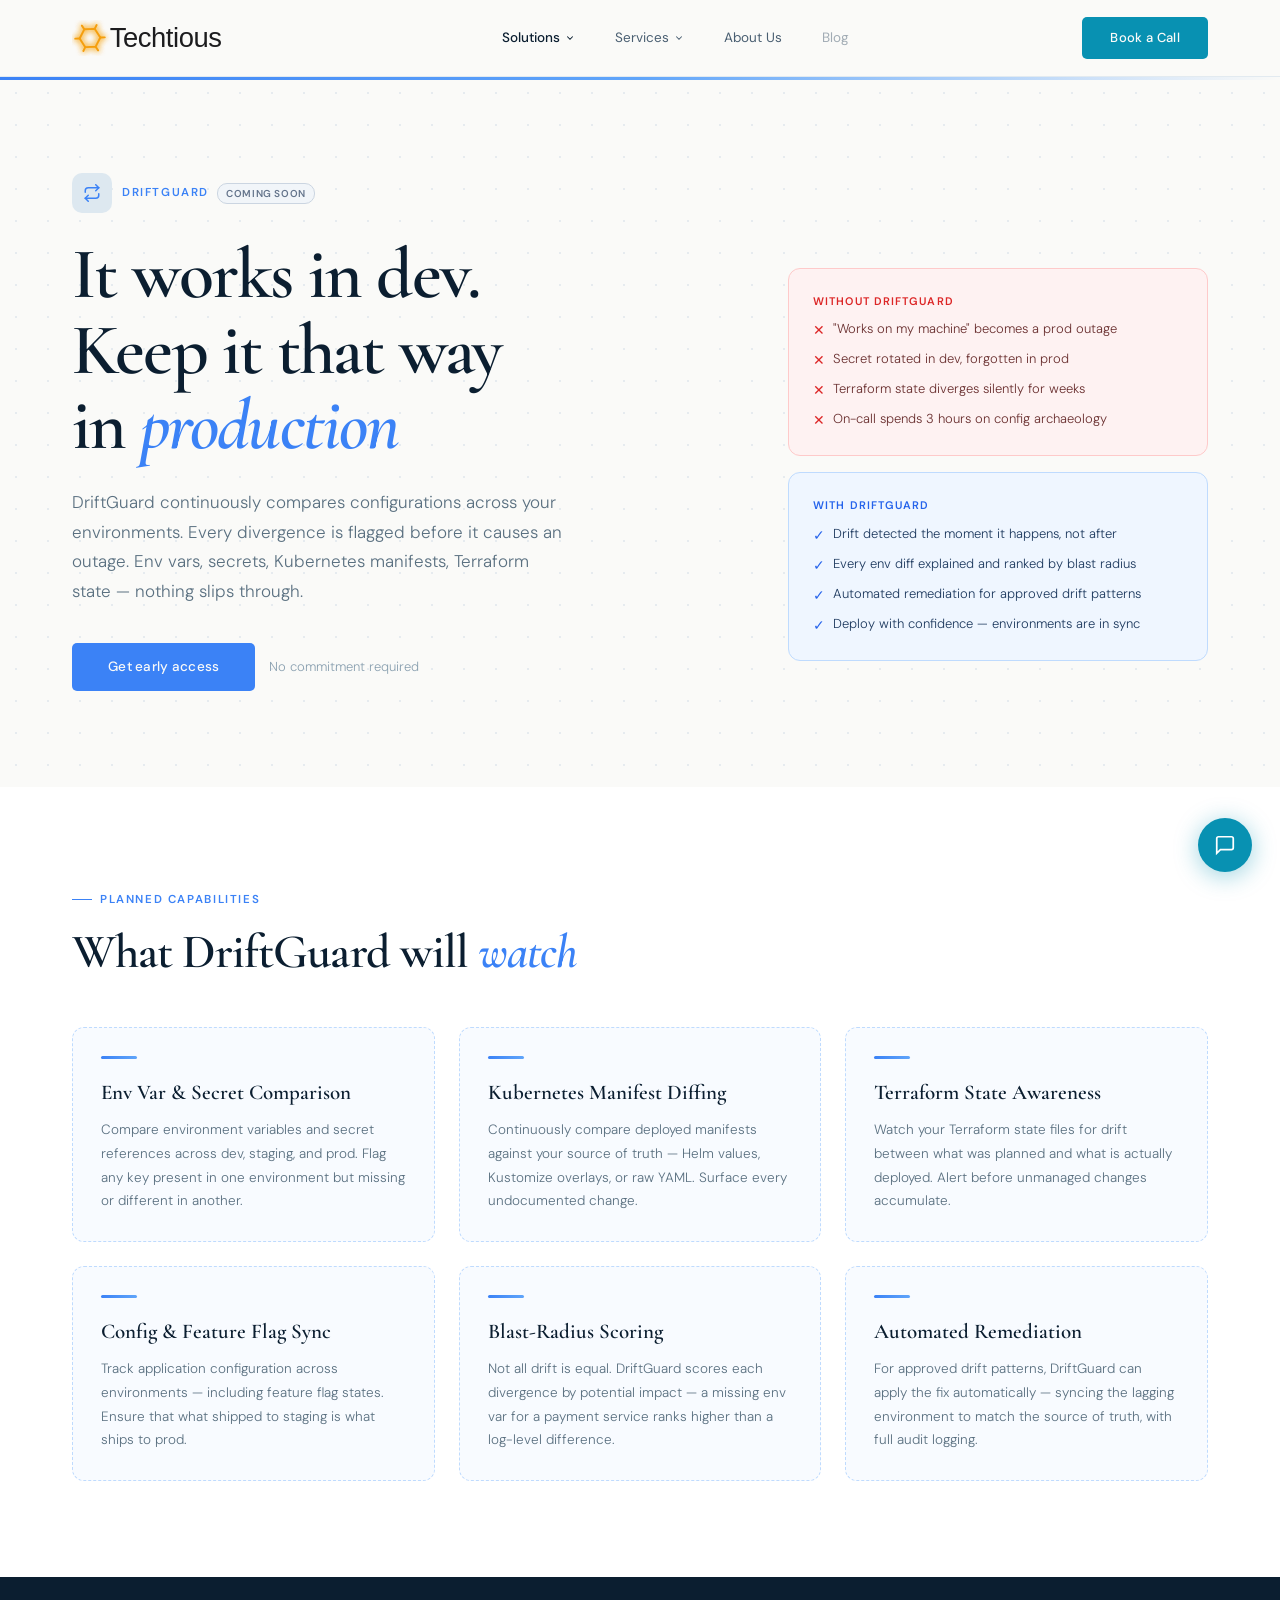
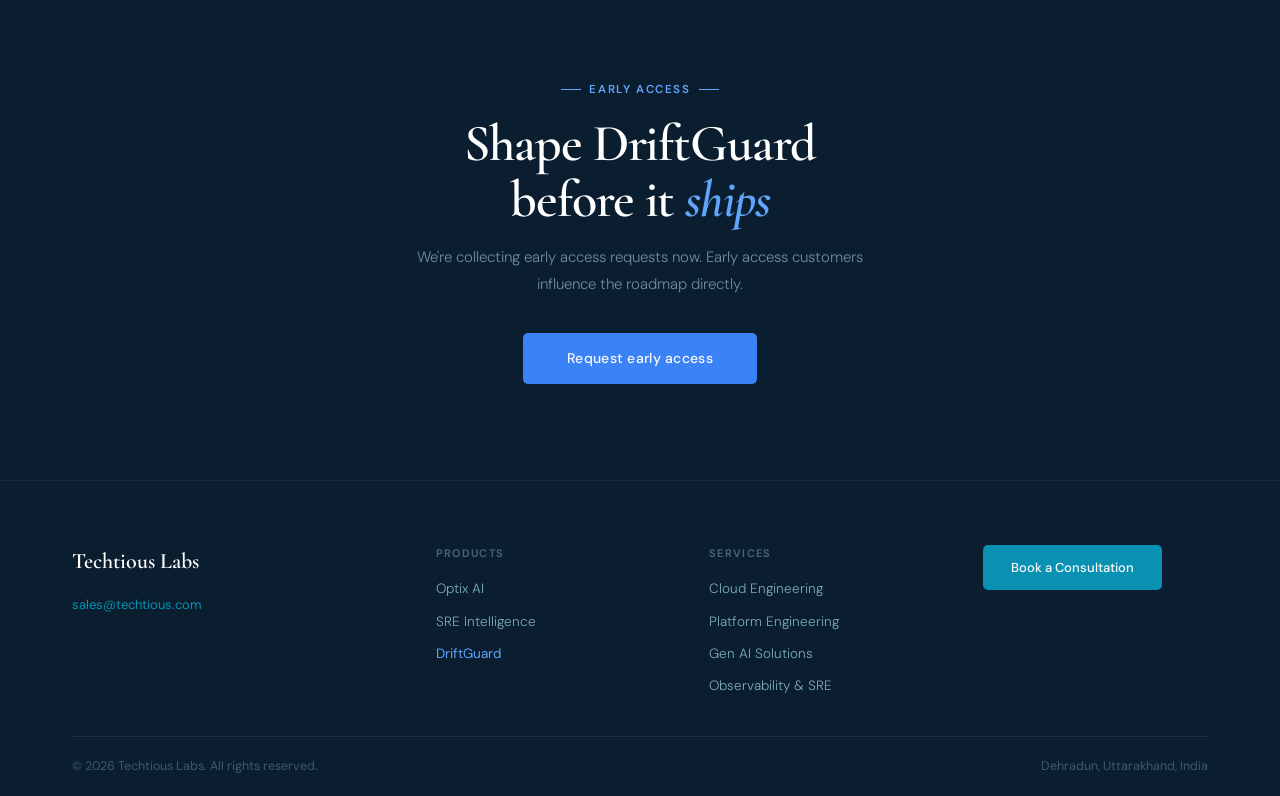
<file: driftguard/index.html>
<!DOCTYPE html><html lang="en" data-astro-cid-hkbrpulz><head><meta charset="utf-8"><meta name="viewport" content="width=device-width, initial-scale=1"><title>DriftGuard — Environment Sync &amp; Drift Detection | Techtious Labs</title><meta name="description" content="An agent that continuously compares your dev, staging, and prod configurations — flagging every divergence before it causes an outage."><link rel="canonical" href="https://beta.techtious.com/driftguard/"><!-- Favicon --><link rel="icon" type="image/svg+xml" href="/favicon.svg"><link rel="icon" type="image/png" sizes="32x32" href="/favicon-32.png"><link rel="icon" type="image/png" sizes="16x16" href="/favicon-16.png"><link rel="icon" type="image/x-icon" href="/favicon.ico"><!-- Open Graph --><meta property="og:type" content="website"><meta property="og:site_name" content="Techtious Labs"><meta property="og:url" content="https://beta.techtious.com/driftguard/"><meta property="og:title" content="DriftGuard — Environment Sync &amp; Drift Detection | Techtious Labs"><meta property="og:description" content="An agent that continuously compares your dev, staging, and prod configurations — flagging every divergence before it causes an outage."><meta property="og:image" content="https://beta.techtious.com/og-image.png"><!-- Twitter / X --><meta name="twitter:card" content="summary_large_image"><meta name="twitter:title" content="DriftGuard — Environment Sync &amp; Drift Detection | Techtious Labs"><meta name="twitter:description" content="An agent that continuously compares your dev, staging, and prod configurations — flagging every divergence before it causes an outage."><meta name="twitter:image" content="https://beta.techtious.com/og-image.png"><!-- JSON-LD: Organization --><script type="application/ld+json">{"@context":"https://schema.org","@type":"Organization","name":"Techtious Labs","url":"https://techtious.com","logo":"https://techtious.com/favicon.svg","description":"Autonomous cloud intelligence agents that deploy inside your infrastructure.","foundingLocation":"Dehradun, Uttarakhand, India","contactPoint":{"@type":"ContactPoint","email":"sales@techtious.com","contactType":"sales"},"sameAs":["https://www.linkedin.com/company/techtious","https://github.com/techtious"]}</script><script defer src="https://cloud.umami.is/script.js" data-website-id="9a9152d5-622e-4956-a0ae-99a470879ec4"></script><link rel="preconnect" href="https://fonts.googleapis.com"><link rel="preconnect" href="https://fonts.gstatic.com" crossorigin><link href="https://fonts.googleapis.com/css2?family=Cormorant+Garamond:ital,wght@0,400;0,500;0,600;0,700;1,400;1,600&family=DM+Sans:wght@300;400;500;600&display=swap" rel="stylesheet"><link rel="stylesheet" href="/_astro/Nav.CHQLUD9O.css"></head><body data-astro-cid-hkbrpulz><style>astro-island,astro-slot,astro-static-slot{display:contents}</style><script>(()=>{var e=async t=>{await(await t())()};(self.Astro||(self.Astro={})).load=e;window.dispatchEvent(new Event("astro:load"));})();</script><script>(()=>{var g=Object.defineProperty;var w=(a,s,c)=>s in a?g(a,s,{enumerable:!0,configurable:!0,writable:!0,value:c}):a[s]=c;var l=(a,s,c)=>w(a,typeof s!="symbol"?s+"":s,c);var E=new Set(["__proto__","constructor","prototype"]);{let a={0:t=>y(t),1:t=>c(t),2:t=>new RegExp(t),3:t=>new Date(t),4:t=>new Map(c(t)),5:t=>new Set(c(t)),6:t=>BigInt(t),7:t=>new URL(t),8:t=>new Uint8Array(t),9:t=>new Uint16Array(t),10:t=>new Uint32Array(t),11:t=>Number.POSITIVE_INFINITY*t},s=t=>{let[p,e]=t;return p in a?a[p](e):void 0},c=t=>t.map(s),y=t=>typeof t!="object"||t===null?t:Object.fromEntries(Object.entries(t).map(([p,e])=>[p,s(e)]));class f extends HTMLElement{constructor(){super(...arguments);l(this,"Component");l(this,"hydrator");l(this,"hydrate",async()=>{var b;if(!this.hydrator||!this.isConnected)return;let e=(b=this.parentElement)==null?void 0:b.closest("astro-island[ssr]");if(e){e.addEventListener("astro:hydrate",this.hydrate,{once:!0});return}let r=this.querySelectorAll("astro-slot"),n={},d=this.querySelectorAll("template[data-astro-template]");for(let o of d){let i=o.closest(this.tagName);i!=null&&i.isSameNode(this)&&(n[o.getAttribute("data-astro-template")||"default"]=o.innerHTML,o.remove())}for(let o of r){let i=o.closest(this.tagName);i!=null&&i.isSameNode(this)&&(n[o.getAttribute("name")||"default"]=o.innerHTML)}let u;try{u=this.hasAttribute("props")?y(JSON.parse(this.getAttribute("props"))):{}}catch(o){let i=this.getAttribute("component-url")||"<unknown>",v=this.getAttribute("component-export");throw v&&(i+=` (export ${v})`),console.error(`[hydrate] Error parsing props for component ${i}`,this.getAttribute("props"),o),o}let h;await this.hydrator(this)(this.Component,u,n,{client:this.getAttribute("client")}),this.removeAttribute("ssr"),this.dispatchEvent(new CustomEvent("astro:hydrate"))});l(this,"unmount",()=>{this.isConnected||this.dispatchEvent(new CustomEvent("astro:unmount"))})}disconnectedCallback(){document.removeEventListener("astro:after-swap",this.unmount),document.addEventListener("astro:after-swap",this.unmount,{once:!0})}connectedCallback(){if(!this.hasAttribute("await-children")||document.readyState==="interactive"||document.readyState==="complete")this.childrenConnectedCallback();else{let e=()=>{document.removeEventListener("DOMContentLoaded",e),r.disconnect(),this.childrenConnectedCallback()},r=new MutationObserver(()=>{var n;((n=this.lastChild)==null?void 0:n.nodeType)===Node.COMMENT_NODE&&this.lastChild.nodeValue==="astro:end"&&(this.lastChild.remove(),e())});r.observe(this,{childList:!0}),document.addEventListener("DOMContentLoaded",e)}}async childrenConnectedCallback(){let e=this.getAttribute("before-hydration-url");e&&await import(e),this.start()}getRetryImportUrl(e){let r=new URL(e,document.baseURI);return r.searchParams.set("astro-retry",Date.now().toString()),r.toString()}async importWithRetry(e){try{return await import(e)}catch(r){return await new Promise(n=>setTimeout(n,1e3)),import(this.getRetryImportUrl(e))}}handleHydrationError(e){let r=this.getAttribute("component-url"),n=new CustomEvent("astro:hydration-error",{cancelable:!0,bubbles:!0,composed:!0,detail:{error:e,componentUrl:r}});this.dispatchEvent(n)&&console.error(`[astro-island] Error hydrating ${r}`,e)}async start(){let e=JSON.parse(this.getAttribute("opts")),r=this.getAttribute("client");if(Astro[r]===void 0){window.addEventListener(`astro:${r}`,()=>this.start(),{once:!0});return}try{await Astro[r](async()=>{let n=this.getAttribute("renderer-url");try{let[d,{default:u}]=await Promise.all([this.importWithRetry(this.getAttribute("component-url")),n?this.importWithRetry(n):Promise.resolve({default:()=>()=>{}})]),h=this.getAttribute("component-export")||"default";if(h.includes(".")){this.Component=d;for(let m of h.split(".")){if(E.has(m)||!this.Component||typeof this.Component!="object"&&typeof this.Component!="function"||!Object.hasOwn(this.Component,m))throw new Error(`Invalid component export path: ${h}`);this.Component=this.Component[m]}}else{if(E.has(h))throw new Error(`Invalid component export path: ${h}`);this.Component=d[h]}return this.hydrator=u,this.hydrate}catch(d){return this.handleHydrationError(d),()=>{}}},e,this)}catch(n){this.handleHydrationError(n)}}attributeChangedCallback(){this.hydrate()}}l(f,"observedAttributes",["props"]),customElements.get("astro-island")||customElements.define("astro-island",f)}})();</script><astro-island uid="Z1hQlp0" prefix="r1" component-url="/_astro/Nav.DVMDpZkk.js" component-export="default" renderer-url="/_astro/client.DW6xmEpB.js" props="{}" ssr client="load" opts="{&quot;name&quot;:&quot;Nav&quot;,&quot;value&quot;:true}" await-children><nav class="site-nav"><div class="nav-inner"><a href="/" style="display:flex;align-items:center;text-decoration:none"><img src="/images/Logo.svg" alt="Techtious" style="height:36px;width:auto"/></a><div class="nav-links"><div style="position:relative"><span class="nav-trigger">Solutions <svg width="10" height="10" viewBox="0 0 24 24" fill="none" stroke="currentColor" stroke-width="2.5" stroke-linecap="round" style="transition:transform .2s ease;transform:rotate(0deg);flex-shrink:0"><polyline points="6 9 12 15 18 9"></polyline></svg></span><div style="position:absolute;top:100%;left:50%;padding-top:8px;z-index:300;opacity:0;pointer-events:none;transform:translateX(-50%) translateY(-6px);transition:opacity .18s ease, transform .18s ease"><div class="nav-dropdown-panel" style="min-width:276px"><a href="/optix-ai" class="nav-dropdown-item"><div style="width:36px;height:36px;background:linear-gradient(135deg,#0891B2,#06B6D4);border-radius:9px;display:flex;align-items:center;justify-content:center;flex-shrink:0"><svg width="14" height="14" viewBox="0 0 24 24" fill="none"><path d="M12 2L9 9l-7 3 7 3 3 7 3-7 7-3-7-3z" fill="#fff"></path></svg></div><div style="flex:1;min-width:0"><div style="font-size:13px;font-weight:600;color:#0B1E30">Optix AI</div><div style="font-size:11.5px;color:#8AA0B0;font-weight:300;margin-top:1px">FinOps &amp; K8s cost intelligence</div></div><span style="font-size:10px;font-weight:600;color:#D97706;background:#FFFBEB;padding:2px 8px;border-radius:10px;text-transform:uppercase;letter-spacing:.04em;white-space:nowrap;flex-shrink:0">Beta</span></a><a href="/sre-intelligence" class="nav-dropdown-item"><div style="width:36px;height:36px;background:linear-gradient(135deg,#D97706,#F59E0B);border-radius:9px;display:flex;align-items:center;justify-content:center;flex-shrink:0"><svg width="14" height="14" viewBox="0 0 24 24" fill="none"><path d="M1 12s4-8 11-8 11 8 11 8-4 8-11 8-11-8-11-8z" stroke="#fff" stroke-width="2"></path><circle cx="12" cy="12" r="3" fill="#fff"></circle></svg></div><div style="flex:1;min-width:0"><div style="font-size:13px;font-weight:600;color:#0B1E30">SRE Intelligence</div><div style="font-size:11.5px;color:#8AA0B0;font-weight:300;margin-top:1px">Log analytics &amp; stability</div></div><span style="font-size:10px;font-weight:600;color:#64748B;background:#F1F5F9;padding:2px 8px;border-radius:10px;text-transform:uppercase;letter-spacing:.04em;white-space:nowrap;flex-shrink:0">Soon</span></a><a href="/driftguard" class="nav-dropdown-item"><div style="width:36px;height:36px;background:linear-gradient(135deg,#3B82F6,#60A5FA);border-radius:9px;display:flex;align-items:center;justify-content:center;flex-shrink:0"><svg width="14" height="14" viewBox="0 0 24 24" fill="none"><polyline points="17 1 21 5 17 9" stroke="#fff" stroke-width="2" stroke-linecap="round"></polyline><path d="M3 11V9a4 4 0 0 1 4-4h14" stroke="#fff" stroke-width="2" stroke-linecap="round"></path><polyline points="7 23 3 19 7 15" stroke="#fff" stroke-width="2" stroke-linecap="round"></polyline><path d="M21 13v2a4 4 0 0 1-4 4H3" stroke="#fff" stroke-width="2" stroke-linecap="round"></path></svg></div><div style="flex:1;min-width:0"><div style="font-size:13px;font-weight:600;color:#0B1E30">DriftGuard</div><div style="font-size:11.5px;color:#8AA0B0;font-weight:300;margin-top:1px">Environment sync &amp; drift detection</div></div><span style="font-size:10px;font-weight:600;color:#64748B;background:#F1F5F9;padding:2px 8px;border-radius:10px;text-transform:uppercase;letter-spacing:.04em;white-space:nowrap;flex-shrink:0">Soon</span></a></div></div></div><div style="position:relative"><span class="nav-trigger" style="font-weight:400;color:#4A5F72">Services <svg width="10" height="10" viewBox="0 0 24 24" fill="none" stroke="currentColor" stroke-width="2.5" stroke-linecap="round" style="transition:transform .2s ease;transform:rotate(0deg);flex-shrink:0"><polyline points="6 9 12 15 18 9"></polyline></svg></span><div style="position:absolute;top:100%;left:50%;padding-top:8px;z-index:300;opacity:0;pointer-events:none;transform:translateX(-50%) translateY(-6px);transition:opacity .18s ease, transform .18s ease"><div class="nav-dropdown-panel" style="min-width:292px"><a href="/services#cloud-engineering" class="nav-dropdown-item"><div style="width:36px;height:36px;background:#EEF6FB;border-radius:9px;display:flex;align-items:center;justify-content:center;flex-shrink:0"><svg width="14" height="14" viewBox="0 0 24 24" fill="none" stroke="#0891B2" stroke-width="1.8" stroke-linecap="round"><path d="M18 10h-1.26A8 8 0 1 0 9 20h9a5 5 0 0 0 0-10z"></path></svg></div><div style="min-width:0"><div style="font-size:13px;font-weight:600;color:#0B1E30">Cloud Engineering</div><div style="font-size:11.5px;color:#8AA0B0;font-weight:300;margin-top:1px">AWS · GCP · Azure architecture</div></div><svg width="12" height="12" viewBox="0 0 24 24" fill="none" stroke="#C8D8E4" stroke-width="2" stroke-linecap="round" style="margin-left:auto;flex-shrink:0"><polyline points="9 18 15 12 9 6"></polyline></svg></a><a href="/services#platform-engineering" class="nav-dropdown-item"><div style="width:36px;height:36px;background:#EEF6FB;border-radius:9px;display:flex;align-items:center;justify-content:center;flex-shrink:0"><svg width="14" height="14" viewBox="0 0 24 24" fill="none" stroke="#0891B2" stroke-width="1.8" stroke-linecap="round"><polygon points="12 2 2 7 12 12 22 7 12 2"></polygon><polyline points="2 17 12 22 22 17"></polyline><polyline points="2 12 12 17 22 12"></polyline></svg></div><div style="min-width:0"><div style="font-size:13px;font-weight:600;color:#0B1E30">Platform Engineering</div><div style="font-size:11.5px;color:#8AA0B0;font-weight:300;margin-top:1px">Kubernetes · IDP · developer portals</div></div><svg width="12" height="12" viewBox="0 0 24 24" fill="none" stroke="#C8D8E4" stroke-width="2" stroke-linecap="round" style="margin-left:auto;flex-shrink:0"><polyline points="9 18 15 12 9 6"></polyline></svg></a><a href="/services#gen-ai-solutions" class="nav-dropdown-item"><div style="width:36px;height:36px;background:#EEF6FB;border-radius:9px;display:flex;align-items:center;justify-content:center;flex-shrink:0"><svg width="14" height="14" viewBox="0 0 24 24" fill="none" stroke="#0891B2" stroke-width="1.8" stroke-linecap="round"><path d="M12 2L9 9l-7 3 7 3 3 7 3-7 7-3-7-3z"></path></svg></div><div style="min-width:0"><div style="font-size:13px;font-weight:600;color:#0B1E30">Gen AI Solutions</div><div style="font-size:11.5px;color:#8AA0B0;font-weight:300;margin-top:1px">Agentic systems · LLM pipelines</div></div><svg width="12" height="12" viewBox="0 0 24 24" fill="none" stroke="#C8D8E4" stroke-width="2" stroke-linecap="round" style="margin-left:auto;flex-shrink:0"><polyline points="9 18 15 12 9 6"></polyline></svg></a><a href="/services#observability-sre" class="nav-dropdown-item"><div style="width:36px;height:36px;background:#EEF6FB;border-radius:9px;display:flex;align-items:center;justify-content:center;flex-shrink:0"><svg width="14" height="14" viewBox="0 0 24 24" fill="none" stroke="#0891B2" stroke-width="1.8" stroke-linecap="round"><path d="M1 12s4-8 11-8 11 8 11 8-4 8-11 8-11-8-11-8z"></path><circle cx="12" cy="12" r="3"></circle></svg></div><div style="min-width:0"><div style="font-size:13px;font-weight:600;color:#0B1E30">Observability &amp; SRE</div><div style="font-size:11.5px;color:#8AA0B0;font-weight:300;margin-top:1px">Monitoring · reliability · SLOs</div></div><svg width="12" height="12" viewBox="0 0 24 24" fill="none" stroke="#C8D8E4" stroke-width="2" stroke-linecap="round" style="margin-left:auto;flex-shrink:0"><polyline points="9 18 15 12 9 6"></polyline></svg></a><a href="/services#migration-modernization" class="nav-dropdown-item"><div style="width:36px;height:36px;background:#EEF6FB;border-radius:9px;display:flex;align-items:center;justify-content:center;flex-shrink:0"><svg width="14" height="14" viewBox="0 0 24 24" fill="none" stroke="#0891B2" stroke-width="1.8" stroke-linecap="round"><polyline points="17 1 21 5 17 9"></polyline><path d="M3 11V9a4 4 0 0 1 4-4h14"></path><polyline points="7 23 3 19 7 15"></polyline><path d="M21 13v2a4 4 0 0 1-4 4H3"></path></svg></div><div style="min-width:0"><div style="font-size:13px;font-weight:600;color:#0B1E30">Migration &amp; Modernization</div><div style="font-size:11.5px;color:#8AA0B0;font-weight:300;margin-top:1px">Lift-shift · re-architecture</div></div><svg width="12" height="12" viewBox="0 0 24 24" fill="none" stroke="#C8D8E4" stroke-width="2" stroke-linecap="round" style="margin-left:auto;flex-shrink:0"><polyline points="9 18 15 12 9 6"></polyline></svg></a></div></div></div><a href="/about" class="nav-plain-link">About Us</a><span class="nav-plain-link" style="cursor:not-allowed;opacity:0.5">Blog</span></div><a href="https://cal.com/techtious/30min" target="_blank" rel="noopener" class="nav-cta-btn">Book a Call</a><button class="nav-hamburger" aria-label="Toggle menu"><svg width="22" height="22" viewBox="0 0 24 24" fill="none" stroke="#0B1E30" stroke-width="2" stroke-linecap="round"><line x1="3" y1="12" x2="21" y2="12"></line><line x1="3" y1="6" x2="21" y2="6"></line><line x1="3" y1="18" x2="21" y2="18"></line></svg></button></div></nav><div class="nav-mobile-panel"><div class="nav-mobile-inner"><button class="nav-mobile-link">Solutions<svg width="14" height="14" viewBox="0 0 24 24" fill="none" stroke="#8AA0B0" stroke-width="2" stroke-linecap="round" style="transform:none;transition:transform .2s"><polyline points="6 9 12 15 18 9"></polyline></svg></button><button class="nav-mobile-link">Services<svg width="14" height="14" viewBox="0 0 24 24" fill="none" stroke="#8AA0B0" stroke-width="2" stroke-linecap="round" style="transform:none;transition:transform .2s"><polyline points="6 9 12 15 18 9"></polyline></svg></button><a href="/about" class="nav-mobile-link" style="text-decoration:none">About Us</a><a href="https://cal.com/techtious/30min" target="_blank" rel="noopener" class="nav-mobile-cta">Book a Call</a></div></div><!--astro:end--></astro-island><section class="section" style="position:relative;overflow:hidden;background:#FAFAF8;"><div class="dot-grid" style="position:absolute;inset:0;opacity:.35;pointer-events:none;"></div><div style="position:absolute;top:0;left:0;right:0;height:3px;background:linear-gradient(90deg,#3B82F6,#60A5FA 50%,transparent);"></div><div class="wrap"><div style="display:flex;align-items:center;gap:10px;margin-bottom:24px;flex-wrap:wrap;"><div style="width:40px;height:40px;background:#DDE8F0;border-radius:10px;display:flex;align-items:center;justify-content:center;flex-shrink:0;"><svg width="18" height="18" viewBox="0 0 24 24" fill="none"><polyline points="17 1 21 5 17 9" stroke="#3B82F6" stroke-width="2" stroke-linecap="round"></polyline><path d="M3 11V9a4 4 0 0 1 4-4h14" stroke="#3B82F6" stroke-width="2" stroke-linecap="round"></path><polyline points="7 23 3 19 7 15" stroke="#3B82F6" stroke-width="2" stroke-linecap="round"></polyline><path d="M21 13v2a4 4 0 0 1-4 4H3" stroke="#3B82F6" stroke-width="2" stroke-linecap="round"></path></svg></div><div style="display:flex;align-items:center;gap:8px;"><span style="font-size:11.5px;font-weight:600;text-transform:uppercase;letter-spacing:.14em;color:#3B82F6;">DriftGuard</span><span style="font-size:10px;font-weight:600;color:#64748B;background:#F1F5F9;border:1px solid #CBD5E1;padding:2px 8px;border-radius:10px;text-transform:uppercase;letter-spacing:.06em;">Coming Soon</span></div></div><div class="hero-grid-mid"><div><h1 class="h1-lg" style="color:#0B1E30;">It works in dev.<br>Keep it that way<br>in <em style="font-style:italic;color:#3B82F6;">production</em></h1><p style="font-size:17px;font-weight:300;line-height:1.75;color:#5A7080;max-width:500px;margin-bottom:36px;">DriftGuard continuously compares configurations across your environments. Every divergence is flagged before it causes an outage. Env vars, secrets, Kubernetes manifests, Terraform state — nothing slips through.</p><div style="display:flex;gap:14px;align-items:center;flex-wrap:wrap;"><a href="https://cal.com/techtious/30min" target="_blank" rel="noopener" style="display:inline-block;background:#3B82F6;color:#FAFAF8;font-size:13.5px;font-weight:500;padding:14px 36px;border-radius:5px;text-decoration:none;letter-spacing:.02em;">Get early access</a><span style="font-size:13px;font-weight:300;color:#8AA0B0;">No commitment required</span></div></div><!-- Problem/solution panel --><div style="display:flex;flex-direction:column;gap:16px;"><div style="background:#FEF2F2;border:1px solid #FECACA;border-radius:12px;padding:24px;"><div style="font-size:11px;font-weight:600;text-transform:uppercase;letter-spacing:.1em;color:#DC2626;margin-bottom:10px;">Without DriftGuard</div><div style="display:flex;flex-direction:column;gap:8px;"><div style="display:flex;align-items:flex-start;gap:8px;"><span style="color:#DC2626;font-size:14px;flex-shrink:0;margin-top:1px;">✕</span><span style="font-size:13px;font-weight:300;color:#6A3030;line-height:1.5;">&quot;Works on my machine&quot; becomes a prod outage</span></div><div style="display:flex;align-items:flex-start;gap:8px;"><span style="color:#DC2626;font-size:14px;flex-shrink:0;margin-top:1px;">✕</span><span style="font-size:13px;font-weight:300;color:#6A3030;line-height:1.5;">Secret rotated in dev, forgotten in prod</span></div><div style="display:flex;align-items:flex-start;gap:8px;"><span style="color:#DC2626;font-size:14px;flex-shrink:0;margin-top:1px;">✕</span><span style="font-size:13px;font-weight:300;color:#6A3030;line-height:1.5;">Terraform state diverges silently for weeks</span></div><div style="display:flex;align-items:flex-start;gap:8px;"><span style="color:#DC2626;font-size:14px;flex-shrink:0;margin-top:1px;">✕</span><span style="font-size:13px;font-weight:300;color:#6A3030;line-height:1.5;">On-call spends 3 hours on config archaeology</span></div></div></div><div style="background:#EFF6FF;border:1px solid #BFDBFE;border-radius:12px;padding:24px;"><div style="font-size:11px;font-weight:600;text-transform:uppercase;letter-spacing:.1em;color:#2563EB;margin-bottom:10px;">With DriftGuard</div><div style="display:flex;flex-direction:column;gap:8px;"><div style="display:flex;align-items:flex-start;gap:8px;"><span style="color:#2563EB;font-size:14px;flex-shrink:0;margin-top:1px;">✓</span><span style="font-size:13px;font-weight:300;color:#1E3A5F;line-height:1.5;">Drift detected the moment it happens, not after</span></div><div style="display:flex;align-items:flex-start;gap:8px;"><span style="color:#2563EB;font-size:14px;flex-shrink:0;margin-top:1px;">✓</span><span style="font-size:13px;font-weight:300;color:#1E3A5F;line-height:1.5;">Every env diff explained and ranked by blast radius</span></div><div style="display:flex;align-items:flex-start;gap:8px;"><span style="color:#2563EB;font-size:14px;flex-shrink:0;margin-top:1px;">✓</span><span style="font-size:13px;font-weight:300;color:#1E3A5F;line-height:1.5;">Automated remediation for approved drift patterns</span></div><div style="display:flex;align-items:flex-start;gap:8px;"><span style="color:#2563EB;font-size:14px;flex-shrink:0;margin-top:1px;">✓</span><span style="font-size:13px;font-weight:300;color:#1E3A5F;line-height:1.5;">Deploy with confidence — environments are in sync</span></div></div></div></div></div></div></section><section class="section" style="background:#fff;"><div class="wrap"><div style="margin-bottom:48px;"><div style="display:inline-flex;align-items:center;gap:8px;margin-bottom:18px;"><div style="width:20px;height:1px;background:#3B82F6;"></div><span style="font-size:11.5px;font-weight:600;text-transform:uppercase;letter-spacing:.14em;color:#3B82F6;">Planned capabilities</span></div><h2 class="h2-lg">What DriftGuard will <em style="font-style:italic;color:#3B82F6;">watch</em></h2></div><div class="grid-3"><div style="border:1.5px dashed #BFDBFE;border-radius:12px;padding:28px;background:#F8FBFF;"><div style="width:36px;height:3px;background:linear-gradient(90deg,#3B82F6,#60A5FA);border-radius:2px;margin-bottom:18px;"></div><h3 style="font-family:'Cormorant Garamond',serif;font-size:21px;font-weight:600;color:#0B1E30;margin-bottom:10px;">Env Var &amp; Secret Comparison</h3><p style="font-size:13.5px;font-weight:300;line-height:1.75;color:#5A7080;">Compare environment variables and secret references across dev, staging, and prod. Flag any key present in one environment but missing or different in another.</p></div><div style="border:1.5px dashed #BFDBFE;border-radius:12px;padding:28px;background:#F8FBFF;"><div style="width:36px;height:3px;background:linear-gradient(90deg,#3B82F6,#60A5FA);border-radius:2px;margin-bottom:18px;"></div><h3 style="font-family:'Cormorant Garamond',serif;font-size:21px;font-weight:600;color:#0B1E30;margin-bottom:10px;">Kubernetes Manifest Diffing</h3><p style="font-size:13.5px;font-weight:300;line-height:1.75;color:#5A7080;">Continuously compare deployed manifests against your source of truth — Helm values, Kustomize overlays, or raw YAML. Surface every undocumented change.</p></div><div style="border:1.5px dashed #BFDBFE;border-radius:12px;padding:28px;background:#F8FBFF;"><div style="width:36px;height:3px;background:linear-gradient(90deg,#3B82F6,#60A5FA);border-radius:2px;margin-bottom:18px;"></div><h3 style="font-family:'Cormorant Garamond',serif;font-size:21px;font-weight:600;color:#0B1E30;margin-bottom:10px;">Terraform State Awareness</h3><p style="font-size:13.5px;font-weight:300;line-height:1.75;color:#5A7080;">Watch your Terraform state files for drift between what was planned and what is actually deployed. Alert before unmanaged changes accumulate.</p></div><div style="border:1.5px dashed #BFDBFE;border-radius:12px;padding:28px;background:#F8FBFF;"><div style="width:36px;height:3px;background:linear-gradient(90deg,#3B82F6,#60A5FA);border-radius:2px;margin-bottom:18px;"></div><h3 style="font-family:'Cormorant Garamond',serif;font-size:21px;font-weight:600;color:#0B1E30;margin-bottom:10px;">Config &amp; Feature Flag Sync</h3><p style="font-size:13.5px;font-weight:300;line-height:1.75;color:#5A7080;">Track application configuration across environments — including feature flag states. Ensure that what shipped to staging is what ships to prod.</p></div><div style="border:1.5px dashed #BFDBFE;border-radius:12px;padding:28px;background:#F8FBFF;"><div style="width:36px;height:3px;background:linear-gradient(90deg,#3B82F6,#60A5FA);border-radius:2px;margin-bottom:18px;"></div><h3 style="font-family:'Cormorant Garamond',serif;font-size:21px;font-weight:600;color:#0B1E30;margin-bottom:10px;">Blast-Radius Scoring</h3><p style="font-size:13.5px;font-weight:300;line-height:1.75;color:#5A7080;">Not all drift is equal. DriftGuard scores each divergence by potential impact — a missing env var for a payment service ranks higher than a log-level difference.</p></div><div style="border:1.5px dashed #BFDBFE;border-radius:12px;padding:28px;background:#F8FBFF;"><div style="width:36px;height:3px;background:linear-gradient(90deg,#3B82F6,#60A5FA);border-radius:2px;margin-bottom:18px;"></div><h3 style="font-family:'Cormorant Garamond',serif;font-size:21px;font-weight:600;color:#0B1E30;margin-bottom:10px;">Automated Remediation</h3><p style="font-size:13.5px;font-weight:300;line-height:1.75;color:#5A7080;">For approved drift patterns, DriftGuard can apply the fix automatically — syncing the lagging environment to match the source of truth, with full audit logging.</p></div></div></div></section><section class="section" style="background:#0B1E30;text-align:center;"><div class="wrap"><div style="display:inline-flex;align-items:center;gap:8px;margin-bottom:18px;"><div style="width:20px;height:1px;background:#60A5FA;"></div><span style="font-size:11.5px;font-weight:600;text-transform:uppercase;letter-spacing:.14em;color:#60A5FA;">Early access</span><div style="width:20px;height:1px;background:#60A5FA;"></div></div><h2 class="h2-xl h2-white" style="margin-bottom:16px;">Shape DriftGuard<br>before it <em style="font-style:italic;color:#60A5FA;">ships</em></h2><p style="font-size:15px;font-weight:300;line-height:1.75;color:#6A8EA0;max-width:480px;margin:0 auto 36px;">We're collecting early access requests now. Early access customers influence the roadmap directly.</p><a href="https://cal.com/techtious/30min" target="_blank" rel="noopener" style="display:inline-block;background:#3B82F6;color:#FAFAF8;font-size:14px;font-weight:500;padding:15px 44px;border-radius:5px;text-decoration:none;letter-spacing:.02em;">Request early access</a></div></section><footer style="background:#0B1E30;padding:64px 0 0;border-top:1px solid rgba(255,255,255,.06);"><div class="wrap" style="padding-top:0;"><div class="grid-footer" style="padding-bottom:40px;border-bottom:1px solid rgba(255,255,255,.08);"><div><div style="font-family:'Cormorant Garamond',serif;font-size:22px;font-weight:600;color:#fff;margin-bottom:14px;">Techtious Labs</div><a href="mailto:sales@techtious.com" style="font-size:13px;color:#0891B2;text-decoration:none;">sales@techtious.com</a></div><div><div style="font-size:11px;font-weight:600;text-transform:uppercase;letter-spacing:.12em;color:#4A6878;margin-bottom:18px;">Products</div><div style="display:flex;flex-direction:column;gap:12px;"><a href="/optix-ai" style="font-size:13.5px;color:#7AACBE;text-decoration:none;font-weight:300;">Optix AI</a><a href="/sre-intelligence" style="font-size:13.5px;color:#7AACBE;text-decoration:none;font-weight:300;">SRE Intelligence</a><a href="/driftguard" style="font-size:13.5px;color:#60A5FA;text-decoration:none;font-weight:400;">DriftGuard</a></div></div><div><div style="font-size:11px;font-weight:600;text-transform:uppercase;letter-spacing:.12em;color:#4A6878;margin-bottom:18px;">Services</div><div style="display:flex;flex-direction:column;gap:12px;"><a style="font-size:13.5px;color:#7AACBE;text-decoration:none;font-weight:300;">Cloud Engineering</a><a style="font-size:13.5px;color:#7AACBE;text-decoration:none;font-weight:300;">Platform Engineering</a><a style="font-size:13.5px;color:#7AACBE;text-decoration:none;font-weight:300;">Gen AI Solutions</a><a style="font-size:13.5px;color:#7AACBE;text-decoration:none;font-weight:300;">Observability &amp; SRE</a></div></div><div><a href="https://cal.com/techtious/30min" target="_blank" rel="noopener" style="display:inline-block;background:#0891B2;color:#FAFAF8;font-size:13px;font-weight:500;padding:13px 28px;border-radius:5px;text-decoration:none;">Book a Consultation</a></div></div><div style="padding:20px 0;display:flex;justify-content:space-between;flex-wrap:wrap;gap:8px;"><span style="font-size:12.5px;color:#3D5A6A;">© 2026 Techtious Labs. All rights reserved.</span><span style="font-size:12.5px;color:#3D5A6A;">Dehradun, Uttarakhand, India</span></div></div></footer><script>(()=>{var e=async t=>{await(await t())()};(self.Astro||(self.Astro={})).only=e;window.dispatchEvent(new Event("astro:only"));})();</script><astro-island uid="1FUW6" component-url="/_astro/ChatWidget.CkAoKW8i.js" component-export="default" renderer-url="/_astro/client.DW6xmEpB.js" props="{&quot;data-astro-cid-hkbrpulz&quot;:[0,true]}" ssr client="only" opts="{&quot;name&quot;:&quot;ChatWidget&quot;,&quot;value&quot;:&quot;react&quot;}"></astro-island><!-- Zoho SalesIQ --><script>
    window.$zoho = window.$zoho || {};
    window.$zoho.salesiq = window.$zoho.salesiq || { ready: function(){} };
  </script><script id="zsiqscript" src="https://salesiq.zoho.com/widget?wc=siq488fa55cb9a0e264a5d66984752c47a5ba891f7aa9e5d109e75356bd10ae001d" defer></script></body></html>
</file>
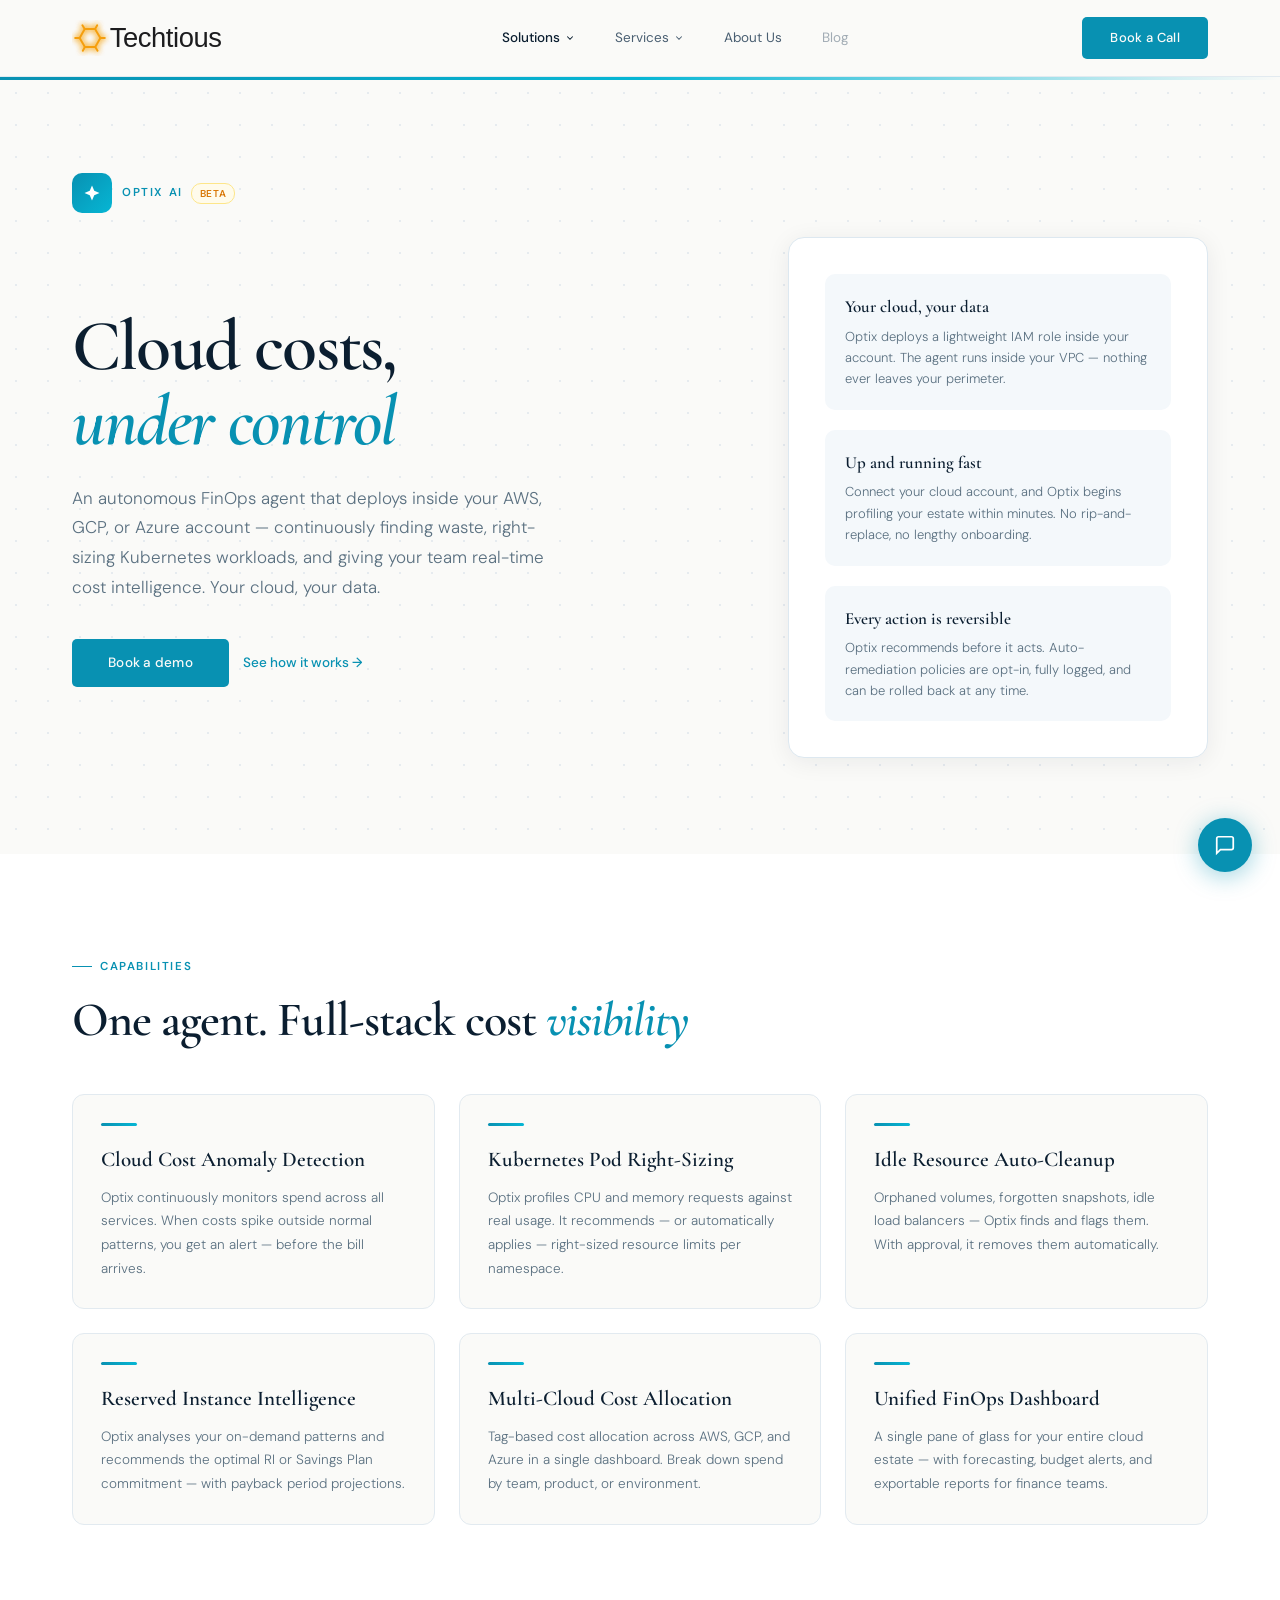
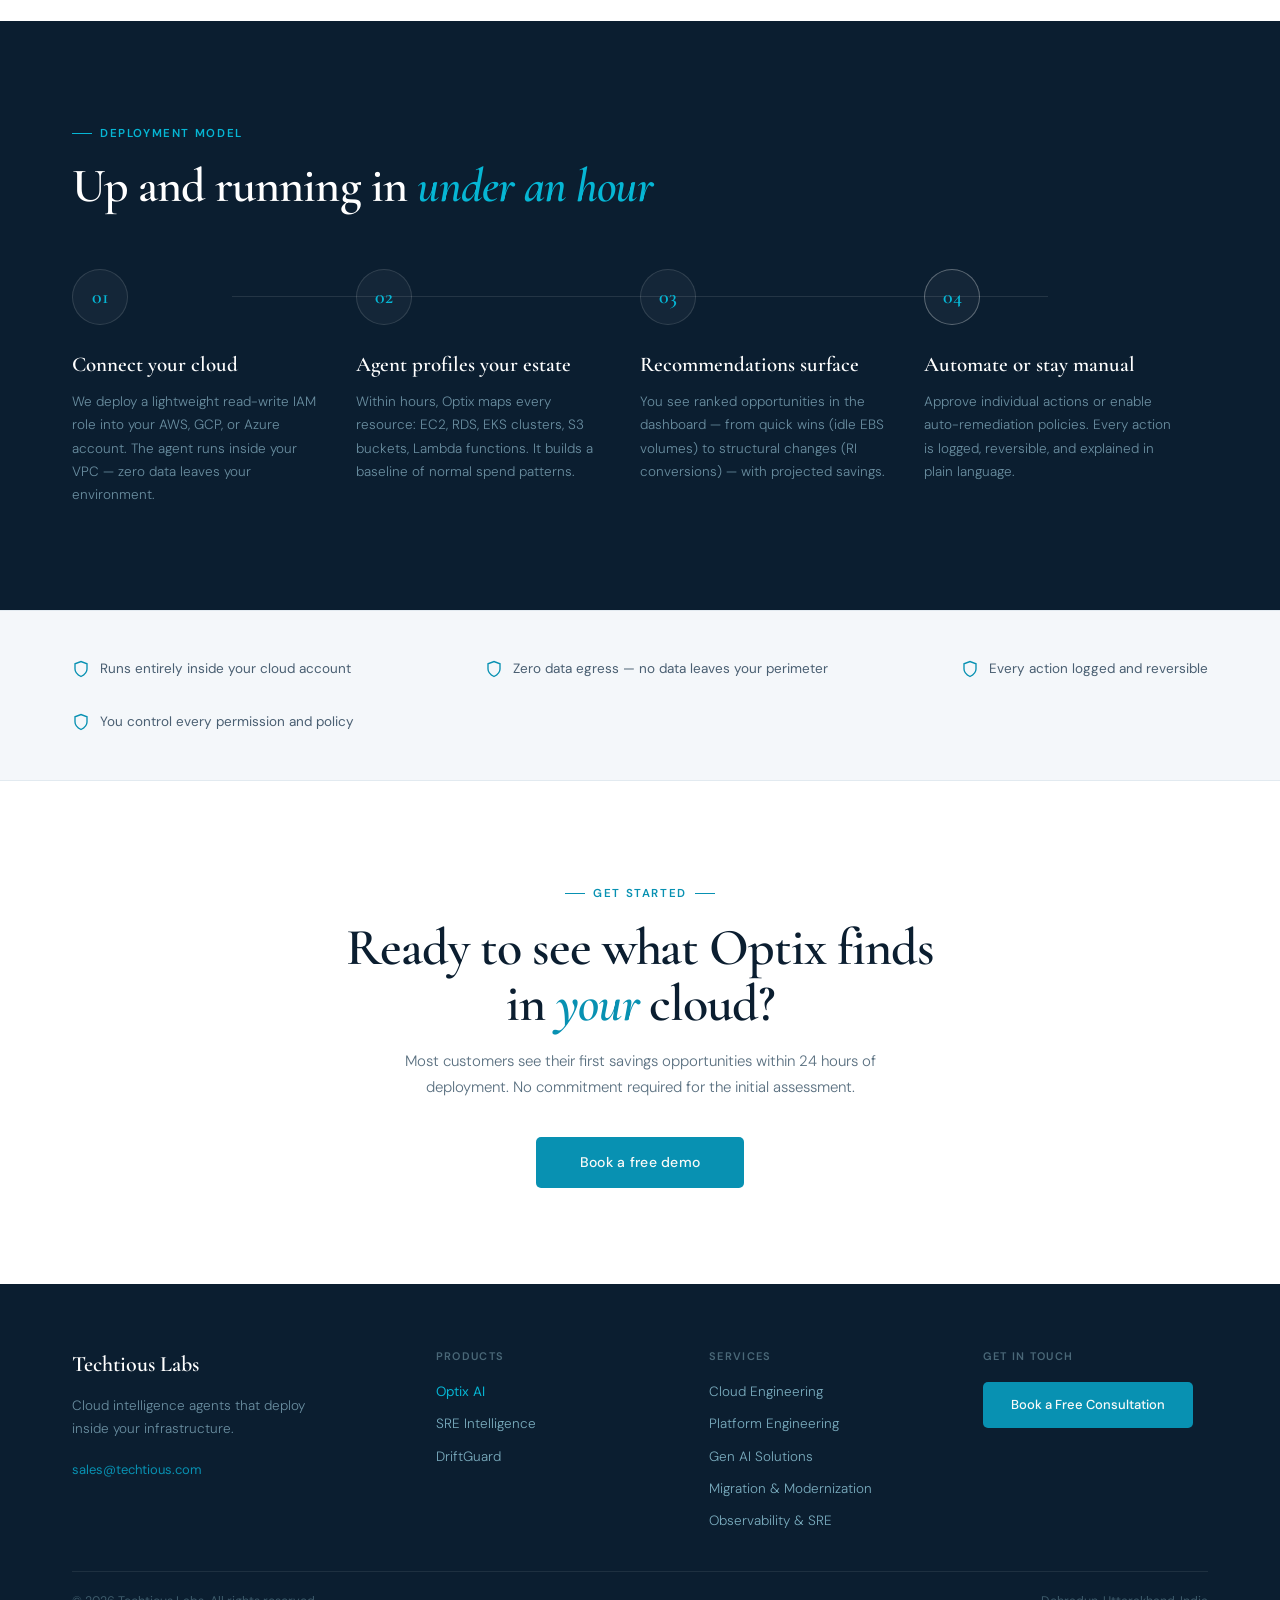
<file: optix-ai/index.html>
<!DOCTYPE html><html lang="en" data-astro-cid-hkbrpulz><head><meta charset="utf-8"><meta name="viewport" content="width=device-width, initial-scale=1"><title>Optix AI — FinOps &amp; Kubernetes Cost Intelligence | Techtious Labs</title><meta name="description" content="An autonomous agent that deploys inside your cloud and eliminates waste, right-sizes Kubernetes workloads, and surfaces real-time FinOps intelligence."><link rel="canonical" href="https://beta.techtious.com/optix-ai/"><!-- Favicon --><link rel="icon" type="image/svg+xml" href="/favicon.svg"><link rel="icon" type="image/png" sizes="32x32" href="/favicon-32.png"><link rel="icon" type="image/png" sizes="16x16" href="/favicon-16.png"><link rel="icon" type="image/x-icon" href="/favicon.ico"><!-- Open Graph --><meta property="og:type" content="website"><meta property="og:site_name" content="Techtious Labs"><meta property="og:url" content="https://beta.techtious.com/optix-ai/"><meta property="og:title" content="Optix AI — FinOps &amp; Kubernetes Cost Intelligence | Techtious Labs"><meta property="og:description" content="An autonomous agent that deploys inside your cloud and eliminates waste, right-sizes Kubernetes workloads, and surfaces real-time FinOps intelligence."><meta property="og:image" content="https://beta.techtious.com/og-image.png"><!-- Twitter / X --><meta name="twitter:card" content="summary_large_image"><meta name="twitter:title" content="Optix AI — FinOps &amp; Kubernetes Cost Intelligence | Techtious Labs"><meta name="twitter:description" content="An autonomous agent that deploys inside your cloud and eliminates waste, right-sizes Kubernetes workloads, and surfaces real-time FinOps intelligence."><meta name="twitter:image" content="https://beta.techtious.com/og-image.png"><!-- JSON-LD: Organization --><script type="application/ld+json">{"@context":"https://schema.org","@type":"Organization","name":"Techtious Labs","url":"https://techtious.com","logo":"https://techtious.com/favicon.svg","description":"Autonomous cloud intelligence agents that deploy inside your infrastructure.","foundingLocation":"Dehradun, Uttarakhand, India","contactPoint":{"@type":"ContactPoint","email":"sales@techtious.com","contactType":"sales"},"sameAs":["https://www.linkedin.com/company/techtious","https://github.com/techtious"]}</script><script defer src="https://cloud.umami.is/script.js" data-website-id="9a9152d5-622e-4956-a0ae-99a470879ec4"></script><link rel="preconnect" href="https://fonts.googleapis.com"><link rel="preconnect" href="https://fonts.gstatic.com" crossorigin><link href="https://fonts.googleapis.com/css2?family=Cormorant+Garamond:ital,wght@0,400;0,500;0,600;0,700;1,400;1,600&family=DM+Sans:wght@300;400;500;600&display=swap" rel="stylesheet"><link rel="stylesheet" href="/_astro/Nav.CHQLUD9O.css"></head><body data-astro-cid-hkbrpulz><style>astro-island,astro-slot,astro-static-slot{display:contents}</style><script>(()=>{var e=async t=>{await(await t())()};(self.Astro||(self.Astro={})).load=e;window.dispatchEvent(new Event("astro:load"));})();</script><script>(()=>{var g=Object.defineProperty;var w=(a,s,c)=>s in a?g(a,s,{enumerable:!0,configurable:!0,writable:!0,value:c}):a[s]=c;var l=(a,s,c)=>w(a,typeof s!="symbol"?s+"":s,c);var E=new Set(["__proto__","constructor","prototype"]);{let a={0:t=>y(t),1:t=>c(t),2:t=>new RegExp(t),3:t=>new Date(t),4:t=>new Map(c(t)),5:t=>new Set(c(t)),6:t=>BigInt(t),7:t=>new URL(t),8:t=>new Uint8Array(t),9:t=>new Uint16Array(t),10:t=>new Uint32Array(t),11:t=>Number.POSITIVE_INFINITY*t},s=t=>{let[p,e]=t;return p in a?a[p](e):void 0},c=t=>t.map(s),y=t=>typeof t!="object"||t===null?t:Object.fromEntries(Object.entries(t).map(([p,e])=>[p,s(e)]));class f extends HTMLElement{constructor(){super(...arguments);l(this,"Component");l(this,"hydrator");l(this,"hydrate",async()=>{var b;if(!this.hydrator||!this.isConnected)return;let e=(b=this.parentElement)==null?void 0:b.closest("astro-island[ssr]");if(e){e.addEventListener("astro:hydrate",this.hydrate,{once:!0});return}let r=this.querySelectorAll("astro-slot"),n={},d=this.querySelectorAll("template[data-astro-template]");for(let o of d){let i=o.closest(this.tagName);i!=null&&i.isSameNode(this)&&(n[o.getAttribute("data-astro-template")||"default"]=o.innerHTML,o.remove())}for(let o of r){let i=o.closest(this.tagName);i!=null&&i.isSameNode(this)&&(n[o.getAttribute("name")||"default"]=o.innerHTML)}let u;try{u=this.hasAttribute("props")?y(JSON.parse(this.getAttribute("props"))):{}}catch(o){let i=this.getAttribute("component-url")||"<unknown>",v=this.getAttribute("component-export");throw v&&(i+=` (export ${v})`),console.error(`[hydrate] Error parsing props for component ${i}`,this.getAttribute("props"),o),o}let h;await this.hydrator(this)(this.Component,u,n,{client:this.getAttribute("client")}),this.removeAttribute("ssr"),this.dispatchEvent(new CustomEvent("astro:hydrate"))});l(this,"unmount",()=>{this.isConnected||this.dispatchEvent(new CustomEvent("astro:unmount"))})}disconnectedCallback(){document.removeEventListener("astro:after-swap",this.unmount),document.addEventListener("astro:after-swap",this.unmount,{once:!0})}connectedCallback(){if(!this.hasAttribute("await-children")||document.readyState==="interactive"||document.readyState==="complete")this.childrenConnectedCallback();else{let e=()=>{document.removeEventListener("DOMContentLoaded",e),r.disconnect(),this.childrenConnectedCallback()},r=new MutationObserver(()=>{var n;((n=this.lastChild)==null?void 0:n.nodeType)===Node.COMMENT_NODE&&this.lastChild.nodeValue==="astro:end"&&(this.lastChild.remove(),e())});r.observe(this,{childList:!0}),document.addEventListener("DOMContentLoaded",e)}}async childrenConnectedCallback(){let e=this.getAttribute("before-hydration-url");e&&await import(e),this.start()}getRetryImportUrl(e){let r=new URL(e,document.baseURI);return r.searchParams.set("astro-retry",Date.now().toString()),r.toString()}async importWithRetry(e){try{return await import(e)}catch(r){return await new Promise(n=>setTimeout(n,1e3)),import(this.getRetryImportUrl(e))}}handleHydrationError(e){let r=this.getAttribute("component-url"),n=new CustomEvent("astro:hydration-error",{cancelable:!0,bubbles:!0,composed:!0,detail:{error:e,componentUrl:r}});this.dispatchEvent(n)&&console.error(`[astro-island] Error hydrating ${r}`,e)}async start(){let e=JSON.parse(this.getAttribute("opts")),r=this.getAttribute("client");if(Astro[r]===void 0){window.addEventListener(`astro:${r}`,()=>this.start(),{once:!0});return}try{await Astro[r](async()=>{let n=this.getAttribute("renderer-url");try{let[d,{default:u}]=await Promise.all([this.importWithRetry(this.getAttribute("component-url")),n?this.importWithRetry(n):Promise.resolve({default:()=>()=>{}})]),h=this.getAttribute("component-export")||"default";if(h.includes(".")){this.Component=d;for(let m of h.split(".")){if(E.has(m)||!this.Component||typeof this.Component!="object"&&typeof this.Component!="function"||!Object.hasOwn(this.Component,m))throw new Error(`Invalid component export path: ${h}`);this.Component=this.Component[m]}}else{if(E.has(h))throw new Error(`Invalid component export path: ${h}`);this.Component=d[h]}return this.hydrator=u,this.hydrate}catch(d){return this.handleHydrationError(d),()=>{}}},e,this)}catch(n){this.handleHydrationError(n)}}attributeChangedCallback(){this.hydrate()}}l(f,"observedAttributes",["props"]),customElements.get("astro-island")||customElements.define("astro-island",f)}})();</script><astro-island uid="Z1hQlp0" prefix="r1" component-url="/_astro/Nav.DVMDpZkk.js" component-export="default" renderer-url="/_astro/client.DW6xmEpB.js" props="{}" ssr client="load" opts="{&quot;name&quot;:&quot;Nav&quot;,&quot;value&quot;:true}" await-children><nav class="site-nav"><div class="nav-inner"><a href="/" style="display:flex;align-items:center;text-decoration:none"><img src="/images/Logo.svg" alt="Techtious" style="height:36px;width:auto"/></a><div class="nav-links"><div style="position:relative"><span class="nav-trigger">Solutions <svg width="10" height="10" viewBox="0 0 24 24" fill="none" stroke="currentColor" stroke-width="2.5" stroke-linecap="round" style="transition:transform .2s ease;transform:rotate(0deg);flex-shrink:0"><polyline points="6 9 12 15 18 9"></polyline></svg></span><div style="position:absolute;top:100%;left:50%;padding-top:8px;z-index:300;opacity:0;pointer-events:none;transform:translateX(-50%) translateY(-6px);transition:opacity .18s ease, transform .18s ease"><div class="nav-dropdown-panel" style="min-width:276px"><a href="/optix-ai" class="nav-dropdown-item"><div style="width:36px;height:36px;background:linear-gradient(135deg,#0891B2,#06B6D4);border-radius:9px;display:flex;align-items:center;justify-content:center;flex-shrink:0"><svg width="14" height="14" viewBox="0 0 24 24" fill="none"><path d="M12 2L9 9l-7 3 7 3 3 7 3-7 7-3-7-3z" fill="#fff"></path></svg></div><div style="flex:1;min-width:0"><div style="font-size:13px;font-weight:600;color:#0B1E30">Optix AI</div><div style="font-size:11.5px;color:#8AA0B0;font-weight:300;margin-top:1px">FinOps &amp; K8s cost intelligence</div></div><span style="font-size:10px;font-weight:600;color:#D97706;background:#FFFBEB;padding:2px 8px;border-radius:10px;text-transform:uppercase;letter-spacing:.04em;white-space:nowrap;flex-shrink:0">Beta</span></a><a href="/sre-intelligence" class="nav-dropdown-item"><div style="width:36px;height:36px;background:linear-gradient(135deg,#D97706,#F59E0B);border-radius:9px;display:flex;align-items:center;justify-content:center;flex-shrink:0"><svg width="14" height="14" viewBox="0 0 24 24" fill="none"><path d="M1 12s4-8 11-8 11 8 11 8-4 8-11 8-11-8-11-8z" stroke="#fff" stroke-width="2"></path><circle cx="12" cy="12" r="3" fill="#fff"></circle></svg></div><div style="flex:1;min-width:0"><div style="font-size:13px;font-weight:600;color:#0B1E30">SRE Intelligence</div><div style="font-size:11.5px;color:#8AA0B0;font-weight:300;margin-top:1px">Log analytics &amp; stability</div></div><span style="font-size:10px;font-weight:600;color:#64748B;background:#F1F5F9;padding:2px 8px;border-radius:10px;text-transform:uppercase;letter-spacing:.04em;white-space:nowrap;flex-shrink:0">Soon</span></a><a href="/driftguard" class="nav-dropdown-item"><div style="width:36px;height:36px;background:linear-gradient(135deg,#3B82F6,#60A5FA);border-radius:9px;display:flex;align-items:center;justify-content:center;flex-shrink:0"><svg width="14" height="14" viewBox="0 0 24 24" fill="none"><polyline points="17 1 21 5 17 9" stroke="#fff" stroke-width="2" stroke-linecap="round"></polyline><path d="M3 11V9a4 4 0 0 1 4-4h14" stroke="#fff" stroke-width="2" stroke-linecap="round"></path><polyline points="7 23 3 19 7 15" stroke="#fff" stroke-width="2" stroke-linecap="round"></polyline><path d="M21 13v2a4 4 0 0 1-4 4H3" stroke="#fff" stroke-width="2" stroke-linecap="round"></path></svg></div><div style="flex:1;min-width:0"><div style="font-size:13px;font-weight:600;color:#0B1E30">DriftGuard</div><div style="font-size:11.5px;color:#8AA0B0;font-weight:300;margin-top:1px">Environment sync &amp; drift detection</div></div><span style="font-size:10px;font-weight:600;color:#64748B;background:#F1F5F9;padding:2px 8px;border-radius:10px;text-transform:uppercase;letter-spacing:.04em;white-space:nowrap;flex-shrink:0">Soon</span></a></div></div></div><div style="position:relative"><span class="nav-trigger" style="font-weight:400;color:#4A5F72">Services <svg width="10" height="10" viewBox="0 0 24 24" fill="none" stroke="currentColor" stroke-width="2.5" stroke-linecap="round" style="transition:transform .2s ease;transform:rotate(0deg);flex-shrink:0"><polyline points="6 9 12 15 18 9"></polyline></svg></span><div style="position:absolute;top:100%;left:50%;padding-top:8px;z-index:300;opacity:0;pointer-events:none;transform:translateX(-50%) translateY(-6px);transition:opacity .18s ease, transform .18s ease"><div class="nav-dropdown-panel" style="min-width:292px"><a href="/services#cloud-engineering" class="nav-dropdown-item"><div style="width:36px;height:36px;background:#EEF6FB;border-radius:9px;display:flex;align-items:center;justify-content:center;flex-shrink:0"><svg width="14" height="14" viewBox="0 0 24 24" fill="none" stroke="#0891B2" stroke-width="1.8" stroke-linecap="round"><path d="M18 10h-1.26A8 8 0 1 0 9 20h9a5 5 0 0 0 0-10z"></path></svg></div><div style="min-width:0"><div style="font-size:13px;font-weight:600;color:#0B1E30">Cloud Engineering</div><div style="font-size:11.5px;color:#8AA0B0;font-weight:300;margin-top:1px">AWS · GCP · Azure architecture</div></div><svg width="12" height="12" viewBox="0 0 24 24" fill="none" stroke="#C8D8E4" stroke-width="2" stroke-linecap="round" style="margin-left:auto;flex-shrink:0"><polyline points="9 18 15 12 9 6"></polyline></svg></a><a href="/services#platform-engineering" class="nav-dropdown-item"><div style="width:36px;height:36px;background:#EEF6FB;border-radius:9px;display:flex;align-items:center;justify-content:center;flex-shrink:0"><svg width="14" height="14" viewBox="0 0 24 24" fill="none" stroke="#0891B2" stroke-width="1.8" stroke-linecap="round"><polygon points="12 2 2 7 12 12 22 7 12 2"></polygon><polyline points="2 17 12 22 22 17"></polyline><polyline points="2 12 12 17 22 12"></polyline></svg></div><div style="min-width:0"><div style="font-size:13px;font-weight:600;color:#0B1E30">Platform Engineering</div><div style="font-size:11.5px;color:#8AA0B0;font-weight:300;margin-top:1px">Kubernetes · IDP · developer portals</div></div><svg width="12" height="12" viewBox="0 0 24 24" fill="none" stroke="#C8D8E4" stroke-width="2" stroke-linecap="round" style="margin-left:auto;flex-shrink:0"><polyline points="9 18 15 12 9 6"></polyline></svg></a><a href="/services#gen-ai-solutions" class="nav-dropdown-item"><div style="width:36px;height:36px;background:#EEF6FB;border-radius:9px;display:flex;align-items:center;justify-content:center;flex-shrink:0"><svg width="14" height="14" viewBox="0 0 24 24" fill="none" stroke="#0891B2" stroke-width="1.8" stroke-linecap="round"><path d="M12 2L9 9l-7 3 7 3 3 7 3-7 7-3-7-3z"></path></svg></div><div style="min-width:0"><div style="font-size:13px;font-weight:600;color:#0B1E30">Gen AI Solutions</div><div style="font-size:11.5px;color:#8AA0B0;font-weight:300;margin-top:1px">Agentic systems · LLM pipelines</div></div><svg width="12" height="12" viewBox="0 0 24 24" fill="none" stroke="#C8D8E4" stroke-width="2" stroke-linecap="round" style="margin-left:auto;flex-shrink:0"><polyline points="9 18 15 12 9 6"></polyline></svg></a><a href="/services#observability-sre" class="nav-dropdown-item"><div style="width:36px;height:36px;background:#EEF6FB;border-radius:9px;display:flex;align-items:center;justify-content:center;flex-shrink:0"><svg width="14" height="14" viewBox="0 0 24 24" fill="none" stroke="#0891B2" stroke-width="1.8" stroke-linecap="round"><path d="M1 12s4-8 11-8 11 8 11 8-4 8-11 8-11-8-11-8z"></path><circle cx="12" cy="12" r="3"></circle></svg></div><div style="min-width:0"><div style="font-size:13px;font-weight:600;color:#0B1E30">Observability &amp; SRE</div><div style="font-size:11.5px;color:#8AA0B0;font-weight:300;margin-top:1px">Monitoring · reliability · SLOs</div></div><svg width="12" height="12" viewBox="0 0 24 24" fill="none" stroke="#C8D8E4" stroke-width="2" stroke-linecap="round" style="margin-left:auto;flex-shrink:0"><polyline points="9 18 15 12 9 6"></polyline></svg></a><a href="/services#migration-modernization" class="nav-dropdown-item"><div style="width:36px;height:36px;background:#EEF6FB;border-radius:9px;display:flex;align-items:center;justify-content:center;flex-shrink:0"><svg width="14" height="14" viewBox="0 0 24 24" fill="none" stroke="#0891B2" stroke-width="1.8" stroke-linecap="round"><polyline points="17 1 21 5 17 9"></polyline><path d="M3 11V9a4 4 0 0 1 4-4h14"></path><polyline points="7 23 3 19 7 15"></polyline><path d="M21 13v2a4 4 0 0 1-4 4H3"></path></svg></div><div style="min-width:0"><div style="font-size:13px;font-weight:600;color:#0B1E30">Migration &amp; Modernization</div><div style="font-size:11.5px;color:#8AA0B0;font-weight:300;margin-top:1px">Lift-shift · re-architecture</div></div><svg width="12" height="12" viewBox="0 0 24 24" fill="none" stroke="#C8D8E4" stroke-width="2" stroke-linecap="round" style="margin-left:auto;flex-shrink:0"><polyline points="9 18 15 12 9 6"></polyline></svg></a></div></div></div><a href="/about" class="nav-plain-link">About Us</a><span class="nav-plain-link" style="cursor:not-allowed;opacity:0.5">Blog</span></div><a href="https://cal.com/techtious/30min" target="_blank" rel="noopener" class="nav-cta-btn">Book a Call</a><button class="nav-hamburger" aria-label="Toggle menu"><svg width="22" height="22" viewBox="0 0 24 24" fill="none" stroke="#0B1E30" stroke-width="2" stroke-linecap="round"><line x1="3" y1="12" x2="21" y2="12"></line><line x1="3" y1="6" x2="21" y2="6"></line><line x1="3" y1="18" x2="21" y2="18"></line></svg></button></div></nav><div class="nav-mobile-panel"><div class="nav-mobile-inner"><button class="nav-mobile-link">Solutions<svg width="14" height="14" viewBox="0 0 24 24" fill="none" stroke="#8AA0B0" stroke-width="2" stroke-linecap="round" style="transform:none;transition:transform .2s"><polyline points="6 9 12 15 18 9"></polyline></svg></button><button class="nav-mobile-link">Services<svg width="14" height="14" viewBox="0 0 24 24" fill="none" stroke="#8AA0B0" stroke-width="2" stroke-linecap="round" style="transform:none;transition:transform .2s"><polyline points="6 9 12 15 18 9"></polyline></svg></button><a href="/about" class="nav-mobile-link" style="text-decoration:none">About Us</a><a href="https://cal.com/techtious/30min" target="_blank" rel="noopener" class="nav-mobile-cta">Book a Call</a></div></div><!--astro:end--></astro-island><section class="section" style="position:relative;overflow:hidden;background:#FAFAF8;"><div class="dot-grid" style="position:absolute;inset:0;opacity:.35;pointer-events:none;"></div><div style="position:absolute;top:0;left:0;right:0;height:3px;background:linear-gradient(90deg,#0891B2,#06B6D4 50%,transparent);"></div><div class="wrap"><div style="display:flex;align-items:center;gap:10px;margin-bottom:24px;flex-wrap:wrap;"><div style="width:40px;height:40px;background:linear-gradient(135deg,#0891B2,#06B6D4);border-radius:10px;display:flex;align-items:center;justify-content:center;flex-shrink:0;"><svg width="18" height="18" viewBox="0 0 24 24" fill="none"><path d="M12 2L9 9l-7 3 7 3 3 7 3-7 7-3-7-3z" fill="#fff"></path></svg></div><div style="display:flex;align-items:center;gap:8px;"><span style="font-size:11.5px;font-weight:600;text-transform:uppercase;letter-spacing:.14em;color:#0891B2;">Optix AI</span><span style="font-size:10px;font-weight:600;color:#D97706;background:#FFFBEB;border:1px solid #FDE68A;padding:2px 8px;border-radius:10px;text-transform:uppercase;letter-spacing:.06em;">Beta</span></div></div><div class="hero-grid-mid"><div><h1 class="h1-lg">Cloud costs,<br><em style="font-style:italic;color:#0891B2;">under control</em></h1><p style="font-size:17px;font-weight:300;line-height:1.75;color:#5A7080;max-width:500px;margin-bottom:36px;">An autonomous FinOps agent that deploys inside your AWS, GCP, or Azure account — continuously finding waste, right-sizing Kubernetes workloads, and giving your team real-time cost intelligence. Your cloud, your data.</p><div style="display:flex;gap:14px;align-items:center;flex-wrap:wrap;"><a href="https://cal.com/techtious/30min" target="_blank" rel="noopener" style="display:inline-block;background:#0891B2;color:#FAFAF8;font-size:13.5px;font-weight:500;padding:14px 36px;border-radius:5px;text-decoration:none;letter-spacing:.02em;">Book a demo</a><a href="#how-it-works" style="font-size:13.5px;font-weight:500;color:#0891B2;text-decoration:none;display:flex;align-items:center;gap:6px;">See how it works →</a></div></div><!-- Security highlights panel --><div style="background:#fff;border:1px solid #DDE8F0;border-radius:16px;padding:36px;box-shadow:0 4px 24px rgba(11,30,48,.07);display:flex;flex-direction:column;gap:20px;justify-content:center;"><div style="padding:20px;background:#F4F8FB;border-radius:10px;"><div style="font-family:'Cormorant Garamond',serif;font-size:17px;font-weight:600;color:#0B1E30;margin-bottom:6px;">Your cloud, your data</div><p style="font-size:13px;font-weight:300;line-height:1.65;color:#5A7080;margin:0;">Optix deploys a lightweight IAM role inside your account. The agent runs inside your VPC — nothing ever leaves your perimeter.</p></div><div style="padding:20px;background:#F4F8FB;border-radius:10px;"><div style="font-family:'Cormorant Garamond',serif;font-size:17px;font-weight:600;color:#0B1E30;margin-bottom:6px;">Up and running fast</div><p style="font-size:13px;font-weight:300;line-height:1.65;color:#5A7080;margin:0;">Connect your cloud account, and Optix begins profiling your estate within minutes. No rip-and-replace, no lengthy onboarding.</p></div><div style="padding:20px;background:#F4F8FB;border-radius:10px;"><div style="font-family:'Cormorant Garamond',serif;font-size:17px;font-weight:600;color:#0B1E30;margin-bottom:6px;">Every action is reversible</div><p style="font-size:13px;font-weight:300;line-height:1.65;color:#5A7080;margin:0;">Optix recommends before it acts. Auto-remediation policies are opt-in, fully logged, and can be rolled back at any time.</p></div></div></div></div></section><section class="section" style="background:#fff;"><div class="wrap"><div style="margin-bottom:48px;"><div style="display:inline-flex;align-items:center;gap:8px;margin-bottom:18px;"><div style="width:20px;height:1px;background:#0891B2;"></div><span style="font-size:11.5px;font-weight:600;text-transform:uppercase;letter-spacing:.14em;color:#0891B2;">Capabilities</span></div><h2 class="h2-lg">One agent. Full-stack cost <em style="font-style:italic;color:#0891B2;">visibility</em></h2></div><div class="grid-3"><div style="border:1px solid #E2EAF0;border-radius:12px;padding:28px;background:#FAFAF8;"><div style="width:36px;height:3px;background:linear-gradient(90deg,#0891B2,#06B6D4);border-radius:2px;margin-bottom:18px;"></div><h3 style="font-family:'Cormorant Garamond',serif;font-size:21px;font-weight:600;color:#0B1E30;margin-bottom:10px;">Cloud Cost Anomaly Detection</h3><p style="font-size:13.5px;font-weight:300;line-height:1.75;color:#5A7080;">Optix continuously monitors spend across all services. When costs spike outside normal patterns, you get an alert — before the bill arrives.</p></div><div style="border:1px solid #E2EAF0;border-radius:12px;padding:28px;background:#FAFAF8;"><div style="width:36px;height:3px;background:linear-gradient(90deg,#0891B2,#06B6D4);border-radius:2px;margin-bottom:18px;"></div><h3 style="font-family:'Cormorant Garamond',serif;font-size:21px;font-weight:600;color:#0B1E30;margin-bottom:10px;">Kubernetes Pod Right-Sizing</h3><p style="font-size:13.5px;font-weight:300;line-height:1.75;color:#5A7080;">Optix profiles CPU and memory requests against real usage. It recommends — or automatically applies — right-sized resource limits per namespace.</p></div><div style="border:1px solid #E2EAF0;border-radius:12px;padding:28px;background:#FAFAF8;"><div style="width:36px;height:3px;background:linear-gradient(90deg,#0891B2,#06B6D4);border-radius:2px;margin-bottom:18px;"></div><h3 style="font-family:'Cormorant Garamond',serif;font-size:21px;font-weight:600;color:#0B1E30;margin-bottom:10px;">Idle Resource Auto-Cleanup</h3><p style="font-size:13.5px;font-weight:300;line-height:1.75;color:#5A7080;">Orphaned volumes, forgotten snapshots, idle load balancers — Optix finds and flags them. With approval, it removes them automatically.</p></div><div style="border:1px solid #E2EAF0;border-radius:12px;padding:28px;background:#FAFAF8;"><div style="width:36px;height:3px;background:linear-gradient(90deg,#0891B2,#06B6D4);border-radius:2px;margin-bottom:18px;"></div><h3 style="font-family:'Cormorant Garamond',serif;font-size:21px;font-weight:600;color:#0B1E30;margin-bottom:10px;">Reserved Instance Intelligence</h3><p style="font-size:13.5px;font-weight:300;line-height:1.75;color:#5A7080;">Optix analyses your on-demand patterns and recommends the optimal RI or Savings Plan commitment — with payback period projections.</p></div><div style="border:1px solid #E2EAF0;border-radius:12px;padding:28px;background:#FAFAF8;"><div style="width:36px;height:3px;background:linear-gradient(90deg,#0891B2,#06B6D4);border-radius:2px;margin-bottom:18px;"></div><h3 style="font-family:'Cormorant Garamond',serif;font-size:21px;font-weight:600;color:#0B1E30;margin-bottom:10px;">Multi-Cloud Cost Allocation</h3><p style="font-size:13.5px;font-weight:300;line-height:1.75;color:#5A7080;">Tag-based cost allocation across AWS, GCP, and Azure in a single dashboard. Break down spend by team, product, or environment.</p></div><div style="border:1px solid #E2EAF0;border-radius:12px;padding:28px;background:#FAFAF8;"><div style="width:36px;height:3px;background:linear-gradient(90deg,#0891B2,#06B6D4);border-radius:2px;margin-bottom:18px;"></div><h3 style="font-family:'Cormorant Garamond',serif;font-size:21px;font-weight:600;color:#0B1E30;margin-bottom:10px;">Unified FinOps Dashboard</h3><p style="font-size:13.5px;font-weight:300;line-height:1.75;color:#5A7080;">A single pane of glass for your entire cloud estate — with forecasting, budget alerts, and exportable reports for finance teams.</p></div></div></div></section><section id="how-it-works" class="section" style="background:#0B1E30;"><div class="wrap"><div style="margin-bottom:56px;"><div style="display:inline-flex;align-items:center;gap:8px;margin-bottom:18px;"><div style="width:20px;height:1px;background:#06B6D4;"></div><span style="font-size:11.5px;font-weight:600;text-transform:uppercase;letter-spacing:.14em;color:#06B6D4;">Deployment model</span></div><h2 class="h2-lg h2-white">Up and running in <em style="font-style:italic;color:#06B6D4;">under an hour</em></h2></div><div class="grid-4"><div class="step-connector" style="background:rgba(255,255,255,.1);"></div><div style="padding-right:32px;padding-bottom:8px;"><div style="width:56px;height:56px;border:1px solid rgba(255,255,255,0.12);border-radius:50%;background:rgba(255,255,255,.04);display:flex;align-items:center;justify-content:center;margin-bottom:24px;position:relative;z-index:1;"><span style="font-family:'Cormorant Garamond',serif;font-size:20px;font-weight:600;color:#06B6D4;">01</span></div><h3 style="font-family:'Cormorant Garamond',serif;font-size:21px;font-weight:600;color:#fff;margin-bottom:10px;">Connect your cloud</h3><p style="font-size:13.5px;font-weight:300;line-height:1.72;color:#6A8EA0;">We deploy a lightweight read-write IAM role into your AWS, GCP, or Azure account. The agent runs inside your VPC — zero data leaves your environment.</p></div><div style="padding-right:32px;padding-bottom:8px;"><div style="width:56px;height:56px;border:1px solid rgba(255,255,255,0.12);border-radius:50%;background:rgba(255,255,255,.04);display:flex;align-items:center;justify-content:center;margin-bottom:24px;position:relative;z-index:1;"><span style="font-family:'Cormorant Garamond',serif;font-size:20px;font-weight:600;color:#06B6D4;">02</span></div><h3 style="font-family:'Cormorant Garamond',serif;font-size:21px;font-weight:600;color:#fff;margin-bottom:10px;">Agent profiles your estate</h3><p style="font-size:13.5px;font-weight:300;line-height:1.72;color:#6A8EA0;">Within hours, Optix maps every resource: EC2, RDS, EKS clusters, S3 buckets, Lambda functions. It builds a baseline of normal spend patterns.</p></div><div style="padding-right:32px;padding-bottom:8px;"><div style="width:56px;height:56px;border:1px solid rgba(255,255,255,0.12);border-radius:50%;background:rgba(255,255,255,.04);display:flex;align-items:center;justify-content:center;margin-bottom:24px;position:relative;z-index:1;"><span style="font-family:'Cormorant Garamond',serif;font-size:20px;font-weight:600;color:#06B6D4;">03</span></div><h3 style="font-family:'Cormorant Garamond',serif;font-size:21px;font-weight:600;color:#fff;margin-bottom:10px;">Recommendations surface</h3><p style="font-size:13.5px;font-weight:300;line-height:1.72;color:#6A8EA0;">You see ranked opportunities in the dashboard — from quick wins (idle EBS volumes) to structural changes (RI conversions) — with projected savings.</p></div><div style="padding-right:32px;padding-bottom:8px;"><div style="width:56px;height:56px;border:1px solid rgba(255,255,255,0.3);border-radius:50%;background:rgba(255,255,255,.04);display:flex;align-items:center;justify-content:center;margin-bottom:24px;position:relative;z-index:1;"><span style="font-family:'Cormorant Garamond',serif;font-size:20px;font-weight:600;color:#06B6D4;">04</span></div><h3 style="font-family:'Cormorant Garamond',serif;font-size:21px;font-weight:600;color:#fff;margin-bottom:10px;">Automate or stay manual</h3><p style="font-size:13.5px;font-weight:300;line-height:1.72;color:#6A8EA0;">Approve individual actions or enable auto-remediation policies. Every action is logged, reversible, and explained in plain language.</p></div></div></div></section><section class="section-xs" style="background:#F4F7FA;border-top:1px solid #E2EAF0;border-bottom:1px solid #E2EAF0;"><div class="wrap"><div style="display:flex;align-items:center;justify-content:space-between;gap:32px;flex-wrap:wrap;"><div style="display:flex;align-items:center;gap:10px;"><svg width="18" height="18" viewBox="0 0 24 24" fill="none"><path d="M12 22s8-4 8-10V5l-8-3-8 3v7c0 6 8 10 8 10z" stroke="#0891B2" stroke-width="1.8" stroke-linecap="round"></path></svg><span style="font-size:13.5px;font-weight:400;color:#4A5F72;">Runs entirely inside your cloud account</span></div><div style="display:flex;align-items:center;gap:10px;"><svg width="18" height="18" viewBox="0 0 24 24" fill="none"><path d="M12 22s8-4 8-10V5l-8-3-8 3v7c0 6 8 10 8 10z" stroke="#0891B2" stroke-width="1.8" stroke-linecap="round"></path></svg><span style="font-size:13.5px;font-weight:400;color:#4A5F72;">Zero data egress — no data leaves your perimeter</span></div><div style="display:flex;align-items:center;gap:10px;"><svg width="18" height="18" viewBox="0 0 24 24" fill="none"><path d="M12 22s8-4 8-10V5l-8-3-8 3v7c0 6 8 10 8 10z" stroke="#0891B2" stroke-width="1.8" stroke-linecap="round"></path></svg><span style="font-size:13.5px;font-weight:400;color:#4A5F72;">Every action logged and reversible</span></div><div style="display:flex;align-items:center;gap:10px;"><svg width="18" height="18" viewBox="0 0 24 24" fill="none"><path d="M12 22s8-4 8-10V5l-8-3-8 3v7c0 6 8 10 8 10z" stroke="#0891B2" stroke-width="1.8" stroke-linecap="round"></path></svg><span style="font-size:13.5px;font-weight:400;color:#4A5F72;">You control every permission and policy</span></div></div></div></section><section class="section" style="background:#fff;text-align:center;"><div class="wrap"><div style="display:inline-flex;align-items:center;gap:8px;margin-bottom:18px;"><div style="width:20px;height:1px;background:#0891B2;"></div><span style="font-size:11.5px;font-weight:600;text-transform:uppercase;letter-spacing:.14em;color:#0891B2;">Get started</span><div style="width:20px;height:1px;background:#0891B2;"></div></div><h2 class="h2-xl" style="margin-bottom:16px;">Ready to see what Optix finds<br>in <em style="font-style:italic;color:#0891B2;">your</em> cloud?</h2><p style="font-size:15px;font-weight:300;line-height:1.75;color:#5A7080;max-width:480px;margin:0 auto 36px;">Most customers see their first savings opportunities within 24 hours of deployment. No commitment required for the initial assessment.</p><a href="https://cal.com/techtious/30min" target="_blank" rel="noopener" style="display:inline-block;background:#0891B2;color:#FAFAF8;font-size:14px;font-weight:500;padding:15px 44px;border-radius:5px;text-decoration:none;letter-spacing:.02em;">Book a free demo</a></div></section><footer style="background:#0B1E30;padding:64px 0 0;"><div class="wrap" style="padding-top:0;"><div class="grid-footer" style="padding-bottom:40px;border-bottom:1px solid rgba(255,255,255,.08);"><div><div style="font-family:'Cormorant Garamond',serif;font-size:22px;font-weight:600;color:#fff;margin-bottom:14px;">Techtious Labs</div><p style="font-size:13.5px;font-weight:300;line-height:1.7;color:#6A8EA0;max-width:240px;margin-bottom:16px;">Cloud intelligence agents that deploy inside your infrastructure.</p><a href="mailto:sales@techtious.com" style="font-size:13px;color:#0891B2;text-decoration:none;">sales@techtious.com</a></div><div><div style="font-size:11px;font-weight:600;text-transform:uppercase;letter-spacing:.12em;color:#4A6878;margin-bottom:18px;">Products</div><div style="display:flex;flex-direction:column;gap:12px;"><a href="/optix-ai" style="font-size:13.5px;color:#06B6D4;text-decoration:none;font-weight:400;">Optix AI</a><a href="/sre-intelligence" style="font-size:13.5px;color:#7AACBE;text-decoration:none;font-weight:300;">SRE Intelligence</a><a href="/driftguard" style="font-size:13.5px;color:#7AACBE;text-decoration:none;font-weight:300;">DriftGuard</a></div></div><div><div style="font-size:11px;font-weight:600;text-transform:uppercase;letter-spacing:.12em;color:#4A6878;margin-bottom:18px;">Services</div><div style="display:flex;flex-direction:column;gap:12px;"><a style="font-size:13.5px;color:#7AACBE;text-decoration:none;font-weight:300;">Cloud Engineering</a><a style="font-size:13.5px;color:#7AACBE;text-decoration:none;font-weight:300;">Platform Engineering</a><a style="font-size:13.5px;color:#7AACBE;text-decoration:none;font-weight:300;">Gen AI Solutions</a><a style="font-size:13.5px;color:#7AACBE;text-decoration:none;font-weight:300;">Migration &amp; Modernization</a><a style="font-size:13.5px;color:#7AACBE;text-decoration:none;font-weight:300;">Observability &amp; SRE</a></div></div><div><div style="font-size:11px;font-weight:600;text-transform:uppercase;letter-spacing:.12em;color:#4A6878;margin-bottom:18px;">Get in Touch</div><a href="https://cal.com/techtious/30min" target="_blank" rel="noopener" style="display:inline-block;background:#0891B2;color:#FAFAF8;font-size:13px;font-weight:500;padding:13px 28px;border-radius:5px;text-decoration:none;">Book a Free Consultation</a></div></div><div style="padding:20px 0;display:flex;justify-content:space-between;flex-wrap:wrap;gap:8px;"><span style="font-size:12.5px;color:#3D5A6A;">© 2026 Techtious Labs. All rights reserved.</span><span style="font-size:12.5px;color:#3D5A6A;">Dehradun, Uttarakhand, India</span></div></div></footer><script>(()=>{var e=async t=>{await(await t())()};(self.Astro||(self.Astro={})).only=e;window.dispatchEvent(new Event("astro:only"));})();</script><astro-island uid="1FUW6" component-url="/_astro/ChatWidget.CkAoKW8i.js" component-export="default" renderer-url="/_astro/client.DW6xmEpB.js" props="{&quot;data-astro-cid-hkbrpulz&quot;:[0,true]}" ssr client="only" opts="{&quot;name&quot;:&quot;ChatWidget&quot;,&quot;value&quot;:&quot;react&quot;}"></astro-island><!-- Zoho SalesIQ --><script>
    window.$zoho = window.$zoho || {};
    window.$zoho.salesiq = window.$zoho.salesiq || { ready: function(){} };
  </script><script id="zsiqscript" src="https://salesiq.zoho.com/widget?wc=siq488fa55cb9a0e264a5d66984752c47a5ba891f7aa9e5d109e75356bd10ae001d" defer></script></body></html>
</file>
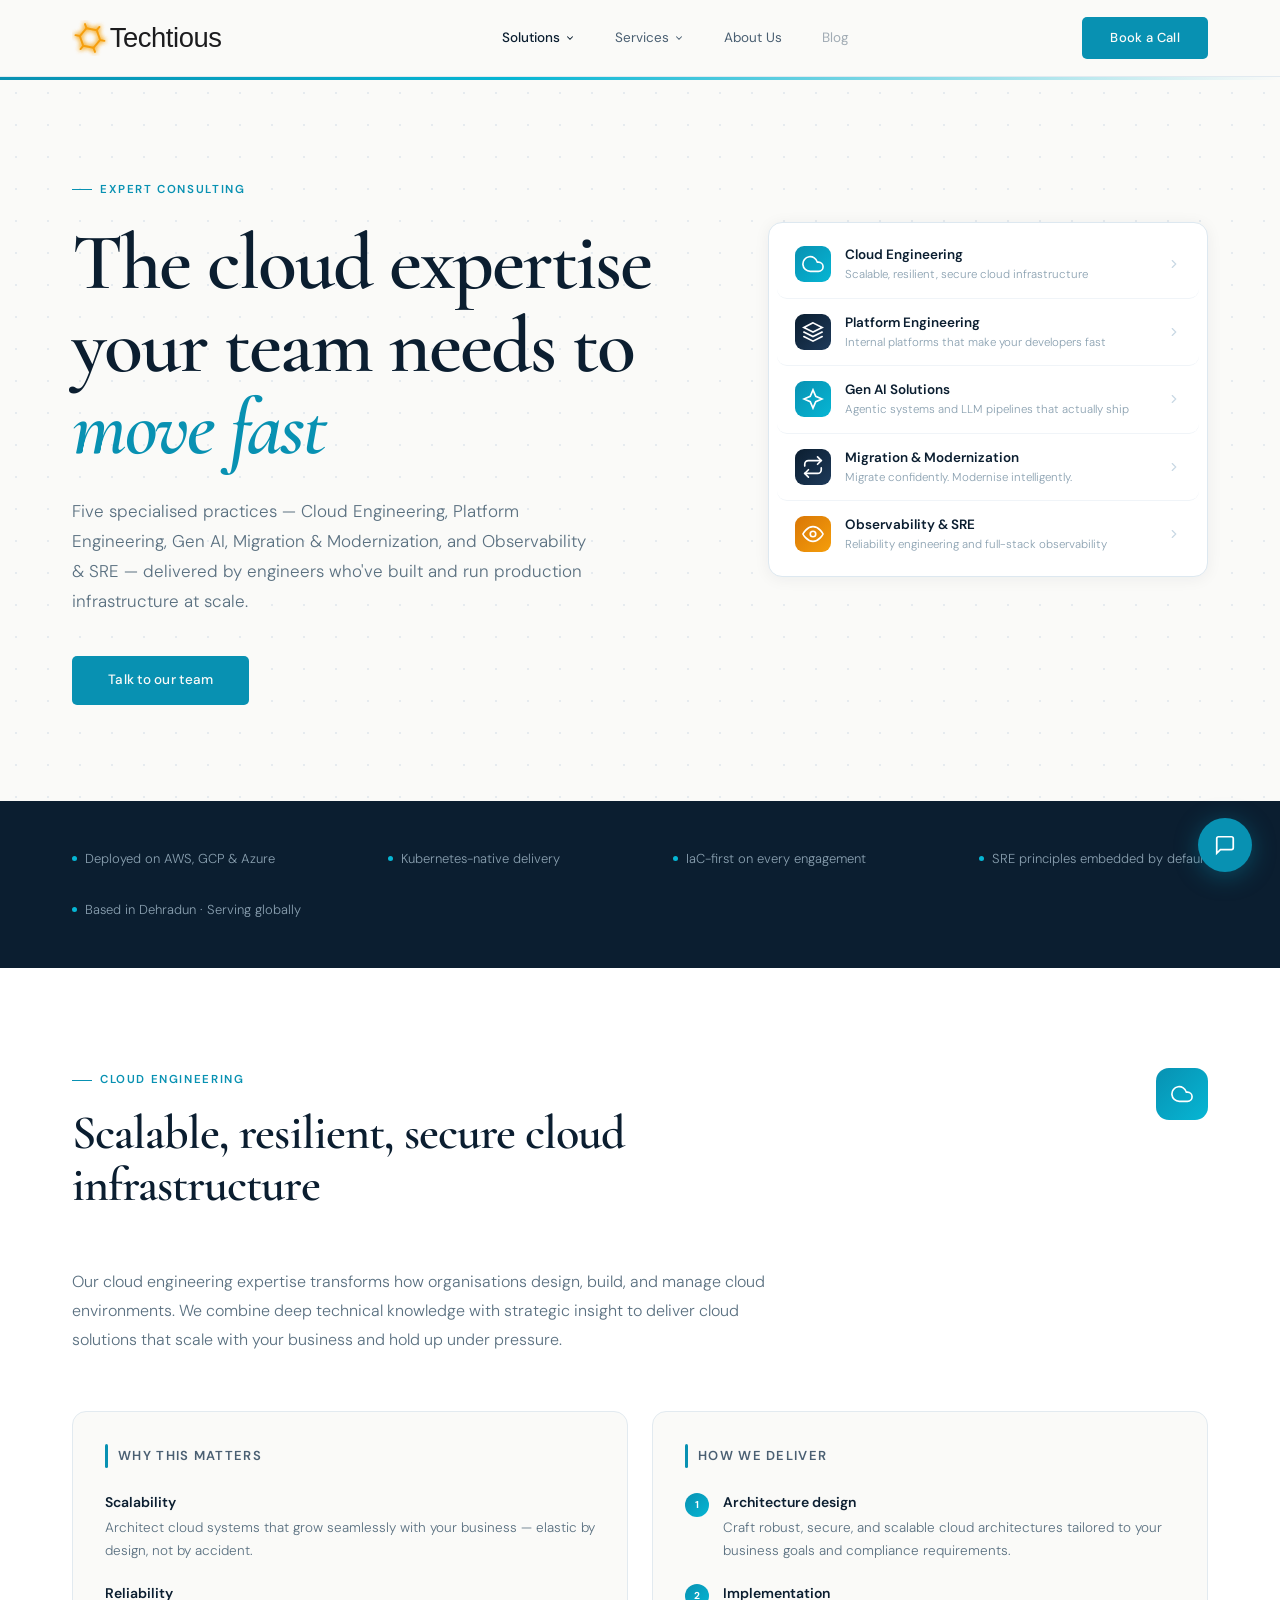
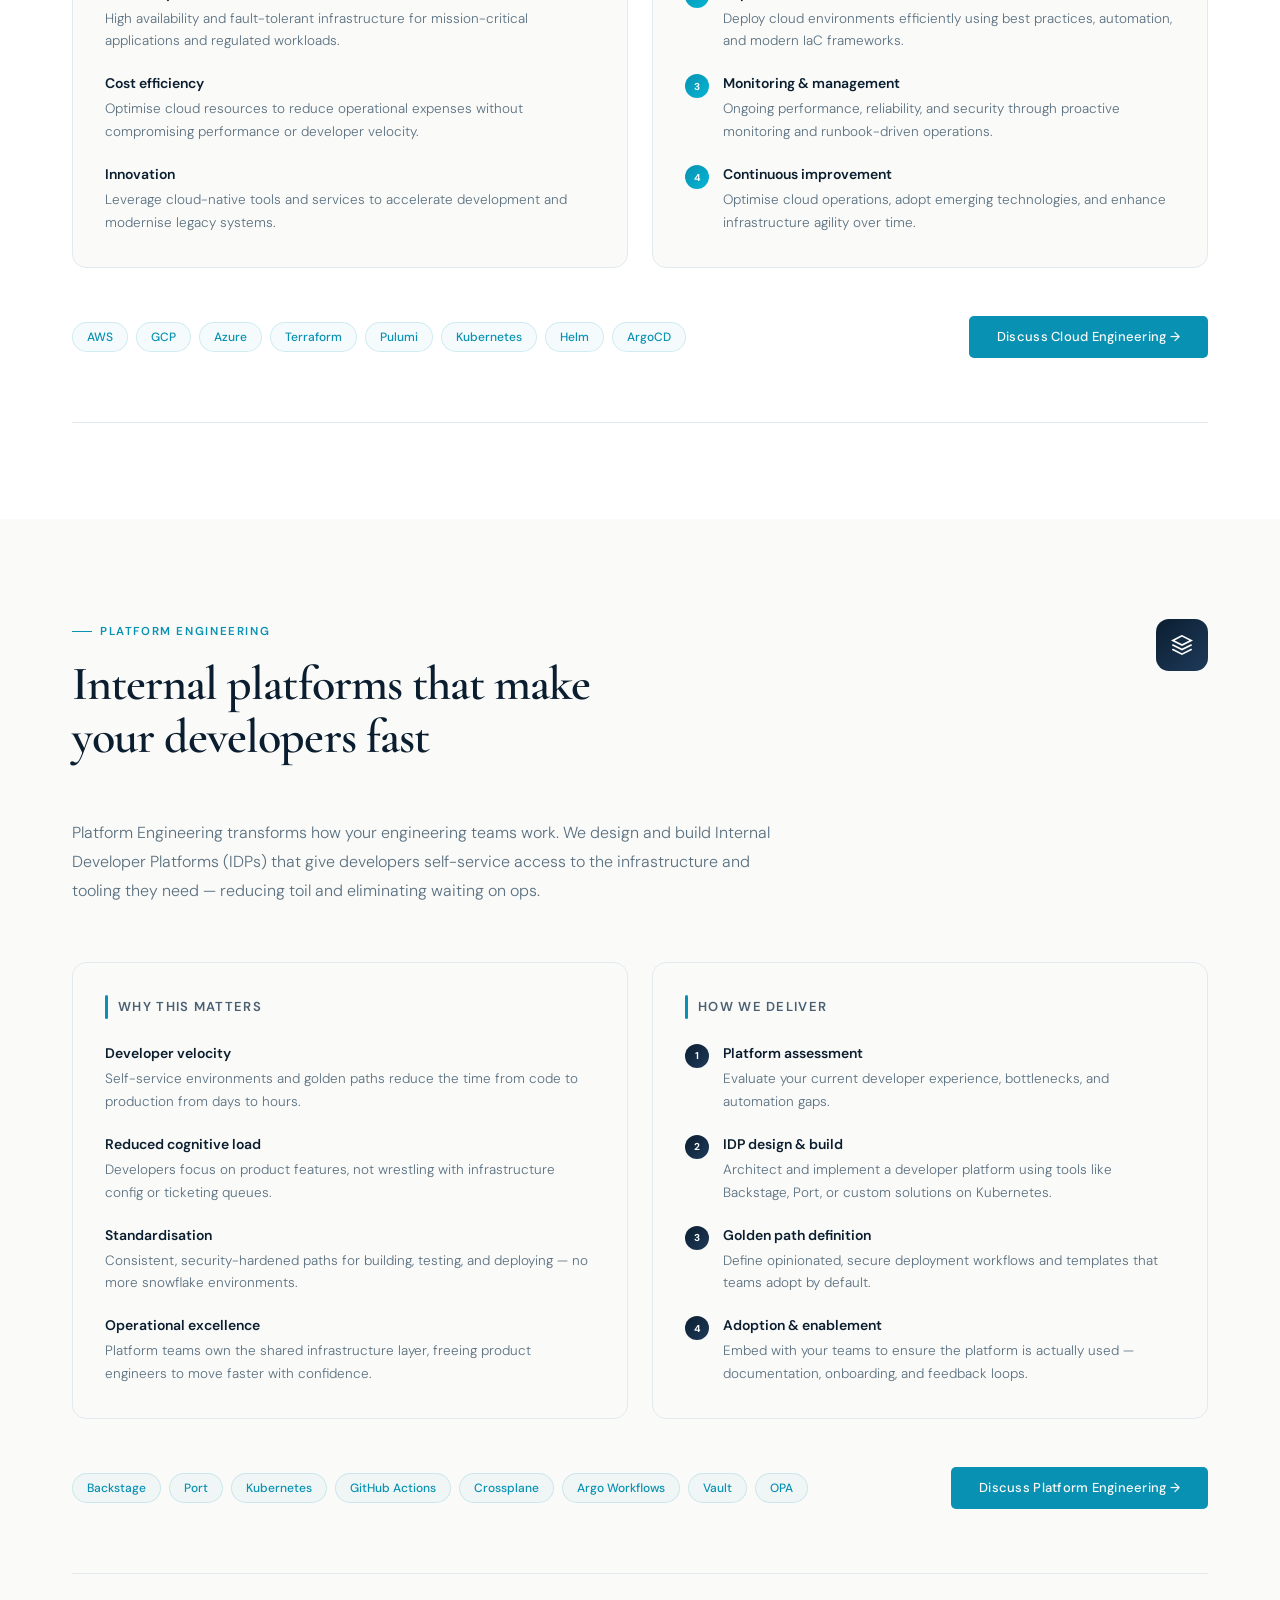
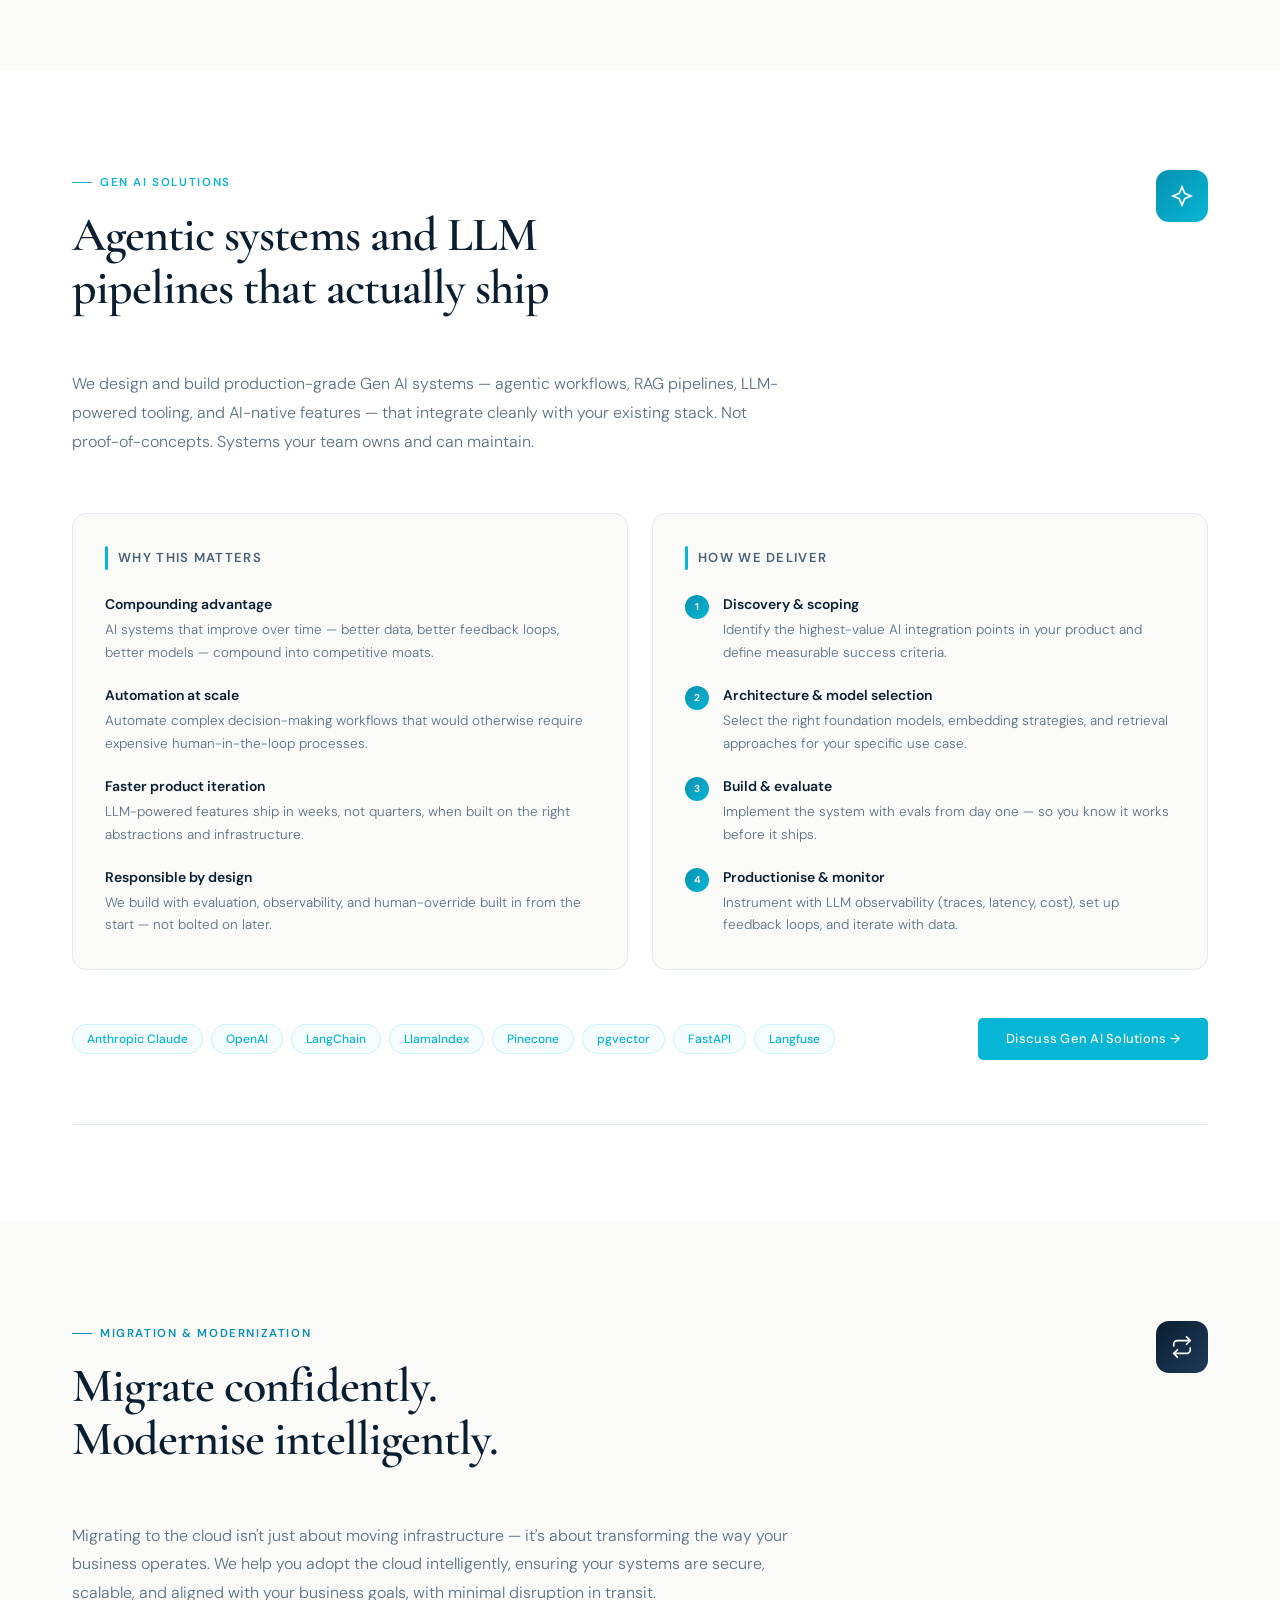
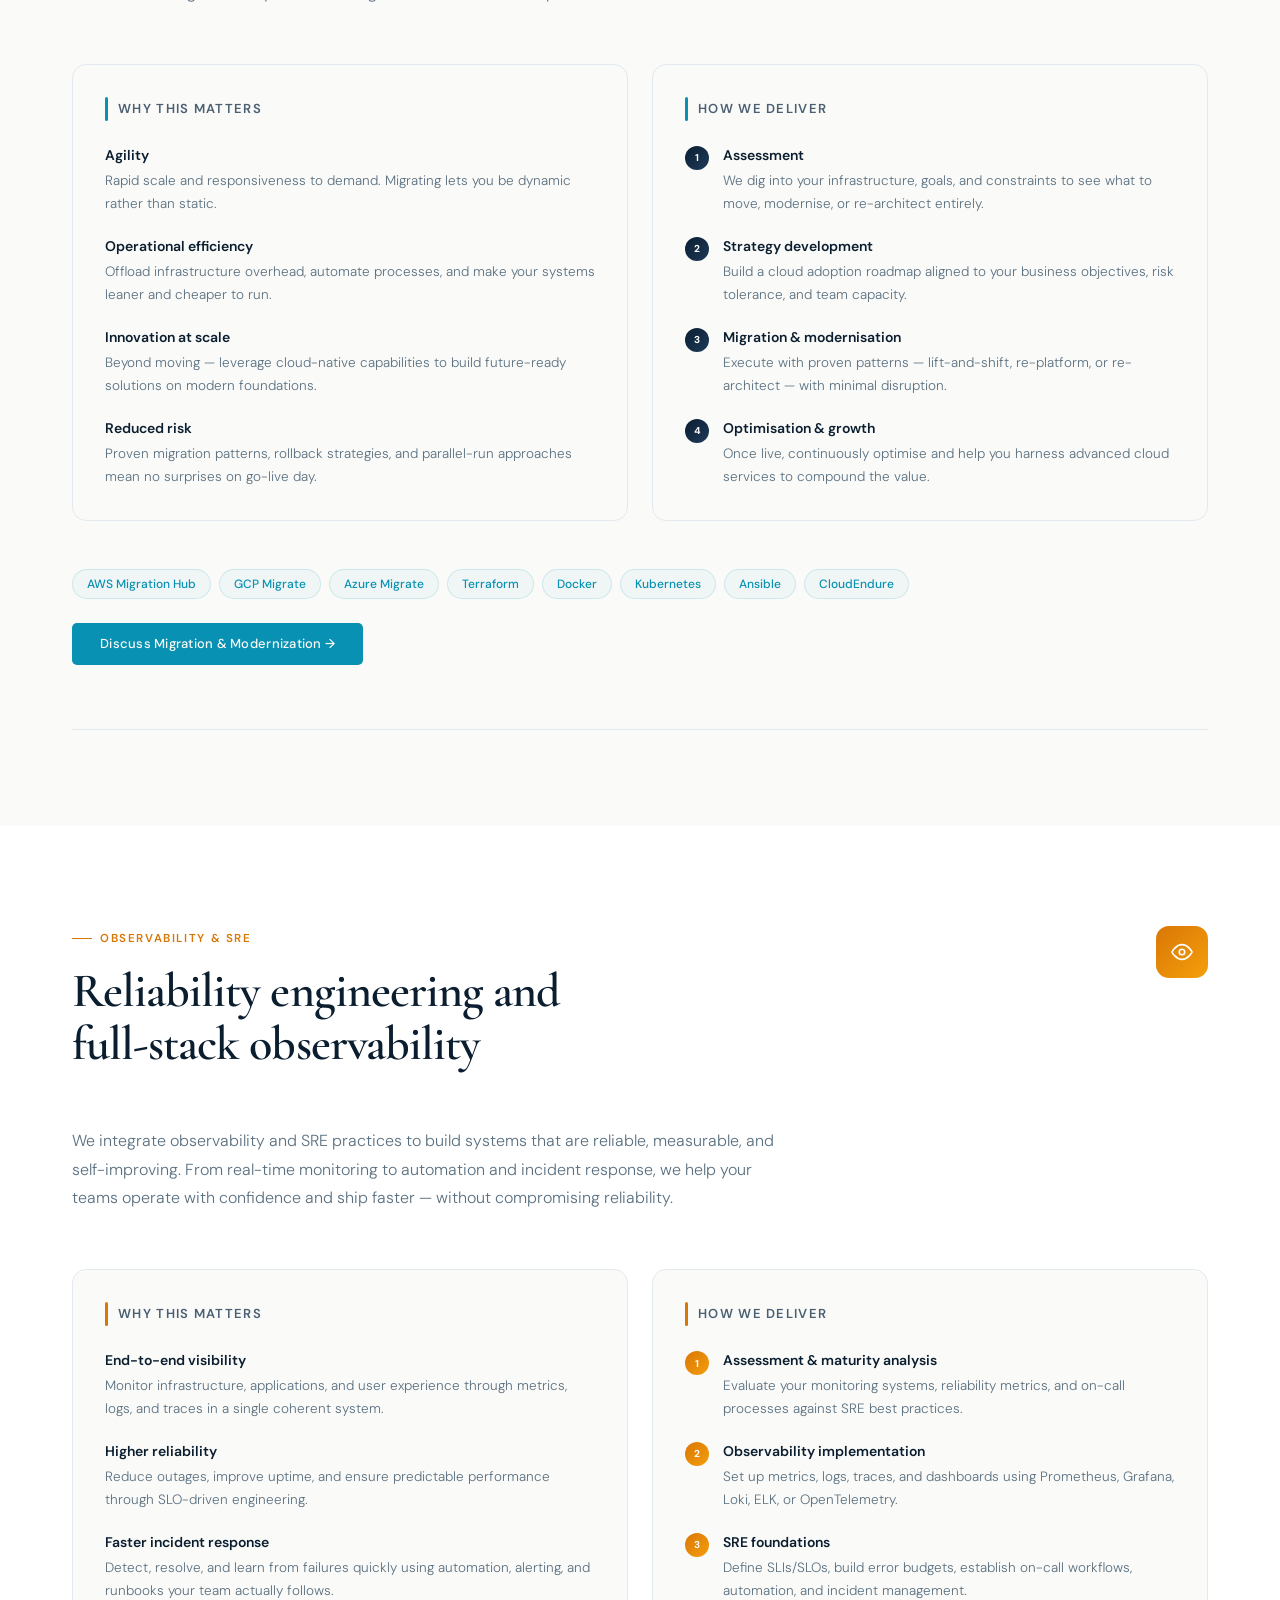
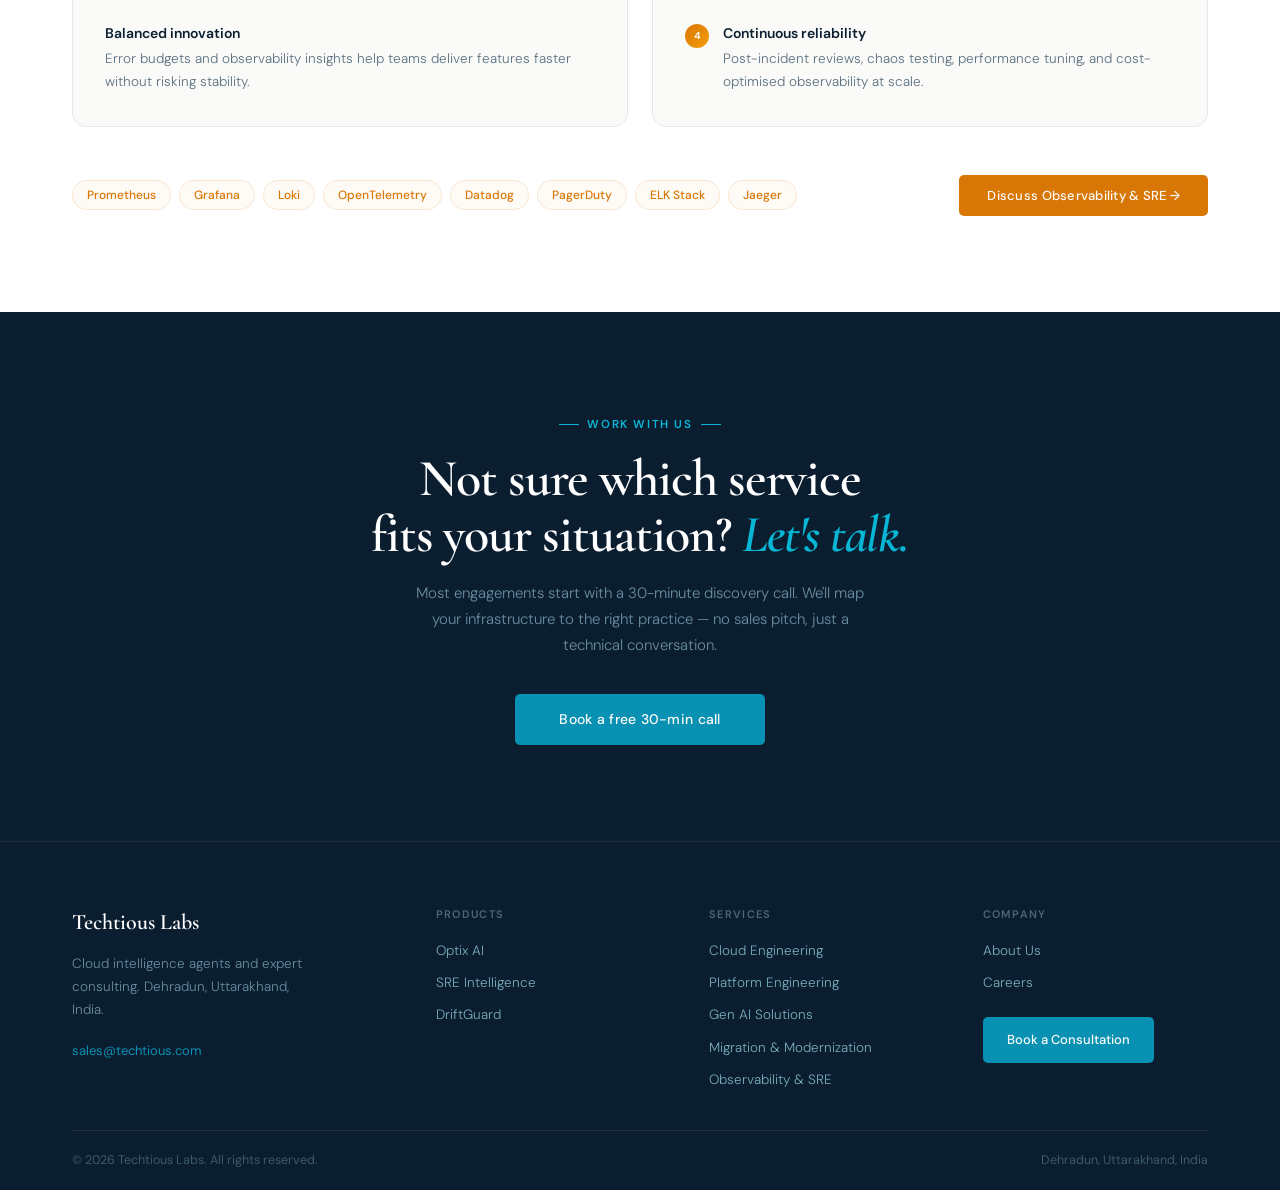
<file: services/index.html>
<!DOCTYPE html><html lang="en" data-astro-cid-hkbrpulz><head><meta charset="utf-8"><meta name="viewport" content="width=device-width, initial-scale=1"><title>Services — Cloud Engineering, Platform Engineering &amp; Gen AI | Techtious Labs</title><meta name="description" content="Expert consulting across Cloud Engineering, Platform Engineering, Gen AI Solutions, Migration &amp; Modernization, and Observability &amp; SRE."><link rel="canonical" href="https://beta.techtious.com/services/"><!-- Favicon --><link rel="icon" type="image/svg+xml" href="/favicon.svg"><link rel="icon" type="image/png" sizes="32x32" href="/favicon-32.png"><link rel="icon" type="image/png" sizes="16x16" href="/favicon-16.png"><link rel="icon" type="image/x-icon" href="/favicon.ico"><!-- Open Graph --><meta property="og:type" content="website"><meta property="og:site_name" content="Techtious Labs"><meta property="og:url" content="https://beta.techtious.com/services/"><meta property="og:title" content="Services — Cloud Engineering, Platform Engineering &amp; Gen AI | Techtious Labs"><meta property="og:description" content="Expert consulting across Cloud Engineering, Platform Engineering, Gen AI Solutions, Migration &amp; Modernization, and Observability &amp; SRE."><meta property="og:image" content="https://beta.techtious.com/og-image.png"><!-- Twitter / X --><meta name="twitter:card" content="summary_large_image"><meta name="twitter:title" content="Services — Cloud Engineering, Platform Engineering &amp; Gen AI | Techtious Labs"><meta name="twitter:description" content="Expert consulting across Cloud Engineering, Platform Engineering, Gen AI Solutions, Migration &amp; Modernization, and Observability &amp; SRE."><meta name="twitter:image" content="https://beta.techtious.com/og-image.png"><!-- JSON-LD: Organization --><script type="application/ld+json">{"@context":"https://schema.org","@type":"Organization","name":"Techtious Labs","url":"https://techtious.com","logo":"https://techtious.com/favicon.svg","description":"Autonomous cloud intelligence agents that deploy inside your infrastructure.","foundingLocation":"Dehradun, Uttarakhand, India","contactPoint":{"@type":"ContactPoint","email":"sales@techtious.com","contactType":"sales"},"sameAs":["https://www.linkedin.com/company/techtious","https://github.com/techtious"]}</script><script defer src="https://cloud.umami.is/script.js" data-website-id="9a9152d5-622e-4956-a0ae-99a470879ec4"></script><link rel="preconnect" href="https://fonts.googleapis.com"><link rel="preconnect" href="https://fonts.gstatic.com" crossorigin><link href="https://fonts.googleapis.com/css2?family=Cormorant+Garamond:ital,wght@0,400;0,500;0,600;0,700;1,400;1,600&family=DM+Sans:wght@300;400;500;600&display=swap" rel="stylesheet"><link rel="stylesheet" href="/_astro/Nav.CHQLUD9O.css"></head><body data-astro-cid-hkbrpulz><style>astro-island,astro-slot,astro-static-slot{display:contents}</style><script>(()=>{var e=async t=>{await(await t())()};(self.Astro||(self.Astro={})).load=e;window.dispatchEvent(new Event("astro:load"));})();</script><script>(()=>{var g=Object.defineProperty;var w=(a,s,c)=>s in a?g(a,s,{enumerable:!0,configurable:!0,writable:!0,value:c}):a[s]=c;var l=(a,s,c)=>w(a,typeof s!="symbol"?s+"":s,c);var E=new Set(["__proto__","constructor","prototype"]);{let a={0:t=>y(t),1:t=>c(t),2:t=>new RegExp(t),3:t=>new Date(t),4:t=>new Map(c(t)),5:t=>new Set(c(t)),6:t=>BigInt(t),7:t=>new URL(t),8:t=>new Uint8Array(t),9:t=>new Uint16Array(t),10:t=>new Uint32Array(t),11:t=>Number.POSITIVE_INFINITY*t},s=t=>{let[p,e]=t;return p in a?a[p](e):void 0},c=t=>t.map(s),y=t=>typeof t!="object"||t===null?t:Object.fromEntries(Object.entries(t).map(([p,e])=>[p,s(e)]));class f extends HTMLElement{constructor(){super(...arguments);l(this,"Component");l(this,"hydrator");l(this,"hydrate",async()=>{var b;if(!this.hydrator||!this.isConnected)return;let e=(b=this.parentElement)==null?void 0:b.closest("astro-island[ssr]");if(e){e.addEventListener("astro:hydrate",this.hydrate,{once:!0});return}let r=this.querySelectorAll("astro-slot"),n={},d=this.querySelectorAll("template[data-astro-template]");for(let o of d){let i=o.closest(this.tagName);i!=null&&i.isSameNode(this)&&(n[o.getAttribute("data-astro-template")||"default"]=o.innerHTML,o.remove())}for(let o of r){let i=o.closest(this.tagName);i!=null&&i.isSameNode(this)&&(n[o.getAttribute("name")||"default"]=o.innerHTML)}let u;try{u=this.hasAttribute("props")?y(JSON.parse(this.getAttribute("props"))):{}}catch(o){let i=this.getAttribute("component-url")||"<unknown>",v=this.getAttribute("component-export");throw v&&(i+=` (export ${v})`),console.error(`[hydrate] Error parsing props for component ${i}`,this.getAttribute("props"),o),o}let h;await this.hydrator(this)(this.Component,u,n,{client:this.getAttribute("client")}),this.removeAttribute("ssr"),this.dispatchEvent(new CustomEvent("astro:hydrate"))});l(this,"unmount",()=>{this.isConnected||this.dispatchEvent(new CustomEvent("astro:unmount"))})}disconnectedCallback(){document.removeEventListener("astro:after-swap",this.unmount),document.addEventListener("astro:after-swap",this.unmount,{once:!0})}connectedCallback(){if(!this.hasAttribute("await-children")||document.readyState==="interactive"||document.readyState==="complete")this.childrenConnectedCallback();else{let e=()=>{document.removeEventListener("DOMContentLoaded",e),r.disconnect(),this.childrenConnectedCallback()},r=new MutationObserver(()=>{var n;((n=this.lastChild)==null?void 0:n.nodeType)===Node.COMMENT_NODE&&this.lastChild.nodeValue==="astro:end"&&(this.lastChild.remove(),e())});r.observe(this,{childList:!0}),document.addEventListener("DOMContentLoaded",e)}}async childrenConnectedCallback(){let e=this.getAttribute("before-hydration-url");e&&await import(e),this.start()}getRetryImportUrl(e){let r=new URL(e,document.baseURI);return r.searchParams.set("astro-retry",Date.now().toString()),r.toString()}async importWithRetry(e){try{return await import(e)}catch(r){return await new Promise(n=>setTimeout(n,1e3)),import(this.getRetryImportUrl(e))}}handleHydrationError(e){let r=this.getAttribute("component-url"),n=new CustomEvent("astro:hydration-error",{cancelable:!0,bubbles:!0,composed:!0,detail:{error:e,componentUrl:r}});this.dispatchEvent(n)&&console.error(`[astro-island] Error hydrating ${r}`,e)}async start(){let e=JSON.parse(this.getAttribute("opts")),r=this.getAttribute("client");if(Astro[r]===void 0){window.addEventListener(`astro:${r}`,()=>this.start(),{once:!0});return}try{await Astro[r](async()=>{let n=this.getAttribute("renderer-url");try{let[d,{default:u}]=await Promise.all([this.importWithRetry(this.getAttribute("component-url")),n?this.importWithRetry(n):Promise.resolve({default:()=>()=>{}})]),h=this.getAttribute("component-export")||"default";if(h.includes(".")){this.Component=d;for(let m of h.split(".")){if(E.has(m)||!this.Component||typeof this.Component!="object"&&typeof this.Component!="function"||!Object.hasOwn(this.Component,m))throw new Error(`Invalid component export path: ${h}`);this.Component=this.Component[m]}}else{if(E.has(h))throw new Error(`Invalid component export path: ${h}`);this.Component=d[h]}return this.hydrator=u,this.hydrate}catch(d){return this.handleHydrationError(d),()=>{}}},e,this)}catch(n){this.handleHydrationError(n)}}attributeChangedCallback(){this.hydrate()}}l(f,"observedAttributes",["props"]),customElements.get("astro-island")||customElements.define("astro-island",f)}})();</script><astro-island uid="Z1hQlp0" prefix="r1" component-url="/_astro/Nav.DVMDpZkk.js" component-export="default" renderer-url="/_astro/client.DW6xmEpB.js" props="{}" ssr client="load" opts="{&quot;name&quot;:&quot;Nav&quot;,&quot;value&quot;:true}" await-children><nav class="site-nav"><div class="nav-inner"><a href="/" style="display:flex;align-items:center;text-decoration:none"><img src="/images/Logo.svg" alt="Techtious" style="height:36px;width:auto"/></a><div class="nav-links"><div style="position:relative"><span class="nav-trigger">Solutions <svg width="10" height="10" viewBox="0 0 24 24" fill="none" stroke="currentColor" stroke-width="2.5" stroke-linecap="round" style="transition:transform .2s ease;transform:rotate(0deg);flex-shrink:0"><polyline points="6 9 12 15 18 9"></polyline></svg></span><div style="position:absolute;top:100%;left:50%;padding-top:8px;z-index:300;opacity:0;pointer-events:none;transform:translateX(-50%) translateY(-6px);transition:opacity .18s ease, transform .18s ease"><div class="nav-dropdown-panel" style="min-width:276px"><a href="/optix-ai" class="nav-dropdown-item"><div style="width:36px;height:36px;background:linear-gradient(135deg,#0891B2,#06B6D4);border-radius:9px;display:flex;align-items:center;justify-content:center;flex-shrink:0"><svg width="14" height="14" viewBox="0 0 24 24" fill="none"><path d="M12 2L9 9l-7 3 7 3 3 7 3-7 7-3-7-3z" fill="#fff"></path></svg></div><div style="flex:1;min-width:0"><div style="font-size:13px;font-weight:600;color:#0B1E30">Optix AI</div><div style="font-size:11.5px;color:#8AA0B0;font-weight:300;margin-top:1px">FinOps &amp; K8s cost intelligence</div></div><span style="font-size:10px;font-weight:600;color:#D97706;background:#FFFBEB;padding:2px 8px;border-radius:10px;text-transform:uppercase;letter-spacing:.04em;white-space:nowrap;flex-shrink:0">Beta</span></a><a href="/sre-intelligence" class="nav-dropdown-item"><div style="width:36px;height:36px;background:linear-gradient(135deg,#D97706,#F59E0B);border-radius:9px;display:flex;align-items:center;justify-content:center;flex-shrink:0"><svg width="14" height="14" viewBox="0 0 24 24" fill="none"><path d="M1 12s4-8 11-8 11 8 11 8-4 8-11 8-11-8-11-8z" stroke="#fff" stroke-width="2"></path><circle cx="12" cy="12" r="3" fill="#fff"></circle></svg></div><div style="flex:1;min-width:0"><div style="font-size:13px;font-weight:600;color:#0B1E30">SRE Intelligence</div><div style="font-size:11.5px;color:#8AA0B0;font-weight:300;margin-top:1px">Log analytics &amp; stability</div></div><span style="font-size:10px;font-weight:600;color:#64748B;background:#F1F5F9;padding:2px 8px;border-radius:10px;text-transform:uppercase;letter-spacing:.04em;white-space:nowrap;flex-shrink:0">Soon</span></a><a href="/driftguard" class="nav-dropdown-item"><div style="width:36px;height:36px;background:linear-gradient(135deg,#3B82F6,#60A5FA);border-radius:9px;display:flex;align-items:center;justify-content:center;flex-shrink:0"><svg width="14" height="14" viewBox="0 0 24 24" fill="none"><polyline points="17 1 21 5 17 9" stroke="#fff" stroke-width="2" stroke-linecap="round"></polyline><path d="M3 11V9a4 4 0 0 1 4-4h14" stroke="#fff" stroke-width="2" stroke-linecap="round"></path><polyline points="7 23 3 19 7 15" stroke="#fff" stroke-width="2" stroke-linecap="round"></polyline><path d="M21 13v2a4 4 0 0 1-4 4H3" stroke="#fff" stroke-width="2" stroke-linecap="round"></path></svg></div><div style="flex:1;min-width:0"><div style="font-size:13px;font-weight:600;color:#0B1E30">DriftGuard</div><div style="font-size:11.5px;color:#8AA0B0;font-weight:300;margin-top:1px">Environment sync &amp; drift detection</div></div><span style="font-size:10px;font-weight:600;color:#64748B;background:#F1F5F9;padding:2px 8px;border-radius:10px;text-transform:uppercase;letter-spacing:.04em;white-space:nowrap;flex-shrink:0">Soon</span></a></div></div></div><div style="position:relative"><span class="nav-trigger" style="font-weight:400;color:#4A5F72">Services <svg width="10" height="10" viewBox="0 0 24 24" fill="none" stroke="currentColor" stroke-width="2.5" stroke-linecap="round" style="transition:transform .2s ease;transform:rotate(0deg);flex-shrink:0"><polyline points="6 9 12 15 18 9"></polyline></svg></span><div style="position:absolute;top:100%;left:50%;padding-top:8px;z-index:300;opacity:0;pointer-events:none;transform:translateX(-50%) translateY(-6px);transition:opacity .18s ease, transform .18s ease"><div class="nav-dropdown-panel" style="min-width:292px"><a href="/services#cloud-engineering" class="nav-dropdown-item"><div style="width:36px;height:36px;background:#EEF6FB;border-radius:9px;display:flex;align-items:center;justify-content:center;flex-shrink:0"><svg width="14" height="14" viewBox="0 0 24 24" fill="none" stroke="#0891B2" stroke-width="1.8" stroke-linecap="round"><path d="M18 10h-1.26A8 8 0 1 0 9 20h9a5 5 0 0 0 0-10z"></path></svg></div><div style="min-width:0"><div style="font-size:13px;font-weight:600;color:#0B1E30">Cloud Engineering</div><div style="font-size:11.5px;color:#8AA0B0;font-weight:300;margin-top:1px">AWS · GCP · Azure architecture</div></div><svg width="12" height="12" viewBox="0 0 24 24" fill="none" stroke="#C8D8E4" stroke-width="2" stroke-linecap="round" style="margin-left:auto;flex-shrink:0"><polyline points="9 18 15 12 9 6"></polyline></svg></a><a href="/services#platform-engineering" class="nav-dropdown-item"><div style="width:36px;height:36px;background:#EEF6FB;border-radius:9px;display:flex;align-items:center;justify-content:center;flex-shrink:0"><svg width="14" height="14" viewBox="0 0 24 24" fill="none" stroke="#0891B2" stroke-width="1.8" stroke-linecap="round"><polygon points="12 2 2 7 12 12 22 7 12 2"></polygon><polyline points="2 17 12 22 22 17"></polyline><polyline points="2 12 12 17 22 12"></polyline></svg></div><div style="min-width:0"><div style="font-size:13px;font-weight:600;color:#0B1E30">Platform Engineering</div><div style="font-size:11.5px;color:#8AA0B0;font-weight:300;margin-top:1px">Kubernetes · IDP · developer portals</div></div><svg width="12" height="12" viewBox="0 0 24 24" fill="none" stroke="#C8D8E4" stroke-width="2" stroke-linecap="round" style="margin-left:auto;flex-shrink:0"><polyline points="9 18 15 12 9 6"></polyline></svg></a><a href="/services#gen-ai-solutions" class="nav-dropdown-item"><div style="width:36px;height:36px;background:#EEF6FB;border-radius:9px;display:flex;align-items:center;justify-content:center;flex-shrink:0"><svg width="14" height="14" viewBox="0 0 24 24" fill="none" stroke="#0891B2" stroke-width="1.8" stroke-linecap="round"><path d="M12 2L9 9l-7 3 7 3 3 7 3-7 7-3-7-3z"></path></svg></div><div style="min-width:0"><div style="font-size:13px;font-weight:600;color:#0B1E30">Gen AI Solutions</div><div style="font-size:11.5px;color:#8AA0B0;font-weight:300;margin-top:1px">Agentic systems · LLM pipelines</div></div><svg width="12" height="12" viewBox="0 0 24 24" fill="none" stroke="#C8D8E4" stroke-width="2" stroke-linecap="round" style="margin-left:auto;flex-shrink:0"><polyline points="9 18 15 12 9 6"></polyline></svg></a><a href="/services#observability-sre" class="nav-dropdown-item"><div style="width:36px;height:36px;background:#EEF6FB;border-radius:9px;display:flex;align-items:center;justify-content:center;flex-shrink:0"><svg width="14" height="14" viewBox="0 0 24 24" fill="none" stroke="#0891B2" stroke-width="1.8" stroke-linecap="round"><path d="M1 12s4-8 11-8 11 8 11 8-4 8-11 8-11-8-11-8z"></path><circle cx="12" cy="12" r="3"></circle></svg></div><div style="min-width:0"><div style="font-size:13px;font-weight:600;color:#0B1E30">Observability &amp; SRE</div><div style="font-size:11.5px;color:#8AA0B0;font-weight:300;margin-top:1px">Monitoring · reliability · SLOs</div></div><svg width="12" height="12" viewBox="0 0 24 24" fill="none" stroke="#C8D8E4" stroke-width="2" stroke-linecap="round" style="margin-left:auto;flex-shrink:0"><polyline points="9 18 15 12 9 6"></polyline></svg></a><a href="/services#migration-modernization" class="nav-dropdown-item"><div style="width:36px;height:36px;background:#EEF6FB;border-radius:9px;display:flex;align-items:center;justify-content:center;flex-shrink:0"><svg width="14" height="14" viewBox="0 0 24 24" fill="none" stroke="#0891B2" stroke-width="1.8" stroke-linecap="round"><polyline points="17 1 21 5 17 9"></polyline><path d="M3 11V9a4 4 0 0 1 4-4h14"></path><polyline points="7 23 3 19 7 15"></polyline><path d="M21 13v2a4 4 0 0 1-4 4H3"></path></svg></div><div style="min-width:0"><div style="font-size:13px;font-weight:600;color:#0B1E30">Migration &amp; Modernization</div><div style="font-size:11.5px;color:#8AA0B0;font-weight:300;margin-top:1px">Lift-shift · re-architecture</div></div><svg width="12" height="12" viewBox="0 0 24 24" fill="none" stroke="#C8D8E4" stroke-width="2" stroke-linecap="round" style="margin-left:auto;flex-shrink:0"><polyline points="9 18 15 12 9 6"></polyline></svg></a></div></div></div><a href="/about" class="nav-plain-link">About Us</a><span class="nav-plain-link" style="cursor:not-allowed;opacity:0.5">Blog</span></div><a href="https://cal.com/techtious/30min" target="_blank" rel="noopener" class="nav-cta-btn">Book a Call</a><button class="nav-hamburger" aria-label="Toggle menu"><svg width="22" height="22" viewBox="0 0 24 24" fill="none" stroke="#0B1E30" stroke-width="2" stroke-linecap="round"><line x1="3" y1="12" x2="21" y2="12"></line><line x1="3" y1="6" x2="21" y2="6"></line><line x1="3" y1="18" x2="21" y2="18"></line></svg></button></div></nav><div class="nav-mobile-panel"><div class="nav-mobile-inner"><button class="nav-mobile-link">Solutions<svg width="14" height="14" viewBox="0 0 24 24" fill="none" stroke="#8AA0B0" stroke-width="2" stroke-linecap="round" style="transform:none;transition:transform .2s"><polyline points="6 9 12 15 18 9"></polyline></svg></button><button class="nav-mobile-link">Services<svg width="14" height="14" viewBox="0 0 24 24" fill="none" stroke="#8AA0B0" stroke-width="2" stroke-linecap="round" style="transform:none;transition:transform .2s"><polyline points="6 9 12 15 18 9"></polyline></svg></button><a href="/about" class="nav-mobile-link" style="text-decoration:none">About Us</a><a href="https://cal.com/techtious/30min" target="_blank" rel="noopener" class="nav-mobile-cta">Book a Call</a></div></div><!--astro:end--></astro-island><section class="section" style="position:relative;overflow:hidden;background:#FAFAF8;"><div class="dot-grid" style="position:absolute;inset:0;opacity:.35;pointer-events:none;"></div><div style="position:absolute;top:0;left:0;right:0;height:3px;background:linear-gradient(90deg,#0891B2,#06B6D4 40%,transparent);"></div><div class="wrap"><div style="display:inline-flex;align-items:center;gap:8px;margin-bottom:24px;"><div style="width:20px;height:1px;background:#0891B2;"></div><span style="font-size:11.5px;font-weight:600;text-transform:uppercase;letter-spacing:.14em;color:#0891B2;">Expert Consulting</span></div><div class="hero-grid"><div><h1 class="h1-xl">The cloud expertise<br>your team needs to <em style="font-style:italic;color:#0891B2;">move fast</em></h1><p style="font-size:17px;font-weight:300;line-height:1.75;color:#5A7080;max-width:520px;margin-bottom:40px;">Five specialised practices — Cloud Engineering, Platform Engineering, Gen AI, Migration & Modernization, and Observability & SRE — delivered by engineers who've built and run production infrastructure at scale.</p><a href="https://cal.com/techtious/30min" target="_blank" rel="noopener" style="display:inline-block;background:#0891B2;color:#FAFAF8;font-size:13.5px;font-weight:500;padding:14px 36px;border-radius:5px;text-decoration:none;letter-spacing:.02em;">Talk to our team</a></div><!-- Service nav panel --><div style="background:#fff;border:1px solid #DDE8F0;border-radius:14px;padding:8px;box-shadow:0 2px 16px rgba(11,30,48,.06);"><a href="#cloud-engineering" style="display:flex;align-items:center;gap:14px;padding:14px 18px;border-radius:10px;text-decoration:none;transition:background .15s;border-bottom:1px solid #F0F4F8;"><div style="width:36px;height:36px;background:linear-gradient(135deg,#0891B2,#06B6D4);border-radius:9px;display:flex;align-items:center;justify-content:center;flex-shrink:0;"><svg width="22" height="22" viewBox="0 0 24 24" fill="none" stroke="#fff" stroke-width="1.8" stroke-linecap="round"><path d="M18 10h-1.26A8 8 0 1 0 9 20h9a5 5 0 0 0 0-10z"/></svg></div><div><div style="font-size:13.5px;font-weight:600;color:#0B1E30;">Cloud Engineering</div><div style="font-size:11.5px;font-weight:300;color:#8AA0B0;margin-top:1px;">Scalable, resilient, secure cloud infrastructure</div></div><svg width="14" height="14" viewBox="0 0 24 24" fill="none" stroke="#C8D8E4" stroke-width="2" stroke-linecap="round" style="margin-left:auto;flex-shrink:0;"><polyline points="9 18 15 12 9 6"></polyline></svg></a><a href="#platform-engineering" style="display:flex;align-items:center;gap:14px;padding:14px 18px;border-radius:10px;text-decoration:none;transition:background .15s;border-bottom:1px solid #F0F4F8;"><div style="width:36px;height:36px;background:linear-gradient(135deg,#0B1E30,#1E3A5A);border-radius:9px;display:flex;align-items:center;justify-content:center;flex-shrink:0;"><svg width="22" height="22" viewBox="0 0 24 24" fill="none" stroke="#fff" stroke-width="1.8" stroke-linecap="round"><polygon points="12 2 2 7 12 12 22 7 12 2"/><polyline points="2 17 12 22 22 17"/><polyline points="2 12 12 17 22 12"/></svg></div><div><div style="font-size:13.5px;font-weight:600;color:#0B1E30;">Platform Engineering</div><div style="font-size:11.5px;font-weight:300;color:#8AA0B0;margin-top:1px;">Internal platforms that make your developers fast</div></div><svg width="14" height="14" viewBox="0 0 24 24" fill="none" stroke="#C8D8E4" stroke-width="2" stroke-linecap="round" style="margin-left:auto;flex-shrink:0;"><polyline points="9 18 15 12 9 6"></polyline></svg></a><a href="#gen-ai-solutions" style="display:flex;align-items:center;gap:14px;padding:14px 18px;border-radius:10px;text-decoration:none;transition:background .15s;border-bottom:1px solid #F0F4F8;"><div style="width:36px;height:36px;background:linear-gradient(135deg,#0891B2,#06B6D4);border-radius:9px;display:flex;align-items:center;justify-content:center;flex-shrink:0;"><svg width="22" height="22" viewBox="0 0 24 24" fill="none" stroke="#fff" stroke-width="1.8" stroke-linecap="round"><path d="M12 2L9 9l-7 3 7 3 3 7 3-7 7-3-7-3z"/></svg></div><div><div style="font-size:13.5px;font-weight:600;color:#0B1E30;">Gen AI Solutions</div><div style="font-size:11.5px;font-weight:300;color:#8AA0B0;margin-top:1px;">Agentic systems and LLM pipelines that actually ship</div></div><svg width="14" height="14" viewBox="0 0 24 24" fill="none" stroke="#C8D8E4" stroke-width="2" stroke-linecap="round" style="margin-left:auto;flex-shrink:0;"><polyline points="9 18 15 12 9 6"></polyline></svg></a><a href="#migration-modernization" style="display:flex;align-items:center;gap:14px;padding:14px 18px;border-radius:10px;text-decoration:none;transition:background .15s;border-bottom:1px solid #F0F4F8;"><div style="width:36px;height:36px;background:linear-gradient(135deg,#0B1E30,#1E3A5A);border-radius:9px;display:flex;align-items:center;justify-content:center;flex-shrink:0;"><svg width="22" height="22" viewBox="0 0 24 24" fill="none" stroke="#fff" stroke-width="1.8" stroke-linecap="round"><polyline points="17 1 21 5 17 9"/><path d="M3 11V9a4 4 0 0 1 4-4h14"/><polyline points="7 23 3 19 7 15"/><path d="M21 13v2a4 4 0 0 1-4 4H3"/></svg></div><div><div style="font-size:13.5px;font-weight:600;color:#0B1E30;">Migration &amp; Modernization</div><div style="font-size:11.5px;font-weight:300;color:#8AA0B0;margin-top:1px;">Migrate confidently. Modernise intelligently.</div></div><svg width="14" height="14" viewBox="0 0 24 24" fill="none" stroke="#C8D8E4" stroke-width="2" stroke-linecap="round" style="margin-left:auto;flex-shrink:0;"><polyline points="9 18 15 12 9 6"></polyline></svg></a><a href="#observability-sre" style="display:flex;align-items:center;gap:14px;padding:14px 18px;border-radius:10px;text-decoration:none;transition:background .15s;"><div style="width:36px;height:36px;background:linear-gradient(135deg,#D97706,#F59E0B);border-radius:9px;display:flex;align-items:center;justify-content:center;flex-shrink:0;"><svg width="22" height="22" viewBox="0 0 24 24" fill="none" stroke="#fff" stroke-width="1.8" stroke-linecap="round"><path d="M1 12s4-8 11-8 11 8 11 8-4 8-11 8-11-8-11-8z"/><circle cx="12" cy="12" r="3"/></svg></div><div><div style="font-size:13.5px;font-weight:600;color:#0B1E30;">Observability &amp; SRE</div><div style="font-size:11.5px;font-weight:300;color:#8AA0B0;margin-top:1px;">Reliability engineering and full-stack observability</div></div><svg width="14" height="14" viewBox="0 0 24 24" fill="none" stroke="#C8D8E4" stroke-width="2" stroke-linecap="round" style="margin-left:auto;flex-shrink:0;"><polyline points="9 18 15 12 9 6"></polyline></svg></a></div></div></div></section><section class="section-xs" style="background:#0B1E30;"><div class="wrap"><div style="display:flex;align-items:center;justify-content:space-between;gap:32px;flex-wrap:wrap;"><div style="display:flex;align-items:center;gap:8px;"><div style="width:5px;height:5px;background:#06B6D4;border-radius:50%;flex-shrink:0;"></div><span style="font-size:13px;font-weight:300;color:#8AA0B0;">Deployed on AWS, GCP &amp; Azure</span></div><div style="display:flex;align-items:center;gap:8px;"><div style="width:5px;height:5px;background:#06B6D4;border-radius:50%;flex-shrink:0;"></div><span style="font-size:13px;font-weight:300;color:#8AA0B0;">Kubernetes-native delivery</span></div><div style="display:flex;align-items:center;gap:8px;"><div style="width:5px;height:5px;background:#06B6D4;border-radius:50%;flex-shrink:0;"></div><span style="font-size:13px;font-weight:300;color:#8AA0B0;">IaC-first on every engagement</span></div><div style="display:flex;align-items:center;gap:8px;"><div style="width:5px;height:5px;background:#06B6D4;border-radius:50%;flex-shrink:0;"></div><span style="font-size:13px;font-weight:300;color:#8AA0B0;">SRE principles embedded by default</span></div><div style="display:flex;align-items:center;gap:8px;"><div style="width:5px;height:5px;background:#06B6D4;border-radius:50%;flex-shrink:0;"></div><span style="font-size:13px;font-weight:300;color:#8AA0B0;">Based in Dehradun · Serving globally</span></div></div></div></section><section id="cloud-engineering" class="section" style="background:#fff;"><div class="wrap"><!-- Section header --><div style="display:flex;align-items:flex-start;justify-content:space-between;gap:40px;flex-wrap:wrap;margin-bottom:56px;"><div><div style="display:inline-flex;align-items:center;gap:8px;margin-bottom:18px;"><div style="width:20px;height:1px;background:#0891B2;"></div><span style="font-size:11.5px;font-weight:600;text-transform:uppercase;letter-spacing:.14em;color:#0891B2;">Cloud Engineering</span></div><h2 class="h2-lg" style="max-width:560px;">Scalable, resilient, secure cloud infrastructure</h2></div><div style="width:52px;height:52px;background:linear-gradient(135deg,#0891B2,#06B6D4);border-radius:13px;display:flex;align-items:center;justify-content:center;flex-shrink:0;margin-top:4px;"><svg width="22" height="22" viewBox="0 0 24 24" fill="none" stroke="#fff" stroke-width="1.8" stroke-linecap="round"><path d="M18 10h-1.26A8 8 0 1 0 9 20h9a5 5 0 0 0 0-10z"/></svg></div></div><p style="font-size:16px;font-weight:300;line-height:1.8;color:#5A7080;max-width:720px;margin-bottom:56px;">Our cloud engineering expertise transforms how organisations design, build, and manage cloud environments. We combine deep technical knowledge with strategic insight to deliver cloud solutions that scale with your business and hold up under pressure.</p><!-- Why / How grid --><div class="grid-2" style="margin-bottom:48px;"><!-- Why this matters --><div style="border:1px solid #E2EAF0;border-radius:14px;padding:32px;background:#FAFAF8;"><div style="display:flex;align-items:center;gap:10px;margin-bottom:24px;"><div style="width:3px;height:24px;background:#0891B2;border-radius:2px;"></div><span style="font-size:13px;font-weight:600;text-transform:uppercase;letter-spacing:.1em;color:#4A5F72;">Why this matters</span></div><div style="display:flex;flex-direction:column;gap:20px;"><div><div style="font-size:14px;font-weight:600;color:#0B1E30;margin-bottom:4px;">Scalability</div><div style="font-size:13.5px;font-weight:300;line-height:1.7;color:#5A7080;">Architect cloud systems that grow seamlessly with your business — elastic by design, not by accident.</div></div><div><div style="font-size:14px;font-weight:600;color:#0B1E30;margin-bottom:4px;">Reliability</div><div style="font-size:13.5px;font-weight:300;line-height:1.7;color:#5A7080;">High availability and fault-tolerant infrastructure for mission-critical applications and regulated workloads.</div></div><div><div style="font-size:14px;font-weight:600;color:#0B1E30;margin-bottom:4px;">Cost efficiency</div><div style="font-size:13.5px;font-weight:300;line-height:1.7;color:#5A7080;">Optimise cloud resources to reduce operational expenses without compromising performance or developer velocity.</div></div><div><div style="font-size:14px;font-weight:600;color:#0B1E30;margin-bottom:4px;">Innovation</div><div style="font-size:13.5px;font-weight:300;line-height:1.7;color:#5A7080;">Leverage cloud-native tools and services to accelerate development and modernise legacy systems.</div></div></div></div><!-- How we deliver --><div style="border:1px solid #E2EAF0;border-radius:14px;padding:32px;background:#FAFAF8;"><div style="display:flex;align-items:center;gap:10px;margin-bottom:24px;"><div style="width:3px;height:24px;background:#0891B2;border-radius:2px;"></div><span style="font-size:13px;font-weight:600;text-transform:uppercase;letter-spacing:.1em;color:#4A5F72;">How we deliver</span></div><div style="display:flex;flex-direction:column;gap:20px;"><div style="display:flex;align-items:flex-start;gap:14px;"><div style="width:24px;height:24px;border-radius:50%;background:linear-gradient(135deg,#0891B2,#06B6D4);display:flex;align-items:center;justify-content:center;flex-shrink:0;margin-top:1px;"><span style="font-size:10px;font-weight:700;color:#fff;">1</span></div><div><div style="font-size:14px;font-weight:600;color:#0B1E30;margin-bottom:4px;">Architecture design</div><div style="font-size:13.5px;font-weight:300;line-height:1.7;color:#5A7080;">Craft robust, secure, and scalable cloud architectures tailored to your business goals and compliance requirements.</div></div></div><div style="display:flex;align-items:flex-start;gap:14px;"><div style="width:24px;height:24px;border-radius:50%;background:linear-gradient(135deg,#0891B2,#06B6D4);display:flex;align-items:center;justify-content:center;flex-shrink:0;margin-top:1px;"><span style="font-size:10px;font-weight:700;color:#fff;">2</span></div><div><div style="font-size:14px;font-weight:600;color:#0B1E30;margin-bottom:4px;">Implementation</div><div style="font-size:13.5px;font-weight:300;line-height:1.7;color:#5A7080;">Deploy cloud environments efficiently using best practices, automation, and modern IaC frameworks.</div></div></div><div style="display:flex;align-items:flex-start;gap:14px;"><div style="width:24px;height:24px;border-radius:50%;background:linear-gradient(135deg,#0891B2,#06B6D4);display:flex;align-items:center;justify-content:center;flex-shrink:0;margin-top:1px;"><span style="font-size:10px;font-weight:700;color:#fff;">3</span></div><div><div style="font-size:14px;font-weight:600;color:#0B1E30;margin-bottom:4px;">Monitoring &amp; management</div><div style="font-size:13.5px;font-weight:300;line-height:1.7;color:#5A7080;">Ongoing performance, reliability, and security through proactive monitoring and runbook-driven operations.</div></div></div><div style="display:flex;align-items:flex-start;gap:14px;"><div style="width:24px;height:24px;border-radius:50%;background:linear-gradient(135deg,#0891B2,#06B6D4);display:flex;align-items:center;justify-content:center;flex-shrink:0;margin-top:1px;"><span style="font-size:10px;font-weight:700;color:#fff;">4</span></div><div><div style="font-size:14px;font-weight:600;color:#0B1E30;margin-bottom:4px;">Continuous improvement</div><div style="font-size:13.5px;font-weight:300;line-height:1.7;color:#5A7080;">Optimise cloud operations, adopt emerging technologies, and enhance infrastructure agility over time.</div></div></div></div></div></div><!-- Stack pills + CTA --><div style="display:flex;align-items:center;justify-content:space-between;gap:24px;flex-wrap:wrap;"><div style="display:flex;flex-wrap:wrap;gap:8px;"><span style="font-size:12px;font-weight:500;color:#0891B2;padding:5px 14px;border:1px solid #0891B228;border-radius:20px;background:#0891B20A;">AWS</span><span style="font-size:12px;font-weight:500;color:#0891B2;padding:5px 14px;border:1px solid #0891B228;border-radius:20px;background:#0891B20A;">GCP</span><span style="font-size:12px;font-weight:500;color:#0891B2;padding:5px 14px;border:1px solid #0891B228;border-radius:20px;background:#0891B20A;">Azure</span><span style="font-size:12px;font-weight:500;color:#0891B2;padding:5px 14px;border:1px solid #0891B228;border-radius:20px;background:#0891B20A;">Terraform</span><span style="font-size:12px;font-weight:500;color:#0891B2;padding:5px 14px;border:1px solid #0891B228;border-radius:20px;background:#0891B20A;">Pulumi</span><span style="font-size:12px;font-weight:500;color:#0891B2;padding:5px 14px;border:1px solid #0891B228;border-radius:20px;background:#0891B20A;">Kubernetes</span><span style="font-size:12px;font-weight:500;color:#0891B2;padding:5px 14px;border:1px solid #0891B228;border-radius:20px;background:#0891B20A;">Helm</span><span style="font-size:12px;font-weight:500;color:#0891B2;padding:5px 14px;border:1px solid #0891B228;border-radius:20px;background:#0891B20A;">ArgoCD</span></div><a href="https://cal.com/techtious/30min" target="_blank" rel="noopener" style="display:inline-block;background:#0891B2;color:#FAFAF8;font-size:13px;font-weight:500;padding:11px 28px;border-radius:5px;text-decoration:none;white-space:nowrap;letter-spacing:.02em;">Discuss Cloud Engineering →</a></div></div><div class="wrap" style="padding-top:0;"><div style="height:1px;background:#E2EAF0;margin-top:64px;"></div></div></section><section id="platform-engineering" class="section" style="background:#FAFAF8;"><div class="wrap"><!-- Section header --><div style="display:flex;align-items:flex-start;justify-content:space-between;gap:40px;flex-wrap:wrap;margin-bottom:56px;"><div><div style="display:inline-flex;align-items:center;gap:8px;margin-bottom:18px;"><div style="width:20px;height:1px;background:#0891B2;"></div><span style="font-size:11.5px;font-weight:600;text-transform:uppercase;letter-spacing:.14em;color:#0891B2;">Platform Engineering</span></div><h2 class="h2-lg" style="max-width:560px;">Internal platforms that make your developers fast</h2></div><div style="width:52px;height:52px;background:linear-gradient(135deg,#0B1E30,#1E3A5A);border-radius:13px;display:flex;align-items:center;justify-content:center;flex-shrink:0;margin-top:4px;"><svg width="22" height="22" viewBox="0 0 24 24" fill="none" stroke="#fff" stroke-width="1.8" stroke-linecap="round"><polygon points="12 2 2 7 12 12 22 7 12 2"/><polyline points="2 17 12 22 22 17"/><polyline points="2 12 12 17 22 12"/></svg></div></div><p style="font-size:16px;font-weight:300;line-height:1.8;color:#5A7080;max-width:720px;margin-bottom:56px;">Platform Engineering transforms how your engineering teams work. We design and build Internal Developer Platforms (IDPs) that give developers self-service access to the infrastructure and tooling they need — reducing toil and eliminating waiting on ops.</p><!-- Why / How grid --><div class="grid-2" style="margin-bottom:48px;"><!-- Why this matters --><div style="border:1px solid #E2EAF0;border-radius:14px;padding:32px;background:#FAFAF8;"><div style="display:flex;align-items:center;gap:10px;margin-bottom:24px;"><div style="width:3px;height:24px;background:#0891B2;border-radius:2px;"></div><span style="font-size:13px;font-weight:600;text-transform:uppercase;letter-spacing:.1em;color:#4A5F72;">Why this matters</span></div><div style="display:flex;flex-direction:column;gap:20px;"><div><div style="font-size:14px;font-weight:600;color:#0B1E30;margin-bottom:4px;">Developer velocity</div><div style="font-size:13.5px;font-weight:300;line-height:1.7;color:#5A7080;">Self-service environments and golden paths reduce the time from code to production from days to hours.</div></div><div><div style="font-size:14px;font-weight:600;color:#0B1E30;margin-bottom:4px;">Reduced cognitive load</div><div style="font-size:13.5px;font-weight:300;line-height:1.7;color:#5A7080;">Developers focus on product features, not wrestling with infrastructure config or ticketing queues.</div></div><div><div style="font-size:14px;font-weight:600;color:#0B1E30;margin-bottom:4px;">Standardisation</div><div style="font-size:13.5px;font-weight:300;line-height:1.7;color:#5A7080;">Consistent, security-hardened paths for building, testing, and deploying — no more snowflake environments.</div></div><div><div style="font-size:14px;font-weight:600;color:#0B1E30;margin-bottom:4px;">Operational excellence</div><div style="font-size:13.5px;font-weight:300;line-height:1.7;color:#5A7080;">Platform teams own the shared infrastructure layer, freeing product engineers to move faster with confidence.</div></div></div></div><!-- How we deliver --><div style="border:1px solid #E2EAF0;border-radius:14px;padding:32px;background:#FAFAF8;"><div style="display:flex;align-items:center;gap:10px;margin-bottom:24px;"><div style="width:3px;height:24px;background:#0891B2;border-radius:2px;"></div><span style="font-size:13px;font-weight:600;text-transform:uppercase;letter-spacing:.1em;color:#4A5F72;">How we deliver</span></div><div style="display:flex;flex-direction:column;gap:20px;"><div style="display:flex;align-items:flex-start;gap:14px;"><div style="width:24px;height:24px;border-radius:50%;background:linear-gradient(135deg,#0B1E30,#1E3A5A);display:flex;align-items:center;justify-content:center;flex-shrink:0;margin-top:1px;"><span style="font-size:10px;font-weight:700;color:#fff;">1</span></div><div><div style="font-size:14px;font-weight:600;color:#0B1E30;margin-bottom:4px;">Platform assessment</div><div style="font-size:13.5px;font-weight:300;line-height:1.7;color:#5A7080;">Evaluate your current developer experience, bottlenecks, and automation gaps.</div></div></div><div style="display:flex;align-items:flex-start;gap:14px;"><div style="width:24px;height:24px;border-radius:50%;background:linear-gradient(135deg,#0B1E30,#1E3A5A);display:flex;align-items:center;justify-content:center;flex-shrink:0;margin-top:1px;"><span style="font-size:10px;font-weight:700;color:#fff;">2</span></div><div><div style="font-size:14px;font-weight:600;color:#0B1E30;margin-bottom:4px;">IDP design &amp; build</div><div style="font-size:13.5px;font-weight:300;line-height:1.7;color:#5A7080;">Architect and implement a developer platform using tools like Backstage, Port, or custom solutions on Kubernetes.</div></div></div><div style="display:flex;align-items:flex-start;gap:14px;"><div style="width:24px;height:24px;border-radius:50%;background:linear-gradient(135deg,#0B1E30,#1E3A5A);display:flex;align-items:center;justify-content:center;flex-shrink:0;margin-top:1px;"><span style="font-size:10px;font-weight:700;color:#fff;">3</span></div><div><div style="font-size:14px;font-weight:600;color:#0B1E30;margin-bottom:4px;">Golden path definition</div><div style="font-size:13.5px;font-weight:300;line-height:1.7;color:#5A7080;">Define opinionated, secure deployment workflows and templates that teams adopt by default.</div></div></div><div style="display:flex;align-items:flex-start;gap:14px;"><div style="width:24px;height:24px;border-radius:50%;background:linear-gradient(135deg,#0B1E30,#1E3A5A);display:flex;align-items:center;justify-content:center;flex-shrink:0;margin-top:1px;"><span style="font-size:10px;font-weight:700;color:#fff;">4</span></div><div><div style="font-size:14px;font-weight:600;color:#0B1E30;margin-bottom:4px;">Adoption &amp; enablement</div><div style="font-size:13.5px;font-weight:300;line-height:1.7;color:#5A7080;">Embed with your teams to ensure the platform is actually used — documentation, onboarding, and feedback loops.</div></div></div></div></div></div><!-- Stack pills + CTA --><div style="display:flex;align-items:center;justify-content:space-between;gap:24px;flex-wrap:wrap;"><div style="display:flex;flex-wrap:wrap;gap:8px;"><span style="font-size:12px;font-weight:500;color:#0891B2;padding:5px 14px;border:1px solid #0891B228;border-radius:20px;background:#0891B20A;">Backstage</span><span style="font-size:12px;font-weight:500;color:#0891B2;padding:5px 14px;border:1px solid #0891B228;border-radius:20px;background:#0891B20A;">Port</span><span style="font-size:12px;font-weight:500;color:#0891B2;padding:5px 14px;border:1px solid #0891B228;border-radius:20px;background:#0891B20A;">Kubernetes</span><span style="font-size:12px;font-weight:500;color:#0891B2;padding:5px 14px;border:1px solid #0891B228;border-radius:20px;background:#0891B20A;">GitHub Actions</span><span style="font-size:12px;font-weight:500;color:#0891B2;padding:5px 14px;border:1px solid #0891B228;border-radius:20px;background:#0891B20A;">Crossplane</span><span style="font-size:12px;font-weight:500;color:#0891B2;padding:5px 14px;border:1px solid #0891B228;border-radius:20px;background:#0891B20A;">Argo Workflows</span><span style="font-size:12px;font-weight:500;color:#0891B2;padding:5px 14px;border:1px solid #0891B228;border-radius:20px;background:#0891B20A;">Vault</span><span style="font-size:12px;font-weight:500;color:#0891B2;padding:5px 14px;border:1px solid #0891B228;border-radius:20px;background:#0891B20A;">OPA</span></div><a href="https://cal.com/techtious/30min" target="_blank" rel="noopener" style="display:inline-block;background:#0891B2;color:#FAFAF8;font-size:13px;font-weight:500;padding:11px 28px;border-radius:5px;text-decoration:none;white-space:nowrap;letter-spacing:.02em;">Discuss Platform Engineering →</a></div></div><div class="wrap" style="padding-top:0;"><div style="height:1px;background:#E2EAF0;margin-top:64px;"></div></div></section><section id="gen-ai-solutions" class="section" style="background:#fff;"><div class="wrap"><!-- Section header --><div style="display:flex;align-items:flex-start;justify-content:space-between;gap:40px;flex-wrap:wrap;margin-bottom:56px;"><div><div style="display:inline-flex;align-items:center;gap:8px;margin-bottom:18px;"><div style="width:20px;height:1px;background:#06B6D4;"></div><span style="font-size:11.5px;font-weight:600;text-transform:uppercase;letter-spacing:.14em;color:#06B6D4;">Gen AI Solutions</span></div><h2 class="h2-lg" style="max-width:560px;">Agentic systems and LLM pipelines that actually ship</h2></div><div style="width:52px;height:52px;background:linear-gradient(135deg,#0891B2,#06B6D4);border-radius:13px;display:flex;align-items:center;justify-content:center;flex-shrink:0;margin-top:4px;"><svg width="22" height="22" viewBox="0 0 24 24" fill="none" stroke="#fff" stroke-width="1.8" stroke-linecap="round"><path d="M12 2L9 9l-7 3 7 3 3 7 3-7 7-3-7-3z"/></svg></div></div><p style="font-size:16px;font-weight:300;line-height:1.8;color:#5A7080;max-width:720px;margin-bottom:56px;">We design and build production-grade Gen AI systems — agentic workflows, RAG pipelines, LLM-powered tooling, and AI-native features — that integrate cleanly with your existing stack. Not proof-of-concepts. Systems your team owns and can maintain.</p><!-- Why / How grid --><div class="grid-2" style="margin-bottom:48px;"><!-- Why this matters --><div style="border:1px solid #E2EAF0;border-radius:14px;padding:32px;background:#FAFAF8;"><div style="display:flex;align-items:center;gap:10px;margin-bottom:24px;"><div style="width:3px;height:24px;background:#06B6D4;border-radius:2px;"></div><span style="font-size:13px;font-weight:600;text-transform:uppercase;letter-spacing:.1em;color:#4A5F72;">Why this matters</span></div><div style="display:flex;flex-direction:column;gap:20px;"><div><div style="font-size:14px;font-weight:600;color:#0B1E30;margin-bottom:4px;">Compounding advantage</div><div style="font-size:13.5px;font-weight:300;line-height:1.7;color:#5A7080;">AI systems that improve over time — better data, better feedback loops, better models — compound into competitive moats.</div></div><div><div style="font-size:14px;font-weight:600;color:#0B1E30;margin-bottom:4px;">Automation at scale</div><div style="font-size:13.5px;font-weight:300;line-height:1.7;color:#5A7080;">Automate complex decision-making workflows that would otherwise require expensive human-in-the-loop processes.</div></div><div><div style="font-size:14px;font-weight:600;color:#0B1E30;margin-bottom:4px;">Faster product iteration</div><div style="font-size:13.5px;font-weight:300;line-height:1.7;color:#5A7080;">LLM-powered features ship in weeks, not quarters, when built on the right abstractions and infrastructure.</div></div><div><div style="font-size:14px;font-weight:600;color:#0B1E30;margin-bottom:4px;">Responsible by design</div><div style="font-size:13.5px;font-weight:300;line-height:1.7;color:#5A7080;">We build with evaluation, observability, and human-override built in from the start — not bolted on later.</div></div></div></div><!-- How we deliver --><div style="border:1px solid #E2EAF0;border-radius:14px;padding:32px;background:#FAFAF8;"><div style="display:flex;align-items:center;gap:10px;margin-bottom:24px;"><div style="width:3px;height:24px;background:#06B6D4;border-radius:2px;"></div><span style="font-size:13px;font-weight:600;text-transform:uppercase;letter-spacing:.1em;color:#4A5F72;">How we deliver</span></div><div style="display:flex;flex-direction:column;gap:20px;"><div style="display:flex;align-items:flex-start;gap:14px;"><div style="width:24px;height:24px;border-radius:50%;background:linear-gradient(135deg,#0891B2,#06B6D4);display:flex;align-items:center;justify-content:center;flex-shrink:0;margin-top:1px;"><span style="font-size:10px;font-weight:700;color:#fff;">1</span></div><div><div style="font-size:14px;font-weight:600;color:#0B1E30;margin-bottom:4px;">Discovery &amp; scoping</div><div style="font-size:13.5px;font-weight:300;line-height:1.7;color:#5A7080;">Identify the highest-value AI integration points in your product and define measurable success criteria.</div></div></div><div style="display:flex;align-items:flex-start;gap:14px;"><div style="width:24px;height:24px;border-radius:50%;background:linear-gradient(135deg,#0891B2,#06B6D4);display:flex;align-items:center;justify-content:center;flex-shrink:0;margin-top:1px;"><span style="font-size:10px;font-weight:700;color:#fff;">2</span></div><div><div style="font-size:14px;font-weight:600;color:#0B1E30;margin-bottom:4px;">Architecture &amp; model selection</div><div style="font-size:13.5px;font-weight:300;line-height:1.7;color:#5A7080;">Select the right foundation models, embedding strategies, and retrieval approaches for your specific use case.</div></div></div><div style="display:flex;align-items:flex-start;gap:14px;"><div style="width:24px;height:24px;border-radius:50%;background:linear-gradient(135deg,#0891B2,#06B6D4);display:flex;align-items:center;justify-content:center;flex-shrink:0;margin-top:1px;"><span style="font-size:10px;font-weight:700;color:#fff;">3</span></div><div><div style="font-size:14px;font-weight:600;color:#0B1E30;margin-bottom:4px;">Build &amp; evaluate</div><div style="font-size:13.5px;font-weight:300;line-height:1.7;color:#5A7080;">Implement the system with evals from day one — so you know it works before it ships.</div></div></div><div style="display:flex;align-items:flex-start;gap:14px;"><div style="width:24px;height:24px;border-radius:50%;background:linear-gradient(135deg,#0891B2,#06B6D4);display:flex;align-items:center;justify-content:center;flex-shrink:0;margin-top:1px;"><span style="font-size:10px;font-weight:700;color:#fff;">4</span></div><div><div style="font-size:14px;font-weight:600;color:#0B1E30;margin-bottom:4px;">Productionise &amp; monitor</div><div style="font-size:13.5px;font-weight:300;line-height:1.7;color:#5A7080;">Instrument with LLM observability (traces, latency, cost), set up feedback loops, and iterate with data.</div></div></div></div></div></div><!-- Stack pills + CTA --><div style="display:flex;align-items:center;justify-content:space-between;gap:24px;flex-wrap:wrap;"><div style="display:flex;flex-wrap:wrap;gap:8px;"><span style="font-size:12px;font-weight:500;color:#06B6D4;padding:5px 14px;border:1px solid #06B6D428;border-radius:20px;background:#06B6D40A;">Anthropic Claude</span><span style="font-size:12px;font-weight:500;color:#06B6D4;padding:5px 14px;border:1px solid #06B6D428;border-radius:20px;background:#06B6D40A;">OpenAI</span><span style="font-size:12px;font-weight:500;color:#06B6D4;padding:5px 14px;border:1px solid #06B6D428;border-radius:20px;background:#06B6D40A;">LangChain</span><span style="font-size:12px;font-weight:500;color:#06B6D4;padding:5px 14px;border:1px solid #06B6D428;border-radius:20px;background:#06B6D40A;">LlamaIndex</span><span style="font-size:12px;font-weight:500;color:#06B6D4;padding:5px 14px;border:1px solid #06B6D428;border-radius:20px;background:#06B6D40A;">Pinecone</span><span style="font-size:12px;font-weight:500;color:#06B6D4;padding:5px 14px;border:1px solid #06B6D428;border-radius:20px;background:#06B6D40A;">pgvector</span><span style="font-size:12px;font-weight:500;color:#06B6D4;padding:5px 14px;border:1px solid #06B6D428;border-radius:20px;background:#06B6D40A;">FastAPI</span><span style="font-size:12px;font-weight:500;color:#06B6D4;padding:5px 14px;border:1px solid #06B6D428;border-radius:20px;background:#06B6D40A;">Langfuse</span></div><a href="https://cal.com/techtious/30min" target="_blank" rel="noopener" style="display:inline-block;background:#06B6D4;color:#FAFAF8;font-size:13px;font-weight:500;padding:11px 28px;border-radius:5px;text-decoration:none;white-space:nowrap;letter-spacing:.02em;">Discuss Gen AI Solutions →</a></div></div><div class="wrap" style="padding-top:0;"><div style="height:1px;background:#E2EAF0;margin-top:64px;"></div></div></section><section id="migration-modernization" class="section" style="background:#FAFAF8;"><div class="wrap"><!-- Section header --><div style="display:flex;align-items:flex-start;justify-content:space-between;gap:40px;flex-wrap:wrap;margin-bottom:56px;"><div><div style="display:inline-flex;align-items:center;gap:8px;margin-bottom:18px;"><div style="width:20px;height:1px;background:#0891B2;"></div><span style="font-size:11.5px;font-weight:600;text-transform:uppercase;letter-spacing:.14em;color:#0891B2;">Migration &amp; Modernization</span></div><h2 class="h2-lg" style="max-width:560px;">Migrate confidently. Modernise intelligently.</h2></div><div style="width:52px;height:52px;background:linear-gradient(135deg,#0B1E30,#1E3A5A);border-radius:13px;display:flex;align-items:center;justify-content:center;flex-shrink:0;margin-top:4px;"><svg width="22" height="22" viewBox="0 0 24 24" fill="none" stroke="#fff" stroke-width="1.8" stroke-linecap="round"><polyline points="17 1 21 5 17 9"/><path d="M3 11V9a4 4 0 0 1 4-4h14"/><polyline points="7 23 3 19 7 15"/><path d="M21 13v2a4 4 0 0 1-4 4H3"/></svg></div></div><p style="font-size:16px;font-weight:300;line-height:1.8;color:#5A7080;max-width:720px;margin-bottom:56px;">Migrating to the cloud isn&#39;t just about moving infrastructure — it&#39;s about transforming the way your business operates. We help you adopt the cloud intelligently, ensuring your systems are secure, scalable, and aligned with your business goals, with minimal disruption in transit.</p><!-- Why / How grid --><div class="grid-2" style="margin-bottom:48px;"><!-- Why this matters --><div style="border:1px solid #E2EAF0;border-radius:14px;padding:32px;background:#FAFAF8;"><div style="display:flex;align-items:center;gap:10px;margin-bottom:24px;"><div style="width:3px;height:24px;background:#0891B2;border-radius:2px;"></div><span style="font-size:13px;font-weight:600;text-transform:uppercase;letter-spacing:.1em;color:#4A5F72;">Why this matters</span></div><div style="display:flex;flex-direction:column;gap:20px;"><div><div style="font-size:14px;font-weight:600;color:#0B1E30;margin-bottom:4px;">Agility</div><div style="font-size:13.5px;font-weight:300;line-height:1.7;color:#5A7080;">Rapid scale and responsiveness to demand. Migrating lets you be dynamic rather than static.</div></div><div><div style="font-size:14px;font-weight:600;color:#0B1E30;margin-bottom:4px;">Operational efficiency</div><div style="font-size:13.5px;font-weight:300;line-height:1.7;color:#5A7080;">Offload infrastructure overhead, automate processes, and make your systems leaner and cheaper to run.</div></div><div><div style="font-size:14px;font-weight:600;color:#0B1E30;margin-bottom:4px;">Innovation at scale</div><div style="font-size:13.5px;font-weight:300;line-height:1.7;color:#5A7080;">Beyond moving — leverage cloud-native capabilities to build future-ready solutions on modern foundations.</div></div><div><div style="font-size:14px;font-weight:600;color:#0B1E30;margin-bottom:4px;">Reduced risk</div><div style="font-size:13.5px;font-weight:300;line-height:1.7;color:#5A7080;">Proven migration patterns, rollback strategies, and parallel-run approaches mean no surprises on go-live day.</div></div></div></div><!-- How we deliver --><div style="border:1px solid #E2EAF0;border-radius:14px;padding:32px;background:#FAFAF8;"><div style="display:flex;align-items:center;gap:10px;margin-bottom:24px;"><div style="width:3px;height:24px;background:#0891B2;border-radius:2px;"></div><span style="font-size:13px;font-weight:600;text-transform:uppercase;letter-spacing:.1em;color:#4A5F72;">How we deliver</span></div><div style="display:flex;flex-direction:column;gap:20px;"><div style="display:flex;align-items:flex-start;gap:14px;"><div style="width:24px;height:24px;border-radius:50%;background:linear-gradient(135deg,#0B1E30,#1E3A5A);display:flex;align-items:center;justify-content:center;flex-shrink:0;margin-top:1px;"><span style="font-size:10px;font-weight:700;color:#fff;">1</span></div><div><div style="font-size:14px;font-weight:600;color:#0B1E30;margin-bottom:4px;">Assessment</div><div style="font-size:13.5px;font-weight:300;line-height:1.7;color:#5A7080;">We dig into your infrastructure, goals, and constraints to see what to move, modernise, or re-architect entirely.</div></div></div><div style="display:flex;align-items:flex-start;gap:14px;"><div style="width:24px;height:24px;border-radius:50%;background:linear-gradient(135deg,#0B1E30,#1E3A5A);display:flex;align-items:center;justify-content:center;flex-shrink:0;margin-top:1px;"><span style="font-size:10px;font-weight:700;color:#fff;">2</span></div><div><div style="font-size:14px;font-weight:600;color:#0B1E30;margin-bottom:4px;">Strategy development</div><div style="font-size:13.5px;font-weight:300;line-height:1.7;color:#5A7080;">Build a cloud adoption roadmap aligned to your business objectives, risk tolerance, and team capacity.</div></div></div><div style="display:flex;align-items:flex-start;gap:14px;"><div style="width:24px;height:24px;border-radius:50%;background:linear-gradient(135deg,#0B1E30,#1E3A5A);display:flex;align-items:center;justify-content:center;flex-shrink:0;margin-top:1px;"><span style="font-size:10px;font-weight:700;color:#fff;">3</span></div><div><div style="font-size:14px;font-weight:600;color:#0B1E30;margin-bottom:4px;">Migration &amp; modernisation</div><div style="font-size:13.5px;font-weight:300;line-height:1.7;color:#5A7080;">Execute with proven patterns — lift-and-shift, re-platform, or re-architect — with minimal disruption.</div></div></div><div style="display:flex;align-items:flex-start;gap:14px;"><div style="width:24px;height:24px;border-radius:50%;background:linear-gradient(135deg,#0B1E30,#1E3A5A);display:flex;align-items:center;justify-content:center;flex-shrink:0;margin-top:1px;"><span style="font-size:10px;font-weight:700;color:#fff;">4</span></div><div><div style="font-size:14px;font-weight:600;color:#0B1E30;margin-bottom:4px;">Optimisation &amp; growth</div><div style="font-size:13.5px;font-weight:300;line-height:1.7;color:#5A7080;">Once live, continuously optimise and help you harness advanced cloud services to compound the value.</div></div></div></div></div></div><!-- Stack pills + CTA --><div style="display:flex;align-items:center;justify-content:space-between;gap:24px;flex-wrap:wrap;"><div style="display:flex;flex-wrap:wrap;gap:8px;"><span style="font-size:12px;font-weight:500;color:#0891B2;padding:5px 14px;border:1px solid #0891B228;border-radius:20px;background:#0891B20A;">AWS Migration Hub</span><span style="font-size:12px;font-weight:500;color:#0891B2;padding:5px 14px;border:1px solid #0891B228;border-radius:20px;background:#0891B20A;">GCP Migrate</span><span style="font-size:12px;font-weight:500;color:#0891B2;padding:5px 14px;border:1px solid #0891B228;border-radius:20px;background:#0891B20A;">Azure Migrate</span><span style="font-size:12px;font-weight:500;color:#0891B2;padding:5px 14px;border:1px solid #0891B228;border-radius:20px;background:#0891B20A;">Terraform</span><span style="font-size:12px;font-weight:500;color:#0891B2;padding:5px 14px;border:1px solid #0891B228;border-radius:20px;background:#0891B20A;">Docker</span><span style="font-size:12px;font-weight:500;color:#0891B2;padding:5px 14px;border:1px solid #0891B228;border-radius:20px;background:#0891B20A;">Kubernetes</span><span style="font-size:12px;font-weight:500;color:#0891B2;padding:5px 14px;border:1px solid #0891B228;border-radius:20px;background:#0891B20A;">Ansible</span><span style="font-size:12px;font-weight:500;color:#0891B2;padding:5px 14px;border:1px solid #0891B228;border-radius:20px;background:#0891B20A;">CloudEndure</span></div><a href="https://cal.com/techtious/30min" target="_blank" rel="noopener" style="display:inline-block;background:#0891B2;color:#FAFAF8;font-size:13px;font-weight:500;padding:11px 28px;border-radius:5px;text-decoration:none;white-space:nowrap;letter-spacing:.02em;">Discuss Migration &amp; Modernization →</a></div></div><div class="wrap" style="padding-top:0;"><div style="height:1px;background:#E2EAF0;margin-top:64px;"></div></div></section><section id="observability-sre" class="section" style="background:#fff;"><div class="wrap"><!-- Section header --><div style="display:flex;align-items:flex-start;justify-content:space-between;gap:40px;flex-wrap:wrap;margin-bottom:56px;"><div><div style="display:inline-flex;align-items:center;gap:8px;margin-bottom:18px;"><div style="width:20px;height:1px;background:#D97706;"></div><span style="font-size:11.5px;font-weight:600;text-transform:uppercase;letter-spacing:.14em;color:#D97706;">Observability &amp; SRE</span></div><h2 class="h2-lg" style="max-width:560px;">Reliability engineering and full-stack observability</h2></div><div style="width:52px;height:52px;background:linear-gradient(135deg,#D97706,#F59E0B);border-radius:13px;display:flex;align-items:center;justify-content:center;flex-shrink:0;margin-top:4px;"><svg width="22" height="22" viewBox="0 0 24 24" fill="none" stroke="#fff" stroke-width="1.8" stroke-linecap="round"><path d="M1 12s4-8 11-8 11 8 11 8-4 8-11 8-11-8-11-8z"/><circle cx="12" cy="12" r="3"/></svg></div></div><p style="font-size:16px;font-weight:300;line-height:1.8;color:#5A7080;max-width:720px;margin-bottom:56px;">We integrate observability and SRE practices to build systems that are reliable, measurable, and self-improving. From real-time monitoring to automation and incident response, we help your teams operate with confidence and ship faster — without compromising reliability.</p><!-- Why / How grid --><div class="grid-2" style="margin-bottom:48px;"><!-- Why this matters --><div style="border:1px solid #E2EAF0;border-radius:14px;padding:32px;background:#FAFAF8;"><div style="display:flex;align-items:center;gap:10px;margin-bottom:24px;"><div style="width:3px;height:24px;background:#D97706;border-radius:2px;"></div><span style="font-size:13px;font-weight:600;text-transform:uppercase;letter-spacing:.1em;color:#4A5F72;">Why this matters</span></div><div style="display:flex;flex-direction:column;gap:20px;"><div><div style="font-size:14px;font-weight:600;color:#0B1E30;margin-bottom:4px;">End-to-end visibility</div><div style="font-size:13.5px;font-weight:300;line-height:1.7;color:#5A7080;">Monitor infrastructure, applications, and user experience through metrics, logs, and traces in a single coherent system.</div></div><div><div style="font-size:14px;font-weight:600;color:#0B1E30;margin-bottom:4px;">Higher reliability</div><div style="font-size:13.5px;font-weight:300;line-height:1.7;color:#5A7080;">Reduce outages, improve uptime, and ensure predictable performance through SLO-driven engineering.</div></div><div><div style="font-size:14px;font-weight:600;color:#0B1E30;margin-bottom:4px;">Faster incident response</div><div style="font-size:13.5px;font-weight:300;line-height:1.7;color:#5A7080;">Detect, resolve, and learn from failures quickly using automation, alerting, and runbooks your team actually follows.</div></div><div><div style="font-size:14px;font-weight:600;color:#0B1E30;margin-bottom:4px;">Balanced innovation</div><div style="font-size:13.5px;font-weight:300;line-height:1.7;color:#5A7080;">Error budgets and observability insights help teams deliver features faster without risking stability.</div></div></div></div><!-- How we deliver --><div style="border:1px solid #E2EAF0;border-radius:14px;padding:32px;background:#FAFAF8;"><div style="display:flex;align-items:center;gap:10px;margin-bottom:24px;"><div style="width:3px;height:24px;background:#D97706;border-radius:2px;"></div><span style="font-size:13px;font-weight:600;text-transform:uppercase;letter-spacing:.1em;color:#4A5F72;">How we deliver</span></div><div style="display:flex;flex-direction:column;gap:20px;"><div style="display:flex;align-items:flex-start;gap:14px;"><div style="width:24px;height:24px;border-radius:50%;background:linear-gradient(135deg,#D97706,#F59E0B);display:flex;align-items:center;justify-content:center;flex-shrink:0;margin-top:1px;"><span style="font-size:10px;font-weight:700;color:#fff;">1</span></div><div><div style="font-size:14px;font-weight:600;color:#0B1E30;margin-bottom:4px;">Assessment &amp; maturity analysis</div><div style="font-size:13.5px;font-weight:300;line-height:1.7;color:#5A7080;">Evaluate your monitoring systems, reliability metrics, and on-call processes against SRE best practices.</div></div></div><div style="display:flex;align-items:flex-start;gap:14px;"><div style="width:24px;height:24px;border-radius:50%;background:linear-gradient(135deg,#D97706,#F59E0B);display:flex;align-items:center;justify-content:center;flex-shrink:0;margin-top:1px;"><span style="font-size:10px;font-weight:700;color:#fff;">2</span></div><div><div style="font-size:14px;font-weight:600;color:#0B1E30;margin-bottom:4px;">Observability implementation</div><div style="font-size:13.5px;font-weight:300;line-height:1.7;color:#5A7080;">Set up metrics, logs, traces, and dashboards using Prometheus, Grafana, Loki, ELK, or OpenTelemetry.</div></div></div><div style="display:flex;align-items:flex-start;gap:14px;"><div style="width:24px;height:24px;border-radius:50%;background:linear-gradient(135deg,#D97706,#F59E0B);display:flex;align-items:center;justify-content:center;flex-shrink:0;margin-top:1px;"><span style="font-size:10px;font-weight:700;color:#fff;">3</span></div><div><div style="font-size:14px;font-weight:600;color:#0B1E30;margin-bottom:4px;">SRE foundations</div><div style="font-size:13.5px;font-weight:300;line-height:1.7;color:#5A7080;">Define SLIs/SLOs, build error budgets, establish on-call workflows, automation, and incident management.</div></div></div><div style="display:flex;align-items:flex-start;gap:14px;"><div style="width:24px;height:24px;border-radius:50%;background:linear-gradient(135deg,#D97706,#F59E0B);display:flex;align-items:center;justify-content:center;flex-shrink:0;margin-top:1px;"><span style="font-size:10px;font-weight:700;color:#fff;">4</span></div><div><div style="font-size:14px;font-weight:600;color:#0B1E30;margin-bottom:4px;">Continuous reliability</div><div style="font-size:13.5px;font-weight:300;line-height:1.7;color:#5A7080;">Post-incident reviews, chaos testing, performance tuning, and cost-optimised observability at scale.</div></div></div></div></div></div><!-- Stack pills + CTA --><div style="display:flex;align-items:center;justify-content:space-between;gap:24px;flex-wrap:wrap;"><div style="display:flex;flex-wrap:wrap;gap:8px;"><span style="font-size:12px;font-weight:500;color:#D97706;padding:5px 14px;border:1px solid #D9770628;border-radius:20px;background:#D977060A;">Prometheus</span><span style="font-size:12px;font-weight:500;color:#D97706;padding:5px 14px;border:1px solid #D9770628;border-radius:20px;background:#D977060A;">Grafana</span><span style="font-size:12px;font-weight:500;color:#D97706;padding:5px 14px;border:1px solid #D9770628;border-radius:20px;background:#D977060A;">Loki</span><span style="font-size:12px;font-weight:500;color:#D97706;padding:5px 14px;border:1px solid #D9770628;border-radius:20px;background:#D977060A;">OpenTelemetry</span><span style="font-size:12px;font-weight:500;color:#D97706;padding:5px 14px;border:1px solid #D9770628;border-radius:20px;background:#D977060A;">Datadog</span><span style="font-size:12px;font-weight:500;color:#D97706;padding:5px 14px;border:1px solid #D9770628;border-radius:20px;background:#D977060A;">PagerDuty</span><span style="font-size:12px;font-weight:500;color:#D97706;padding:5px 14px;border:1px solid #D9770628;border-radius:20px;background:#D977060A;">ELK Stack</span><span style="font-size:12px;font-weight:500;color:#D97706;padding:5px 14px;border:1px solid #D9770628;border-radius:20px;background:#D977060A;">Jaeger</span></div><a href="https://cal.com/techtious/30min" target="_blank" rel="noopener" style="display:inline-block;background:#D97706;color:#FAFAF8;font-size:13px;font-weight:500;padding:11px 28px;border-radius:5px;text-decoration:none;white-space:nowrap;letter-spacing:.02em;">Discuss Observability &amp; SRE →</a></div></div></section><section class="section" style="background:#0B1E30;text-align:center;"><div class="wrap"><div style="display:inline-flex;align-items:center;gap:8px;margin-bottom:18px;"><div style="width:20px;height:1px;background:#06B6D4;"></div><span style="font-size:11.5px;font-weight:600;text-transform:uppercase;letter-spacing:.14em;color:#06B6D4;">Work with us</span><div style="width:20px;height:1px;background:#06B6D4;"></div></div><h2 class="h2-xl h2-white" style="margin-bottom:16px;">Not sure which service<br>fits your situation? <em style="font-style:italic;color:#06B6D4;">Let's talk.</em></h2><p style="font-size:15px;font-weight:300;line-height:1.75;color:#6A8EA0;max-width:480px;margin:0 auto 36px;">Most engagements start with a 30-minute discovery call. We'll map your infrastructure to the right practice — no sales pitch, just a technical conversation.</p><a href="https://cal.com/techtious/30min" target="_blank" rel="noopener" style="display:inline-block;background:#0891B2;color:#FAFAF8;font-size:14px;font-weight:500;padding:15px 44px;border-radius:5px;text-decoration:none;letter-spacing:.02em;">Book a free 30-min call</a></div></section><footer style="background:#0B1E30;padding:64px 0 0;border-top:1px solid rgba(255,255,255,.06);"><div class="wrap" style="padding-top:0;"><div class="grid-footer" style="padding-bottom:40px;border-bottom:1px solid rgba(255,255,255,.08);"><div><div style="font-family:'Cormorant Garamond',serif;font-size:22px;font-weight:600;color:#fff;margin-bottom:14px;">Techtious Labs</div><p style="font-size:13.5px;font-weight:300;line-height:1.7;color:#6A8EA0;max-width:240px;margin-bottom:16px;">Cloud intelligence agents and expert consulting. Dehradun, Uttarakhand, India.</p><a href="mailto:sales@techtious.com" style="font-size:13px;color:#0891B2;text-decoration:none;">sales@techtious.com</a></div><div><div style="font-size:11px;font-weight:600;text-transform:uppercase;letter-spacing:.12em;color:#4A6878;margin-bottom:18px;">Products</div><div style="display:flex;flex-direction:column;gap:12px;"><a href="/optix-ai" style="font-size:13.5px;color:#7AACBE;text-decoration:none;font-weight:300;">Optix AI</a><a href="/sre-intelligence" style="font-size:13.5px;color:#7AACBE;text-decoration:none;font-weight:300;">SRE Intelligence</a><a href="/driftguard" style="font-size:13.5px;color:#7AACBE;text-decoration:none;font-weight:300;">DriftGuard</a></div></div><div><div style="font-size:11px;font-weight:600;text-transform:uppercase;letter-spacing:.12em;color:#4A6878;margin-bottom:18px;">Services</div><div style="display:flex;flex-direction:column;gap:12px;"><a href="#cloud-engineering" style="font-size:13.5px;color:#7AACBE;text-decoration:none;font-weight:300;">Cloud Engineering</a><a href="#platform-engineering" style="font-size:13.5px;color:#7AACBE;text-decoration:none;font-weight:300;">Platform Engineering</a><a href="#gen-ai-solutions" style="font-size:13.5px;color:#7AACBE;text-decoration:none;font-weight:300;">Gen AI Solutions</a><a href="#migration-modernization" style="font-size:13.5px;color:#7AACBE;text-decoration:none;font-weight:300;">Migration &amp; Modernization</a><a href="#observability-sre" style="font-size:13.5px;color:#7AACBE;text-decoration:none;font-weight:300;">Observability &amp; SRE</a></div></div><div><div style="font-size:11px;font-weight:600;text-transform:uppercase;letter-spacing:.12em;color:#4A6878;margin-bottom:18px;">Company</div><div style="display:flex;flex-direction:column;gap:12px;margin-bottom:24px;"><a href="/about" style="font-size:13.5px;color:#7AACBE;text-decoration:none;font-weight:300;">About Us</a><a href="/careers" style="font-size:13.5px;color:#7AACBE;text-decoration:none;font-weight:300;">Careers</a></div><a href="https://cal.com/techtious/30min" target="_blank" rel="noopener" style="display:inline-block;background:#0891B2;color:#FAFAF8;font-size:13px;font-weight:500;padding:13px 24px;border-radius:5px;text-decoration:none;">Book a Consultation</a></div></div><div style="padding:20px 0;display:flex;justify-content:space-between;flex-wrap:wrap;gap:8px;"><span style="font-size:12.5px;color:#3D5A6A;">© 2026 Techtious Labs. All rights reserved.</span><span style="font-size:12.5px;color:#3D5A6A;">Dehradun, Uttarakhand, India</span></div></div></footer><script>(()=>{var e=async t=>{await(await t())()};(self.Astro||(self.Astro={})).only=e;window.dispatchEvent(new Event("astro:only"));})();</script><astro-island uid="1FUW6" component-url="/_astro/ChatWidget.CkAoKW8i.js" component-export="default" renderer-url="/_astro/client.DW6xmEpB.js" props="{&quot;data-astro-cid-hkbrpulz&quot;:[0,true]}" ssr client="only" opts="{&quot;name&quot;:&quot;ChatWidget&quot;,&quot;value&quot;:&quot;react&quot;}"></astro-island><!-- Zoho SalesIQ --><script>
    window.$zoho = window.$zoho || {};
    window.$zoho.salesiq = window.$zoho.salesiq || { ready: function(){} };
  </script><script id="zsiqscript" src="https://salesiq.zoho.com/widget?wc=siq488fa55cb9a0e264a5d66984752c47a5ba891f7aa9e5d109e75356bd10ae001d" defer></script></body></html>
</file>
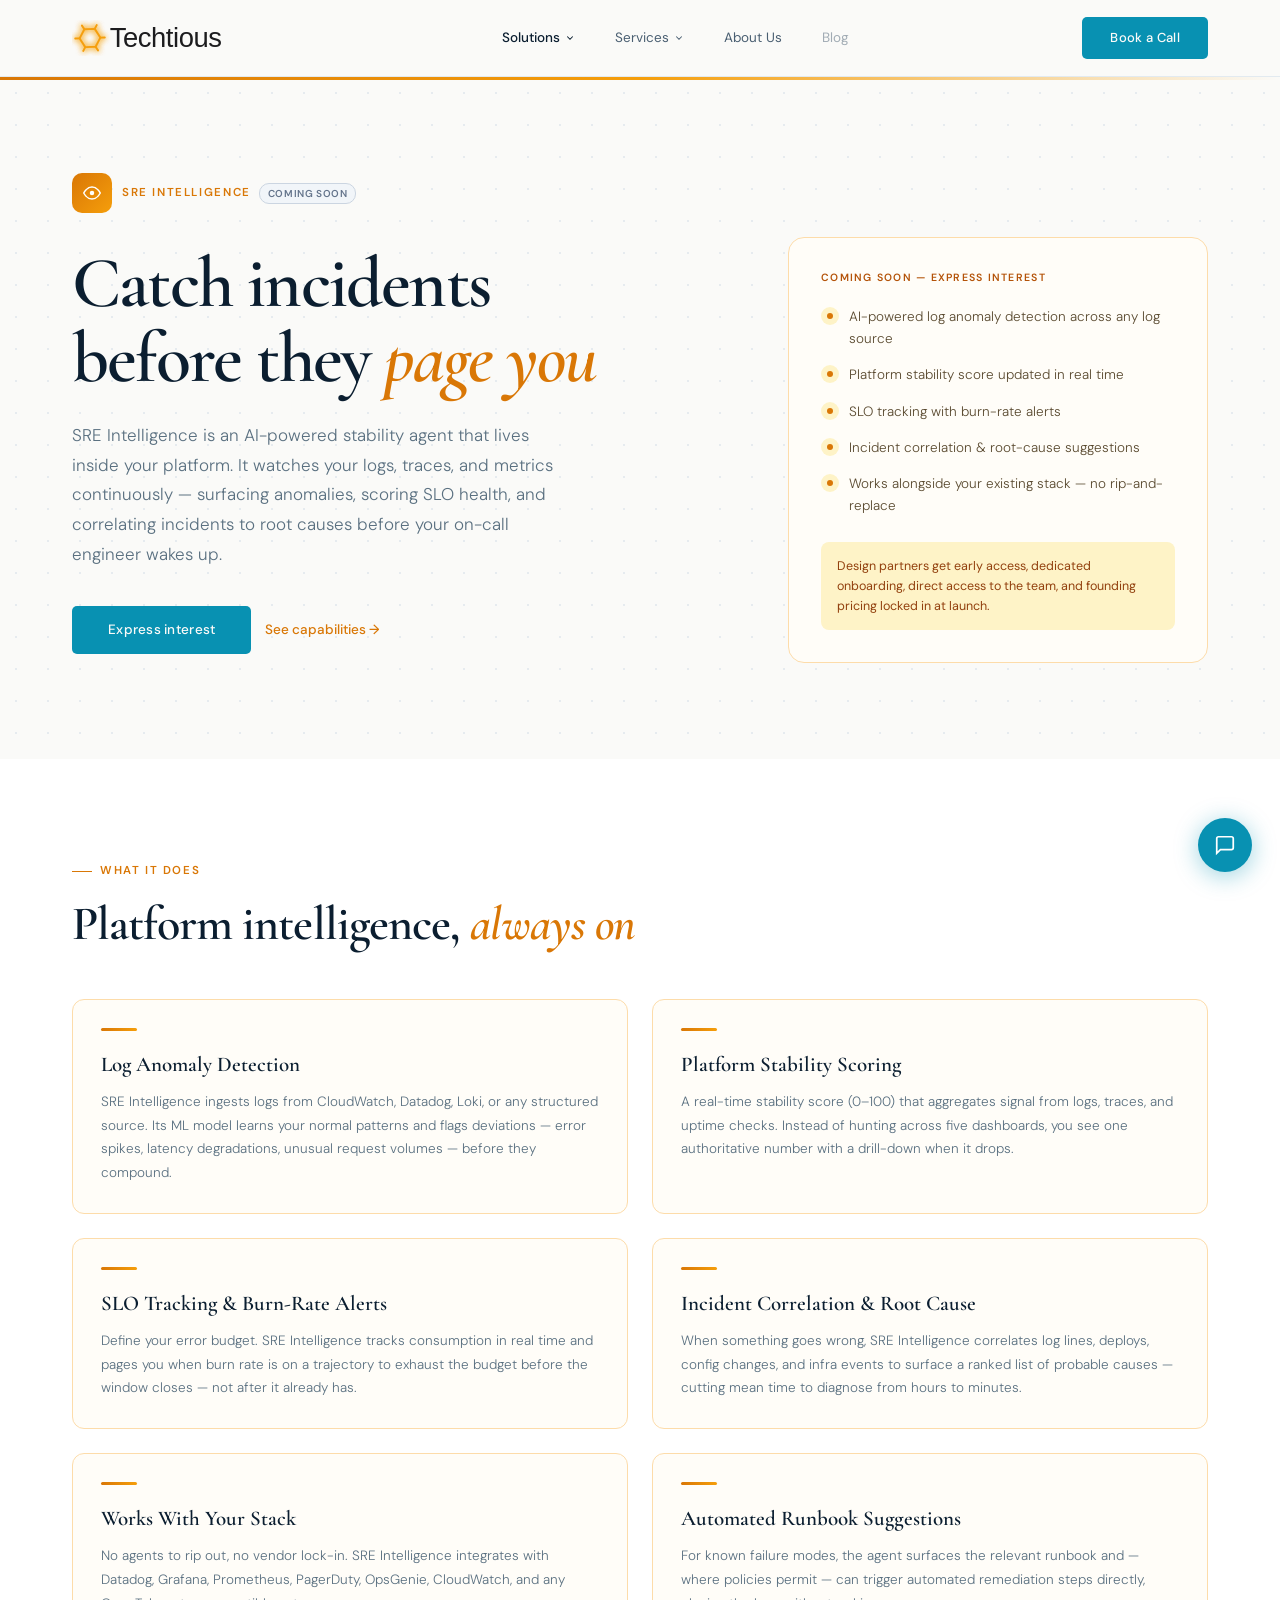
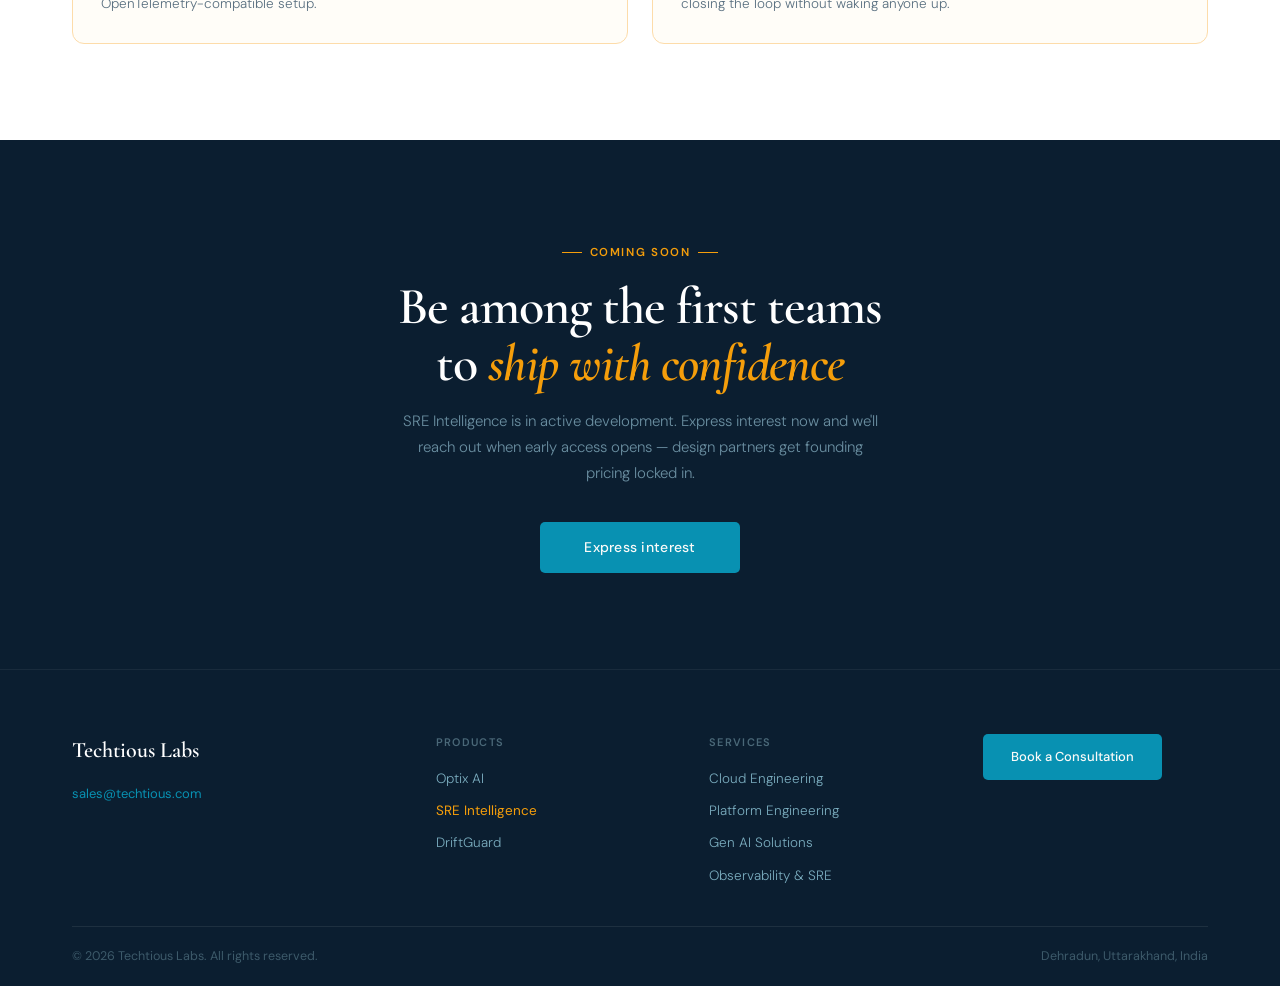
<file: sre-intelligence/index.html>
<!DOCTYPE html><html lang="en" data-astro-cid-hkbrpulz><head><meta charset="utf-8"><meta name="viewport" content="width=device-width, initial-scale=1"><title>SRE Intelligence — Platform Stability &amp; Log Analytics | Techtious Labs</title><meta name="description" content="An AI agent that watches your logs, traces, and metrics — detecting anomalies, scoring platform stability, and surfacing root causes before incidents escalate."><link rel="canonical" href="https://beta.techtious.com/sre-intelligence/"><!-- Favicon --><link rel="icon" type="image/svg+xml" href="/favicon.svg"><link rel="icon" type="image/png" sizes="32x32" href="/favicon-32.png"><link rel="icon" type="image/png" sizes="16x16" href="/favicon-16.png"><link rel="icon" type="image/x-icon" href="/favicon.ico"><!-- Open Graph --><meta property="og:type" content="website"><meta property="og:site_name" content="Techtious Labs"><meta property="og:url" content="https://beta.techtious.com/sre-intelligence/"><meta property="og:title" content="SRE Intelligence — Platform Stability &amp; Log Analytics | Techtious Labs"><meta property="og:description" content="An AI agent that watches your logs, traces, and metrics — detecting anomalies, scoring platform stability, and surfacing root causes before incidents escalate."><meta property="og:image" content="https://beta.techtious.com/og-image.png"><!-- Twitter / X --><meta name="twitter:card" content="summary_large_image"><meta name="twitter:title" content="SRE Intelligence — Platform Stability &amp; Log Analytics | Techtious Labs"><meta name="twitter:description" content="An AI agent that watches your logs, traces, and metrics — detecting anomalies, scoring platform stability, and surfacing root causes before incidents escalate."><meta name="twitter:image" content="https://beta.techtious.com/og-image.png"><!-- JSON-LD: Organization --><script type="application/ld+json">{"@context":"https://schema.org","@type":"Organization","name":"Techtious Labs","url":"https://techtious.com","logo":"https://techtious.com/favicon.svg","description":"Autonomous cloud intelligence agents that deploy inside your infrastructure.","foundingLocation":"Dehradun, Uttarakhand, India","contactPoint":{"@type":"ContactPoint","email":"sales@techtious.com","contactType":"sales"},"sameAs":["https://www.linkedin.com/company/techtious","https://github.com/techtious"]}</script><script defer src="https://cloud.umami.is/script.js" data-website-id="9a9152d5-622e-4956-a0ae-99a470879ec4"></script><link rel="preconnect" href="https://fonts.googleapis.com"><link rel="preconnect" href="https://fonts.gstatic.com" crossorigin><link href="https://fonts.googleapis.com/css2?family=Cormorant+Garamond:ital,wght@0,400;0,500;0,600;0,700;1,400;1,600&family=DM+Sans:wght@300;400;500;600&display=swap" rel="stylesheet"><link rel="stylesheet" href="/_astro/Nav.CHQLUD9O.css"></head><body data-astro-cid-hkbrpulz><style>astro-island,astro-slot,astro-static-slot{display:contents}</style><script>(()=>{var e=async t=>{await(await t())()};(self.Astro||(self.Astro={})).load=e;window.dispatchEvent(new Event("astro:load"));})();</script><script>(()=>{var g=Object.defineProperty;var w=(a,s,c)=>s in a?g(a,s,{enumerable:!0,configurable:!0,writable:!0,value:c}):a[s]=c;var l=(a,s,c)=>w(a,typeof s!="symbol"?s+"":s,c);var E=new Set(["__proto__","constructor","prototype"]);{let a={0:t=>y(t),1:t=>c(t),2:t=>new RegExp(t),3:t=>new Date(t),4:t=>new Map(c(t)),5:t=>new Set(c(t)),6:t=>BigInt(t),7:t=>new URL(t),8:t=>new Uint8Array(t),9:t=>new Uint16Array(t),10:t=>new Uint32Array(t),11:t=>Number.POSITIVE_INFINITY*t},s=t=>{let[p,e]=t;return p in a?a[p](e):void 0},c=t=>t.map(s),y=t=>typeof t!="object"||t===null?t:Object.fromEntries(Object.entries(t).map(([p,e])=>[p,s(e)]));class f extends HTMLElement{constructor(){super(...arguments);l(this,"Component");l(this,"hydrator");l(this,"hydrate",async()=>{var b;if(!this.hydrator||!this.isConnected)return;let e=(b=this.parentElement)==null?void 0:b.closest("astro-island[ssr]");if(e){e.addEventListener("astro:hydrate",this.hydrate,{once:!0});return}let r=this.querySelectorAll("astro-slot"),n={},d=this.querySelectorAll("template[data-astro-template]");for(let o of d){let i=o.closest(this.tagName);i!=null&&i.isSameNode(this)&&(n[o.getAttribute("data-astro-template")||"default"]=o.innerHTML,o.remove())}for(let o of r){let i=o.closest(this.tagName);i!=null&&i.isSameNode(this)&&(n[o.getAttribute("name")||"default"]=o.innerHTML)}let u;try{u=this.hasAttribute("props")?y(JSON.parse(this.getAttribute("props"))):{}}catch(o){let i=this.getAttribute("component-url")||"<unknown>",v=this.getAttribute("component-export");throw v&&(i+=` (export ${v})`),console.error(`[hydrate] Error parsing props for component ${i}`,this.getAttribute("props"),o),o}let h;await this.hydrator(this)(this.Component,u,n,{client:this.getAttribute("client")}),this.removeAttribute("ssr"),this.dispatchEvent(new CustomEvent("astro:hydrate"))});l(this,"unmount",()=>{this.isConnected||this.dispatchEvent(new CustomEvent("astro:unmount"))})}disconnectedCallback(){document.removeEventListener("astro:after-swap",this.unmount),document.addEventListener("astro:after-swap",this.unmount,{once:!0})}connectedCallback(){if(!this.hasAttribute("await-children")||document.readyState==="interactive"||document.readyState==="complete")this.childrenConnectedCallback();else{let e=()=>{document.removeEventListener("DOMContentLoaded",e),r.disconnect(),this.childrenConnectedCallback()},r=new MutationObserver(()=>{var n;((n=this.lastChild)==null?void 0:n.nodeType)===Node.COMMENT_NODE&&this.lastChild.nodeValue==="astro:end"&&(this.lastChild.remove(),e())});r.observe(this,{childList:!0}),document.addEventListener("DOMContentLoaded",e)}}async childrenConnectedCallback(){let e=this.getAttribute("before-hydration-url");e&&await import(e),this.start()}getRetryImportUrl(e){let r=new URL(e,document.baseURI);return r.searchParams.set("astro-retry",Date.now().toString()),r.toString()}async importWithRetry(e){try{return await import(e)}catch(r){return await new Promise(n=>setTimeout(n,1e3)),import(this.getRetryImportUrl(e))}}handleHydrationError(e){let r=this.getAttribute("component-url"),n=new CustomEvent("astro:hydration-error",{cancelable:!0,bubbles:!0,composed:!0,detail:{error:e,componentUrl:r}});this.dispatchEvent(n)&&console.error(`[astro-island] Error hydrating ${r}`,e)}async start(){let e=JSON.parse(this.getAttribute("opts")),r=this.getAttribute("client");if(Astro[r]===void 0){window.addEventListener(`astro:${r}`,()=>this.start(),{once:!0});return}try{await Astro[r](async()=>{let n=this.getAttribute("renderer-url");try{let[d,{default:u}]=await Promise.all([this.importWithRetry(this.getAttribute("component-url")),n?this.importWithRetry(n):Promise.resolve({default:()=>()=>{}})]),h=this.getAttribute("component-export")||"default";if(h.includes(".")){this.Component=d;for(let m of h.split(".")){if(E.has(m)||!this.Component||typeof this.Component!="object"&&typeof this.Component!="function"||!Object.hasOwn(this.Component,m))throw new Error(`Invalid component export path: ${h}`);this.Component=this.Component[m]}}else{if(E.has(h))throw new Error(`Invalid component export path: ${h}`);this.Component=d[h]}return this.hydrator=u,this.hydrate}catch(d){return this.handleHydrationError(d),()=>{}}},e,this)}catch(n){this.handleHydrationError(n)}}attributeChangedCallback(){this.hydrate()}}l(f,"observedAttributes",["props"]),customElements.get("astro-island")||customElements.define("astro-island",f)}})();</script><astro-island uid="Z1hQlp0" prefix="r1" component-url="/_astro/Nav.DVMDpZkk.js" component-export="default" renderer-url="/_astro/client.DW6xmEpB.js" props="{}" ssr client="load" opts="{&quot;name&quot;:&quot;Nav&quot;,&quot;value&quot;:true}" await-children><nav class="site-nav"><div class="nav-inner"><a href="/" style="display:flex;align-items:center;text-decoration:none"><img src="/images/Logo.svg" alt="Techtious" style="height:36px;width:auto"/></a><div class="nav-links"><div style="position:relative"><span class="nav-trigger">Solutions <svg width="10" height="10" viewBox="0 0 24 24" fill="none" stroke="currentColor" stroke-width="2.5" stroke-linecap="round" style="transition:transform .2s ease;transform:rotate(0deg);flex-shrink:0"><polyline points="6 9 12 15 18 9"></polyline></svg></span><div style="position:absolute;top:100%;left:50%;padding-top:8px;z-index:300;opacity:0;pointer-events:none;transform:translateX(-50%) translateY(-6px);transition:opacity .18s ease, transform .18s ease"><div class="nav-dropdown-panel" style="min-width:276px"><a href="/optix-ai" class="nav-dropdown-item"><div style="width:36px;height:36px;background:linear-gradient(135deg,#0891B2,#06B6D4);border-radius:9px;display:flex;align-items:center;justify-content:center;flex-shrink:0"><svg width="14" height="14" viewBox="0 0 24 24" fill="none"><path d="M12 2L9 9l-7 3 7 3 3 7 3-7 7-3-7-3z" fill="#fff"></path></svg></div><div style="flex:1;min-width:0"><div style="font-size:13px;font-weight:600;color:#0B1E30">Optix AI</div><div style="font-size:11.5px;color:#8AA0B0;font-weight:300;margin-top:1px">FinOps &amp; K8s cost intelligence</div></div><span style="font-size:10px;font-weight:600;color:#D97706;background:#FFFBEB;padding:2px 8px;border-radius:10px;text-transform:uppercase;letter-spacing:.04em;white-space:nowrap;flex-shrink:0">Beta</span></a><a href="/sre-intelligence" class="nav-dropdown-item"><div style="width:36px;height:36px;background:linear-gradient(135deg,#D97706,#F59E0B);border-radius:9px;display:flex;align-items:center;justify-content:center;flex-shrink:0"><svg width="14" height="14" viewBox="0 0 24 24" fill="none"><path d="M1 12s4-8 11-8 11 8 11 8-4 8-11 8-11-8-11-8z" stroke="#fff" stroke-width="2"></path><circle cx="12" cy="12" r="3" fill="#fff"></circle></svg></div><div style="flex:1;min-width:0"><div style="font-size:13px;font-weight:600;color:#0B1E30">SRE Intelligence</div><div style="font-size:11.5px;color:#8AA0B0;font-weight:300;margin-top:1px">Log analytics &amp; stability</div></div><span style="font-size:10px;font-weight:600;color:#64748B;background:#F1F5F9;padding:2px 8px;border-radius:10px;text-transform:uppercase;letter-spacing:.04em;white-space:nowrap;flex-shrink:0">Soon</span></a><a href="/driftguard" class="nav-dropdown-item"><div style="width:36px;height:36px;background:linear-gradient(135deg,#3B82F6,#60A5FA);border-radius:9px;display:flex;align-items:center;justify-content:center;flex-shrink:0"><svg width="14" height="14" viewBox="0 0 24 24" fill="none"><polyline points="17 1 21 5 17 9" stroke="#fff" stroke-width="2" stroke-linecap="round"></polyline><path d="M3 11V9a4 4 0 0 1 4-4h14" stroke="#fff" stroke-width="2" stroke-linecap="round"></path><polyline points="7 23 3 19 7 15" stroke="#fff" stroke-width="2" stroke-linecap="round"></polyline><path d="M21 13v2a4 4 0 0 1-4 4H3" stroke="#fff" stroke-width="2" stroke-linecap="round"></path></svg></div><div style="flex:1;min-width:0"><div style="font-size:13px;font-weight:600;color:#0B1E30">DriftGuard</div><div style="font-size:11.5px;color:#8AA0B0;font-weight:300;margin-top:1px">Environment sync &amp; drift detection</div></div><span style="font-size:10px;font-weight:600;color:#64748B;background:#F1F5F9;padding:2px 8px;border-radius:10px;text-transform:uppercase;letter-spacing:.04em;white-space:nowrap;flex-shrink:0">Soon</span></a></div></div></div><div style="position:relative"><span class="nav-trigger" style="font-weight:400;color:#4A5F72">Services <svg width="10" height="10" viewBox="0 0 24 24" fill="none" stroke="currentColor" stroke-width="2.5" stroke-linecap="round" style="transition:transform .2s ease;transform:rotate(0deg);flex-shrink:0"><polyline points="6 9 12 15 18 9"></polyline></svg></span><div style="position:absolute;top:100%;left:50%;padding-top:8px;z-index:300;opacity:0;pointer-events:none;transform:translateX(-50%) translateY(-6px);transition:opacity .18s ease, transform .18s ease"><div class="nav-dropdown-panel" style="min-width:292px"><a href="/services#cloud-engineering" class="nav-dropdown-item"><div style="width:36px;height:36px;background:#EEF6FB;border-radius:9px;display:flex;align-items:center;justify-content:center;flex-shrink:0"><svg width="14" height="14" viewBox="0 0 24 24" fill="none" stroke="#0891B2" stroke-width="1.8" stroke-linecap="round"><path d="M18 10h-1.26A8 8 0 1 0 9 20h9a5 5 0 0 0 0-10z"></path></svg></div><div style="min-width:0"><div style="font-size:13px;font-weight:600;color:#0B1E30">Cloud Engineering</div><div style="font-size:11.5px;color:#8AA0B0;font-weight:300;margin-top:1px">AWS · GCP · Azure architecture</div></div><svg width="12" height="12" viewBox="0 0 24 24" fill="none" stroke="#C8D8E4" stroke-width="2" stroke-linecap="round" style="margin-left:auto;flex-shrink:0"><polyline points="9 18 15 12 9 6"></polyline></svg></a><a href="/services#platform-engineering" class="nav-dropdown-item"><div style="width:36px;height:36px;background:#EEF6FB;border-radius:9px;display:flex;align-items:center;justify-content:center;flex-shrink:0"><svg width="14" height="14" viewBox="0 0 24 24" fill="none" stroke="#0891B2" stroke-width="1.8" stroke-linecap="round"><polygon points="12 2 2 7 12 12 22 7 12 2"></polygon><polyline points="2 17 12 22 22 17"></polyline><polyline points="2 12 12 17 22 12"></polyline></svg></div><div style="min-width:0"><div style="font-size:13px;font-weight:600;color:#0B1E30">Platform Engineering</div><div style="font-size:11.5px;color:#8AA0B0;font-weight:300;margin-top:1px">Kubernetes · IDP · developer portals</div></div><svg width="12" height="12" viewBox="0 0 24 24" fill="none" stroke="#C8D8E4" stroke-width="2" stroke-linecap="round" style="margin-left:auto;flex-shrink:0"><polyline points="9 18 15 12 9 6"></polyline></svg></a><a href="/services#gen-ai-solutions" class="nav-dropdown-item"><div style="width:36px;height:36px;background:#EEF6FB;border-radius:9px;display:flex;align-items:center;justify-content:center;flex-shrink:0"><svg width="14" height="14" viewBox="0 0 24 24" fill="none" stroke="#0891B2" stroke-width="1.8" stroke-linecap="round"><path d="M12 2L9 9l-7 3 7 3 3 7 3-7 7-3-7-3z"></path></svg></div><div style="min-width:0"><div style="font-size:13px;font-weight:600;color:#0B1E30">Gen AI Solutions</div><div style="font-size:11.5px;color:#8AA0B0;font-weight:300;margin-top:1px">Agentic systems · LLM pipelines</div></div><svg width="12" height="12" viewBox="0 0 24 24" fill="none" stroke="#C8D8E4" stroke-width="2" stroke-linecap="round" style="margin-left:auto;flex-shrink:0"><polyline points="9 18 15 12 9 6"></polyline></svg></a><a href="/services#observability-sre" class="nav-dropdown-item"><div style="width:36px;height:36px;background:#EEF6FB;border-radius:9px;display:flex;align-items:center;justify-content:center;flex-shrink:0"><svg width="14" height="14" viewBox="0 0 24 24" fill="none" stroke="#0891B2" stroke-width="1.8" stroke-linecap="round"><path d="M1 12s4-8 11-8 11 8 11 8-4 8-11 8-11-8-11-8z"></path><circle cx="12" cy="12" r="3"></circle></svg></div><div style="min-width:0"><div style="font-size:13px;font-weight:600;color:#0B1E30">Observability &amp; SRE</div><div style="font-size:11.5px;color:#8AA0B0;font-weight:300;margin-top:1px">Monitoring · reliability · SLOs</div></div><svg width="12" height="12" viewBox="0 0 24 24" fill="none" stroke="#C8D8E4" stroke-width="2" stroke-linecap="round" style="margin-left:auto;flex-shrink:0"><polyline points="9 18 15 12 9 6"></polyline></svg></a><a href="/services#migration-modernization" class="nav-dropdown-item"><div style="width:36px;height:36px;background:#EEF6FB;border-radius:9px;display:flex;align-items:center;justify-content:center;flex-shrink:0"><svg width="14" height="14" viewBox="0 0 24 24" fill="none" stroke="#0891B2" stroke-width="1.8" stroke-linecap="round"><polyline points="17 1 21 5 17 9"></polyline><path d="M3 11V9a4 4 0 0 1 4-4h14"></path><polyline points="7 23 3 19 7 15"></polyline><path d="M21 13v2a4 4 0 0 1-4 4H3"></path></svg></div><div style="min-width:0"><div style="font-size:13px;font-weight:600;color:#0B1E30">Migration &amp; Modernization</div><div style="font-size:11.5px;color:#8AA0B0;font-weight:300;margin-top:1px">Lift-shift · re-architecture</div></div><svg width="12" height="12" viewBox="0 0 24 24" fill="none" stroke="#C8D8E4" stroke-width="2" stroke-linecap="round" style="margin-left:auto;flex-shrink:0"><polyline points="9 18 15 12 9 6"></polyline></svg></a></div></div></div><a href="/about" class="nav-plain-link">About Us</a><span class="nav-plain-link" style="cursor:not-allowed;opacity:0.5">Blog</span></div><a href="https://cal.com/techtious/30min" target="_blank" rel="noopener" class="nav-cta-btn">Book a Call</a><button class="nav-hamburger" aria-label="Toggle menu"><svg width="22" height="22" viewBox="0 0 24 24" fill="none" stroke="#0B1E30" stroke-width="2" stroke-linecap="round"><line x1="3" y1="12" x2="21" y2="12"></line><line x1="3" y1="6" x2="21" y2="6"></line><line x1="3" y1="18" x2="21" y2="18"></line></svg></button></div></nav><div class="nav-mobile-panel"><div class="nav-mobile-inner"><button class="nav-mobile-link">Solutions<svg width="14" height="14" viewBox="0 0 24 24" fill="none" stroke="#8AA0B0" stroke-width="2" stroke-linecap="round" style="transform:none;transition:transform .2s"><polyline points="6 9 12 15 18 9"></polyline></svg></button><button class="nav-mobile-link">Services<svg width="14" height="14" viewBox="0 0 24 24" fill="none" stroke="#8AA0B0" stroke-width="2" stroke-linecap="round" style="transform:none;transition:transform .2s"><polyline points="6 9 12 15 18 9"></polyline></svg></button><a href="/about" class="nav-mobile-link" style="text-decoration:none">About Us</a><a href="https://cal.com/techtious/30min" target="_blank" rel="noopener" class="nav-mobile-cta">Book a Call</a></div></div><!--astro:end--></astro-island><section class="section" style="position:relative;overflow:hidden;background:#FAFAF8;"><div class="dot-grid" style="position:absolute;inset:0;opacity:.35;pointer-events:none;"></div><div style="position:absolute;top:0;left:0;right:0;height:3px;background:linear-gradient(90deg,#D97706,#F59E0B 50%,transparent);"></div><div class="wrap"><div style="display:flex;align-items:center;gap:10px;margin-bottom:24px;flex-wrap:wrap;"><div style="width:40px;height:40px;background:linear-gradient(135deg,#D97706,#F59E0B);border-radius:10px;display:flex;align-items:center;justify-content:center;flex-shrink:0;"><svg width="18" height="18" viewBox="0 0 24 24" fill="none"><path d="M1 12s4-8 11-8 11 8 11 8-4 8-11 8-11-8-11-8z" stroke="#fff" stroke-width="2"></path><circle cx="12" cy="12" r="3" fill="#fff"></circle></svg></div><div style="display:flex;align-items:center;gap:8px;"><span style="font-size:11.5px;font-weight:600;text-transform:uppercase;letter-spacing:.14em;color:#D97706;">SRE Intelligence</span><span style="font-size:10px;font-weight:600;color:#64748B;background:#F1F5F9;border:1px solid #CBD5E1;padding:2px 8px;border-radius:10px;text-transform:uppercase;letter-spacing:.06em;">Coming Soon</span></div></div><div class="hero-grid-mid"><div><h1 class="h1-lg" style="color:#0B1E30;">Catch incidents<br>before they <em style="font-style:italic;color:#D97706;">page you</em></h1><p style="font-size:17px;font-weight:300;line-height:1.75;color:#5A7080;max-width:500px;margin-bottom:36px;">SRE Intelligence is an AI-powered stability agent that lives inside your platform. It watches your logs, traces, and metrics continuously — surfacing anomalies, scoring SLO health, and correlating incidents to root causes before your on-call engineer wakes up.</p><div style="display:flex;gap:14px;align-items:center;flex-wrap:wrap;"><a href="https://cal.com/techtious/30min" target="_blank" rel="noopener" style="display:inline-block;background:#0891B2;color:#FAFAF8;font-size:13.5px;font-weight:500;padding:14px 36px;border-radius:5px;text-decoration:none;letter-spacing:.02em;">Express interest</a><a href="#capabilities" style="font-size:13.5px;font-weight:500;color:#D97706;text-decoration:none;display:flex;align-items:center;gap:6px;">See capabilities →</a></div></div><!-- Beta card --><div style="background:#FFFDF8;border:1.5px solid #FDDCAA;border-radius:16px;padding:32px;"><div style="font-size:10.5px;font-weight:600;text-transform:uppercase;letter-spacing:.12em;color:#B45309;margin-bottom:20px;">Coming soon — express interest</div><div style="display:flex;flex-direction:column;gap:14px;margin-bottom:24px;"><div style="display:flex;align-items:flex-start;gap:10px;"><div style="width:18px;height:18px;background:#FEF3C7;border-radius:50%;display:flex;align-items:center;justify-content:center;flex-shrink:0;margin-top:1px;"><div style="width:6px;height:6px;background:#D97706;border-radius:50%;"></div></div><span style="font-size:13.5px;font-weight:300;line-height:1.65;color:#5A4A30;">AI-powered log anomaly detection across any log source</span></div><div style="display:flex;align-items:flex-start;gap:10px;"><div style="width:18px;height:18px;background:#FEF3C7;border-radius:50%;display:flex;align-items:center;justify-content:center;flex-shrink:0;margin-top:1px;"><div style="width:6px;height:6px;background:#D97706;border-radius:50%;"></div></div><span style="font-size:13.5px;font-weight:300;line-height:1.65;color:#5A4A30;">Platform stability score updated in real time</span></div><div style="display:flex;align-items:flex-start;gap:10px;"><div style="width:18px;height:18px;background:#FEF3C7;border-radius:50%;display:flex;align-items:center;justify-content:center;flex-shrink:0;margin-top:1px;"><div style="width:6px;height:6px;background:#D97706;border-radius:50%;"></div></div><span style="font-size:13.5px;font-weight:300;line-height:1.65;color:#5A4A30;">SLO tracking with burn-rate alerts</span></div><div style="display:flex;align-items:flex-start;gap:10px;"><div style="width:18px;height:18px;background:#FEF3C7;border-radius:50%;display:flex;align-items:center;justify-content:center;flex-shrink:0;margin-top:1px;"><div style="width:6px;height:6px;background:#D97706;border-radius:50%;"></div></div><span style="font-size:13.5px;font-weight:300;line-height:1.65;color:#5A4A30;">Incident correlation &amp; root-cause suggestions</span></div><div style="display:flex;align-items:flex-start;gap:10px;"><div style="width:18px;height:18px;background:#FEF3C7;border-radius:50%;display:flex;align-items:center;justify-content:center;flex-shrink:0;margin-top:1px;"><div style="width:6px;height:6px;background:#D97706;border-radius:50%;"></div></div><span style="font-size:13.5px;font-weight:300;line-height:1.65;color:#5A4A30;">Works alongside your existing stack — no rip-and-replace</span></div></div><div style="padding:14px 16px;background:#FEF3C7;border-radius:8px;"><p style="font-size:12.5px;font-weight:400;line-height:1.6;color:#92400E;margin:0;">Design partners get early access, dedicated onboarding, direct access to the team, and founding pricing locked in at launch.</p></div></div></div></div></section><section id="capabilities" class="section" style="background:#fff;"><div class="wrap"><div style="margin-bottom:48px;"><div style="display:inline-flex;align-items:center;gap:8px;margin-bottom:18px;"><div style="width:20px;height:1px;background:#D97706;"></div><span style="font-size:11.5px;font-weight:600;text-transform:uppercase;letter-spacing:.14em;color:#D97706;">What it does</span></div><h2 class="h2-lg">Platform intelligence, <em style="font-style:italic;color:#D97706;">always on</em></h2></div><div class="grid-2"><div style="border:1px solid #FDDCAA;border-radius:12px;padding:28px;background:#FFFDF8;"><div style="width:36px;height:3px;background:linear-gradient(90deg,#D97706,#F59E0B);border-radius:2px;margin-bottom:18px;"></div><h3 style="font-family:'Cormorant Garamond',serif;font-size:21px;font-weight:600;color:#0B1E30;margin-bottom:10px;">Log Anomaly Detection</h3><p style="font-size:13.5px;font-weight:300;line-height:1.75;color:#5A7080;">SRE Intelligence ingests logs from CloudWatch, Datadog, Loki, or any structured source. Its ML model learns your normal patterns and flags deviations — error spikes, latency degradations, unusual request volumes — before they compound.</p></div><div style="border:1px solid #FDDCAA;border-radius:12px;padding:28px;background:#FFFDF8;"><div style="width:36px;height:3px;background:linear-gradient(90deg,#D97706,#F59E0B);border-radius:2px;margin-bottom:18px;"></div><h3 style="font-family:'Cormorant Garamond',serif;font-size:21px;font-weight:600;color:#0B1E30;margin-bottom:10px;">Platform Stability Scoring</h3><p style="font-size:13.5px;font-weight:300;line-height:1.75;color:#5A7080;">A real-time stability score (0–100) that aggregates signal from logs, traces, and uptime checks. Instead of hunting across five dashboards, you see one authoritative number with a drill-down when it drops.</p></div><div style="border:1px solid #FDDCAA;border-radius:12px;padding:28px;background:#FFFDF8;"><div style="width:36px;height:3px;background:linear-gradient(90deg,#D97706,#F59E0B);border-radius:2px;margin-bottom:18px;"></div><h3 style="font-family:'Cormorant Garamond',serif;font-size:21px;font-weight:600;color:#0B1E30;margin-bottom:10px;">SLO Tracking &amp; Burn-Rate Alerts</h3><p style="font-size:13.5px;font-weight:300;line-height:1.75;color:#5A7080;">Define your error budget. SRE Intelligence tracks consumption in real time and pages you when burn rate is on a trajectory to exhaust the budget before the window closes — not after it already has.</p></div><div style="border:1px solid #FDDCAA;border-radius:12px;padding:28px;background:#FFFDF8;"><div style="width:36px;height:3px;background:linear-gradient(90deg,#D97706,#F59E0B);border-radius:2px;margin-bottom:18px;"></div><h3 style="font-family:'Cormorant Garamond',serif;font-size:21px;font-weight:600;color:#0B1E30;margin-bottom:10px;">Incident Correlation &amp; Root Cause</h3><p style="font-size:13.5px;font-weight:300;line-height:1.75;color:#5A7080;">When something goes wrong, SRE Intelligence correlates log lines, deploys, config changes, and infra events to surface a ranked list of probable causes — cutting mean time to diagnose from hours to minutes.</p></div><div style="border:1px solid #FDDCAA;border-radius:12px;padding:28px;background:#FFFDF8;"><div style="width:36px;height:3px;background:linear-gradient(90deg,#D97706,#F59E0B);border-radius:2px;margin-bottom:18px;"></div><h3 style="font-family:'Cormorant Garamond',serif;font-size:21px;font-weight:600;color:#0B1E30;margin-bottom:10px;">Works With Your Stack</h3><p style="font-size:13.5px;font-weight:300;line-height:1.75;color:#5A7080;">No agents to rip out, no vendor lock-in. SRE Intelligence integrates with Datadog, Grafana, Prometheus, PagerDuty, OpsGenie, CloudWatch, and any OpenTelemetry-compatible setup.</p></div><div style="border:1px solid #FDDCAA;border-radius:12px;padding:28px;background:#FFFDF8;"><div style="width:36px;height:3px;background:linear-gradient(90deg,#D97706,#F59E0B);border-radius:2px;margin-bottom:18px;"></div><h3 style="font-family:'Cormorant Garamond',serif;font-size:21px;font-weight:600;color:#0B1E30;margin-bottom:10px;">Automated Runbook Suggestions</h3><p style="font-size:13.5px;font-weight:300;line-height:1.75;color:#5A7080;">For known failure modes, the agent surfaces the relevant runbook and — where policies permit — can trigger automated remediation steps directly, closing the loop without waking anyone up.</p></div></div></div></section><section class="section" style="background:#0B1E30;text-align:center;"><div class="wrap"><div style="display:inline-flex;align-items:center;gap:8px;margin-bottom:18px;"><div style="width:20px;height:1px;background:#F59E0B;"></div><span style="font-size:11.5px;font-weight:600;text-transform:uppercase;letter-spacing:.14em;color:#F59E0B;">Coming soon</span><div style="width:20px;height:1px;background:#F59E0B;"></div></div><h2 class="h2-xl h2-white" style="margin-bottom:16px;">Be among the first teams<br>to <em style="font-style:italic;color:#F59E0B;">ship with confidence</em></h2><p style="font-size:15px;font-weight:300;line-height:1.75;color:#6A8EA0;max-width:480px;margin:0 auto 36px;">SRE Intelligence is in active development. Express interest now and we'll reach out when early access opens — design partners get founding pricing locked in.</p><a href="https://cal.com/techtious/30min" target="_blank" rel="noopener" style="display:inline-block;background:#0891B2;color:#FAFAF8;font-size:14px;font-weight:500;padding:15px 44px;border-radius:5px;text-decoration:none;letter-spacing:.02em;">Express interest</a></div></section><footer style="background:#0B1E30;padding:64px 0 0;border-top:1px solid rgba(255,255,255,.06);"><div class="wrap" style="padding-top:0;"><div class="grid-footer" style="padding-bottom:40px;border-bottom:1px solid rgba(255,255,255,.08);"><div><div style="font-family:'Cormorant Garamond',serif;font-size:22px;font-weight:600;color:#fff;margin-bottom:14px;">Techtious Labs</div><a href="mailto:sales@techtious.com" style="font-size:13px;color:#0891B2;text-decoration:none;">sales@techtious.com</a></div><div><div style="font-size:11px;font-weight:600;text-transform:uppercase;letter-spacing:.12em;color:#4A6878;margin-bottom:18px;">Products</div><div style="display:flex;flex-direction:column;gap:12px;"><a href="/optix-ai" style="font-size:13.5px;color:#7AACBE;text-decoration:none;font-weight:300;">Optix AI</a><a href="/sre-intelligence" style="font-size:13.5px;color:#F59E0B;text-decoration:none;font-weight:400;">SRE Intelligence</a><a href="/driftguard" style="font-size:13.5px;color:#7AACBE;text-decoration:none;font-weight:300;">DriftGuard</a></div></div><div><div style="font-size:11px;font-weight:600;text-transform:uppercase;letter-spacing:.12em;color:#4A6878;margin-bottom:18px;">Services</div><div style="display:flex;flex-direction:column;gap:12px;"><a style="font-size:13.5px;color:#7AACBE;text-decoration:none;font-weight:300;">Cloud Engineering</a><a style="font-size:13.5px;color:#7AACBE;text-decoration:none;font-weight:300;">Platform Engineering</a><a style="font-size:13.5px;color:#7AACBE;text-decoration:none;font-weight:300;">Gen AI Solutions</a><a style="font-size:13.5px;color:#7AACBE;text-decoration:none;font-weight:300;">Observability &amp; SRE</a></div></div><div><a href="https://cal.com/techtious/30min" target="_blank" rel="noopener" style="display:inline-block;background:#0891B2;color:#FAFAF8;font-size:13px;font-weight:500;padding:13px 28px;border-radius:5px;text-decoration:none;">Book a Consultation</a></div></div><div style="padding:20px 0;display:flex;justify-content:space-between;flex-wrap:wrap;gap:8px;"><span style="font-size:12.5px;color:#3D5A6A;">© 2026 Techtious Labs. All rights reserved.</span><span style="font-size:12.5px;color:#3D5A6A;">Dehradun, Uttarakhand, India</span></div></div></footer><script>(()=>{var e=async t=>{await(await t())()};(self.Astro||(self.Astro={})).only=e;window.dispatchEvent(new Event("astro:only"));})();</script><astro-island uid="1FUW6" component-url="/_astro/ChatWidget.CkAoKW8i.js" component-export="default" renderer-url="/_astro/client.DW6xmEpB.js" props="{&quot;data-astro-cid-hkbrpulz&quot;:[0,true]}" ssr client="only" opts="{&quot;name&quot;:&quot;ChatWidget&quot;,&quot;value&quot;:&quot;react&quot;}"></astro-island><!-- Zoho SalesIQ --><script>
    window.$zoho = window.$zoho || {};
    window.$zoho.salesiq = window.$zoho.salesiq || { ready: function(){} };
  </script><script id="zsiqscript" src="https://salesiq.zoho.com/widget?wc=siq488fa55cb9a0e264a5d66984752c47a5ba891f7aa9e5d109e75356bd10ae001d" defer></script></body></html>
</file>
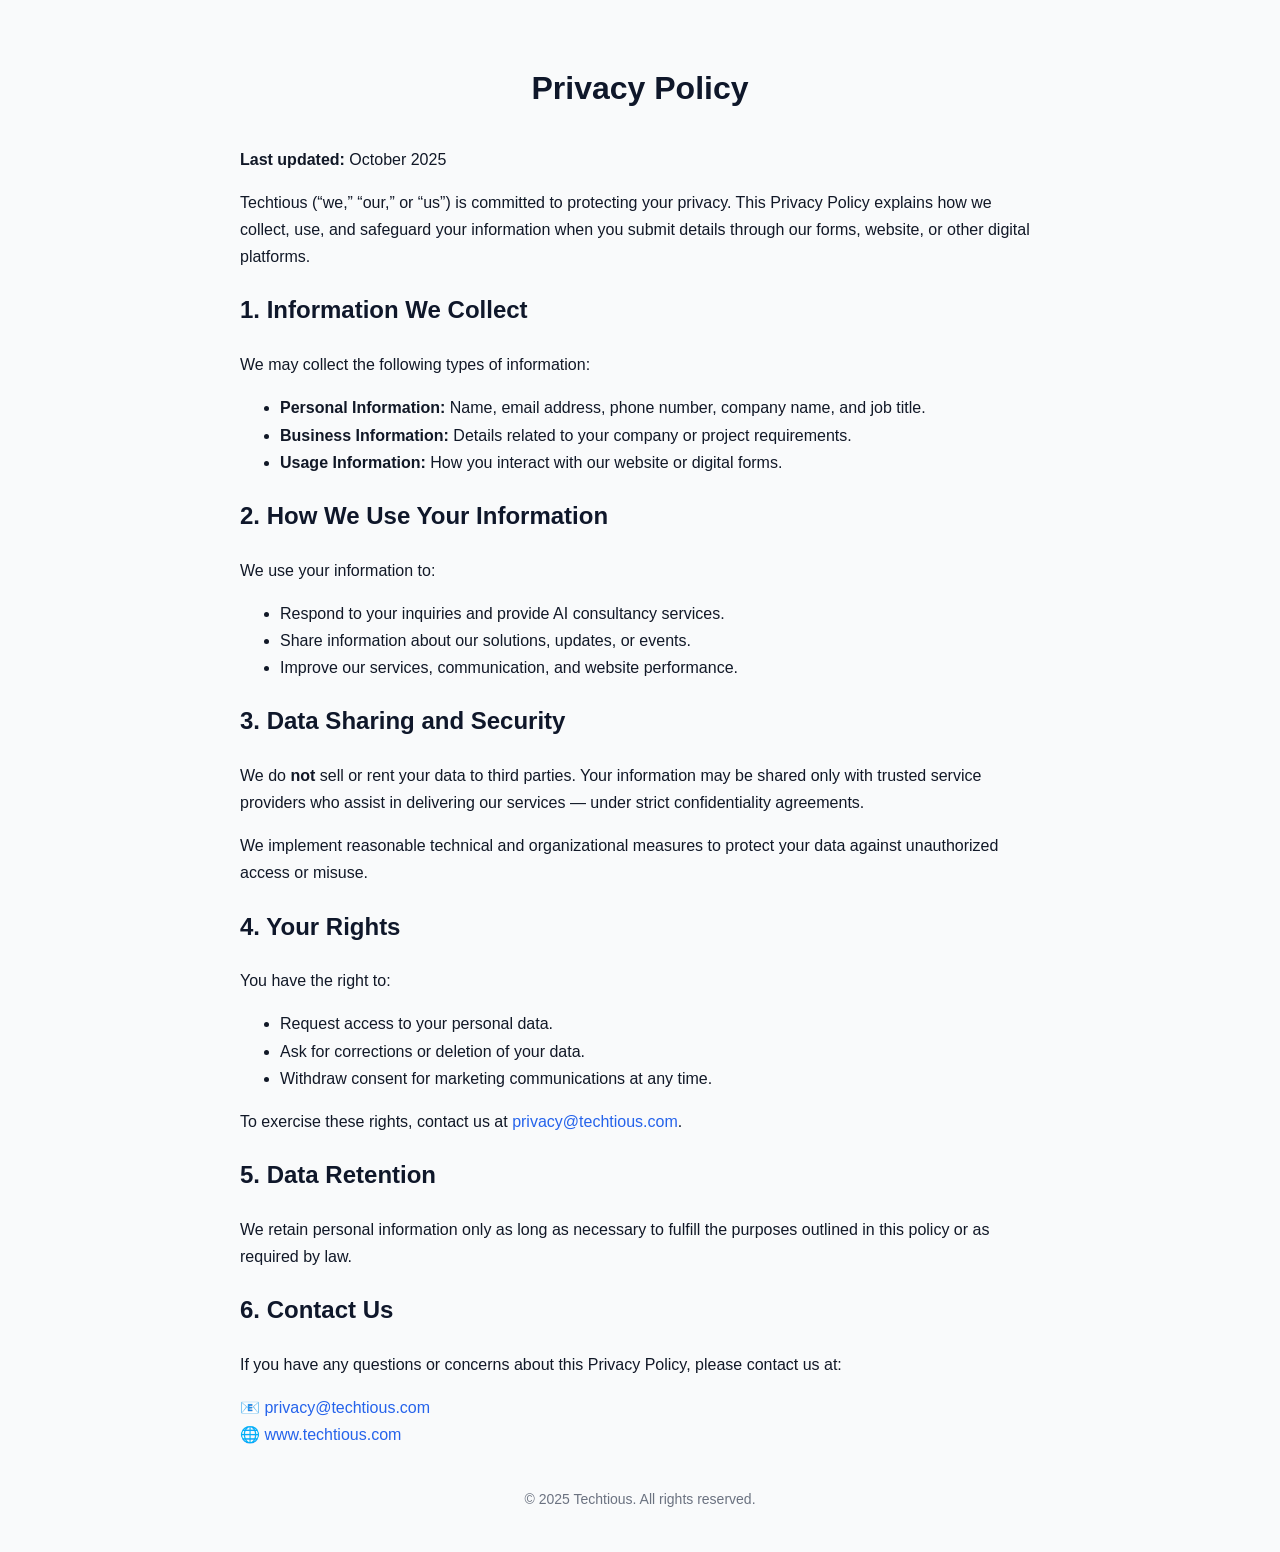
<file: privacy-policy.html>
<!DOCTYPE html>
<html lang="en">
<head>
  <meta charset="UTF-8" />
  <meta name="viewport" content="width=device-width, initial-scale=1.0" />
  <meta name="description" content="Privacy Policy - Techtious AI Consultancy Company" />
  <title>Privacy Policy | Techtious</title>
  <style>
    body {
      font-family: "Inter", Arial, sans-serif;
      background-color: #f9fafb;
      color: #111827;
      line-height: 1.7;
      padding: 40px 20px;
      max-width: 800px;
      margin: 0 auto;
    }
    h1, h2 {
      color: #0f172a;
    }
    h1 {
      text-align: center;
      margin-bottom: 30px;
    }
    p {
      margin-bottom: 16px;
    }
    a {
      color: #2563eb;
      text-decoration: none;
    }
    a:hover {
      text-decoration: underline;
    }
    footer {
      margin-top: 40px;
      font-size: 14px;
      text-align: center;
      color: #6b7280;
    }
  </style>
</head>
<body>
  <h1>Privacy Policy</h1>
  <p><strong>Last updated:</strong> October 2025</p>

  <p>Techtious (“we,” “our,” or “us”) is committed to protecting your privacy. This Privacy Policy explains how we collect, use, and safeguard your information when you submit details through our forms, website, or other digital platforms.</p>

  <h2>1. Information We Collect</h2>
  <p>We may collect the following types of information:</p>
  <ul>
    <li><strong>Personal Information:</strong> Name, email address, phone number, company name, and job title.</li>
    <li><strong>Business Information:</strong> Details related to your company or project requirements.</li>
    <li><strong>Usage Information:</strong> How you interact with our website or digital forms.</li>
  </ul>

  <h2>2. How We Use Your Information</h2>
  <p>We use your information to:</p>
  <ul>
    <li>Respond to your inquiries and provide AI consultancy services.</li>
    <li>Share information about our solutions, updates, or events.</li>
    <li>Improve our services, communication, and website performance.</li>
  </ul>

  <h2>3. Data Sharing and Security</h2>
  <p>We do <strong>not</strong> sell or rent your data to third parties. Your information may be shared only with trusted service providers who assist in delivering our services — under strict confidentiality agreements.</p>
  <p>We implement reasonable technical and organizational measures to protect your data against unauthorized access or misuse.</p>

  <h2>4. Your Rights</h2>
  <p>You have the right to:</p>
  <ul>
    <li>Request access to your personal data.</li>
    <li>Ask for corrections or deletion of your data.</li>
    <li>Withdraw consent for marketing communications at any time.</li>
  </ul>
  <p>To exercise these rights, contact us at <a href="mailto:privacy@techtious.com">privacy@techtious.com</a>.</p>

  <h2>5. Data Retention</h2>
  <p>We retain personal information only as long as necessary to fulfill the purposes outlined in this policy or as required by law.</p>

  <h2>6. Contact Us</h2>
  <p>If you have any questions or concerns about this Privacy Policy, please contact us at:</p>
  <p>
    📧 <a href="mailto:privacy@techtious.com">privacy@techtious.com</a><br />
    🌐 <a href="https://www.techtious.com">www.techtious.com</a>
  </p>

  <footer>
    &copy; 2025 Techtious. All rights reserved.
  </footer>
</body>
</html>
</file>
<file: _astro/about.iXtFxEqP.css>
.about-hero-grid[data-astro-cid-ta2fbyqs]{grid-template-columns:1fr 480px;align-items:end;gap:96px;display:grid}.founder-photo[data-astro-cid-ta2fbyqs] img[data-astro-cid-ta2fbyqs]{transition:transform 1.8s cubic-bezier(.25,.46,.45,.94);transform:scale(1.45)}.founder-grid[data-astro-cid-ta2fbyqs].is-visible .founder-photo[data-astro-cid-ta2fbyqs] img[data-astro-cid-ta2fbyqs]{transform:scale(1)}.founder-grid[data-astro-cid-ta2fbyqs]{border:1px solid #e2eaf0;border-radius:16px;grid-template-columns:320px 1fr;display:grid;overflow:hidden;box-shadow:0 4px 24px #0b1e300f}.founder-photo[data-astro-cid-ta2fbyqs]{background:#eef6fb;min-height:400px;overflow:hidden}.founder-details[data-astro-cid-ta2fbyqs]{flex-direction:column;justify-content:center;padding:52px 60px;display:flex}.values-header[data-astro-cid-ta2fbyqs]{border-bottom:1px solid #e2eaf0;flex-wrap:wrap;justify-content:space-between;align-items:baseline;gap:48px;margin-bottom:56px;padding-bottom:32px;display:flex}.values-grid[data-astro-cid-ta2fbyqs]{flex-direction:column;gap:16px;display:flex}.value-card[data-astro-cid-ta2fbyqs]{background:#fff;border:1px solid #e2eaf0;border-radius:14px;grid-template-columns:120px 1fr;transition:box-shadow .2s,transform .2s;display:grid;overflow:hidden}.value-card[data-astro-cid-ta2fbyqs]:hover{transform:translateY(-2px);box-shadow:0 8px 28px #0b1e3014}.value-card-num[data-astro-cid-ta2fbyqs]{color:#c8d8e4;background:#f4f7fa;border-right:3px solid #0891b2;justify-content:center;align-items:center;padding:32px 16px;font-family:Cormorant Garamond,serif;font-size:44px;font-weight:700;display:flex}.value-card-content[data-astro-cid-ta2fbyqs]{padding:32px 40px}.value-card-label[data-astro-cid-ta2fbyqs]{text-transform:uppercase;letter-spacing:.18em;color:#0891b2;margin-bottom:8px;font-size:10.5px;font-weight:700}.value-card-title[data-astro-cid-ta2fbyqs]{color:#0b1e30;margin-bottom:10px;font-family:Cormorant Garamond,serif;font-size:28px;font-weight:600;line-height:1.15}.value-card-body[data-astro-cid-ta2fbyqs]{color:#5a7080;font-size:15px;font-weight:300;line-height:1.78}.value-card-quote[data-astro-cid-ta2fbyqs]{border-top:1px solid #e2eaf0;align-items:center;gap:10px;margin-top:16px;padding-top:16px;display:flex}.value-card-dot[data-astro-cid-ta2fbyqs]{background:#0891b2;border-radius:50%;flex-shrink:0;width:6px;height:6px}.value-card-quote[data-astro-cid-ta2fbyqs] span[data-astro-cid-ta2fbyqs]{color:#0891b2;font-size:13.5px;font-style:italic;font-weight:500}.location-row[data-astro-cid-ta2fbyqs]{flex-wrap:wrap;justify-content:space-between;align-items:center;gap:48px;display:flex}@media (width<=1024px){.about-hero-grid[data-astro-cid-ta2fbyqs]{grid-template-columns:1fr;gap:40px}.founder-grid[data-astro-cid-ta2fbyqs]{grid-template-columns:1fr}.founder-photo[data-astro-cid-ta2fbyqs]{min-height:300px}.founder-details[data-astro-cid-ta2fbyqs]{padding:36px 32px}.value-card[data-astro-cid-ta2fbyqs]{grid-template-columns:96px 1fr}.value-card-num[data-astro-cid-ta2fbyqs]{font-size:36px}.value-card-content[data-astro-cid-ta2fbyqs]{padding:28px 32px}}@media (width<=640px){.about-hero-grid[data-astro-cid-ta2fbyqs]{gap:24px}.founder-details[data-astro-cid-ta2fbyqs]{padding:28px 20px}.founder-grid[data-astro-cid-ta2fbyqs] h3[data-astro-cid-ta2fbyqs]{font-size:34px!important}.value-card[data-astro-cid-ta2fbyqs]{grid-template-columns:68px 1fr}.value-card-num[data-astro-cid-ta2fbyqs]{padding:24px 12px;font-size:28px}.value-card-content[data-astro-cid-ta2fbyqs]{padding:22px 20px}.value-card-title[data-astro-cid-ta2fbyqs]{font-size:22px}.value-card-body[data-astro-cid-ta2fbyqs]{font-size:14px}.values-header[data-astro-cid-ta2fbyqs]{flex-direction:column;gap:16px;margin-bottom:36px}.values-header[data-astro-cid-ta2fbyqs] p[data-astro-cid-ta2fbyqs]{max-width:100%!important}.values-header[data-astro-cid-ta2fbyqs] h2[data-astro-cid-ta2fbyqs]{font-size:32px!important}.location-row[data-astro-cid-ta2fbyqs]{flex-direction:column;align-items:flex-start;gap:24px}.location-row[data-astro-cid-ta2fbyqs] [data-astro-cid-ta2fbyqs][style*=font-size\:36px]{font-size:24px!important}}
</file>
<file: _astro/Nav.CHQLUD9O.css>
/*! tailwindcss v4.3.3 | MIT License | https://tailwindcss.com */
@layer properties{@supports (((-webkit-hyphens:none)) and (not (margin-trim:inline))) or ((-moz-orient:inline) and (not (color:rgb(from red r g b)))){*,:before,:after,::backdrop{--tw-rotate-x:initial;--tw-rotate-y:initial;--tw-rotate-z:initial;--tw-skew-x:initial;--tw-skew-y:initial;--tw-border-style:solid;--tw-outline-style:solid;--tw-blur:initial;--tw-brightness:initial;--tw-contrast:initial;--tw-grayscale:initial;--tw-hue-rotate:initial;--tw-invert:initial;--tw-opacity:initial;--tw-saturate:initial;--tw-sepia:initial;--tw-drop-shadow:initial;--tw-drop-shadow-color:initial;--tw-drop-shadow-alpha:100%;--tw-drop-shadow-size:initial;--tw-backdrop-blur:initial;--tw-backdrop-brightness:initial;--tw-backdrop-contrast:initial;--tw-backdrop-grayscale:initial;--tw-backdrop-hue-rotate:initial;--tw-backdrop-invert:initial;--tw-backdrop-opacity:initial;--tw-backdrop-saturate:initial;--tw-backdrop-sepia:initial}}}@layer theme{:root,:host{--font-sans:"DM Sans", system-ui, sans-serif;--font-mono:ui-monospace, SFMono-Regular, Menlo, Monaco, Consolas, "Liberation Mono", "Courier New", monospace;--default-transition-duration:.15s;--default-transition-timing-function:cubic-bezier(.4, 0, .2, 1);--default-font-family:var(--font-sans);--default-mono-font-family:var(--font-mono);--font-display:"Cormorant Garamond", Georgia, serif}}@layer base{*,:after,:before,::backdrop{box-sizing:border-box;border:0 solid;margin:0;padding:0}::file-selector-button{box-sizing:border-box;border:0 solid;margin:0;padding:0}html,:host{-webkit-text-size-adjust:100%;tab-size:4;line-height:1.5;font-family:var(--default-font-family,-apple-system, BlinkMacSystemFont, "Segoe UI", Roboto, "Helvetica Neue", "Noto Sans", Arial, sans-serif, "Apple Color Emoji", "Segoe UI Emoji", "Segoe UI Symbol", "Noto Color Emoji");font-feature-settings:var(--default-font-feature-settings,normal);font-variation-settings:var(--default-font-variation-settings,normal);-webkit-tap-highlight-color:transparent}hr{height:0;color:inherit;border-top-width:1px}abbr:where([title]){text-decoration:underline dotted}h1,h2,h3,h4,h5,h6{font-size:inherit;font-weight:inherit}a{color:inherit;-webkit-text-decoration:inherit;-webkit-text-decoration:inherit;-webkit-text-decoration:inherit;text-decoration:inherit}b,strong{font-weight:bolder}code,kbd,samp,pre{font-family:var(--default-mono-font-family,ui-monospace, SFMono-Regular, Menlo, Monaco, Consolas, "Liberation Mono", "Courier New", monospace);font-feature-settings:var(--default-mono-font-feature-settings,normal);font-variation-settings:var(--default-mono-font-variation-settings,normal);font-size:1em}small{font-size:80%}sub,sup{vertical-align:baseline;font-size:75%;line-height:0;position:relative}sub{bottom:-.25em}sup{top:-.5em}table{text-indent:0;border-color:inherit;border-collapse:collapse}:-moz-focusring:where(:not(iframe)){outline:auto}progress{vertical-align:baseline}summary{display:list-item}ol,ul,menu{list-style:none}img,svg,video,canvas,audio,iframe,embed,object{vertical-align:middle;display:block}img,video{max-width:100%;height:auto}button,input,select,optgroup,textarea{font:inherit;font-feature-settings:inherit;font-variation-settings:inherit;letter-spacing:inherit;color:inherit;opacity:1;background-color:#0000;border-radius:0}::file-selector-button{font:inherit;font-feature-settings:inherit;font-variation-settings:inherit;letter-spacing:inherit;color:inherit;opacity:1;background-color:#0000;border-radius:0}:where(select:is([multiple],[size])) optgroup{font-weight:bolder}:where(select:is([multiple],[size])) optgroup option{padding-inline-start:20px}::file-selector-button{margin-inline-end:4px}::placeholder{opacity:1}@supports (not ((-webkit-appearance:-apple-pay-button))) or (contain-intrinsic-size:1px){::placeholder{color:currentColor}@supports (color:color-mix(in lab, red, red)){::placeholder{color:color-mix(in oklab, currentcolor 50%, transparent)}}}textarea{resize:vertical}::-webkit-search-decoration{-webkit-appearance:none}::-webkit-date-and-time-value{min-height:1lh;text-align:inherit}::-webkit-datetime-edit{display:inline-flex}::-webkit-datetime-edit-fields-wrapper{padding:0}::-webkit-datetime-edit{padding-block:0}::-webkit-datetime-edit-year-field{padding-block:0}::-webkit-datetime-edit-month-field{padding-block:0}::-webkit-datetime-edit-day-field{padding-block:0}::-webkit-datetime-edit-hour-field{padding-block:0}::-webkit-datetime-edit-minute-field{padding-block:0}::-webkit-datetime-edit-second-field{padding-block:0}::-webkit-datetime-edit-millisecond-field{padding-block:0}::-webkit-datetime-edit-meridiem-field{padding-block:0}::-webkit-calendar-picker-indicator{line-height:1}:-moz-ui-invalid{box-shadow:none}button,input:where([type=button],[type=reset],[type=submit]){appearance:button}::file-selector-button{appearance:button}::-webkit-inner-spin-button{height:auto}::-webkit-outer-spin-button{height:auto}[hidden]:where(:not([hidden=until-found])){display:none!important}*,:before,:after{box-sizing:border-box}html{scroll-behavior:smooth}body{font-family:var(--font-sans);color:#0b1e30;-webkit-font-smoothing:antialiased;background:#fafaf8}}@layer components;@layer utilities{.absolute{position:absolute}.fixed{position:fixed}.relative{position:relative}.static{position:static}.block{display:block}.flex{display:flex}.grid{display:grid}.hidden{display:none}.flex-shrink{flex-shrink:1}.grow{flex-grow:1}.transform{transform:var(--tw-rotate-x,) var(--tw-rotate-y,) var(--tw-rotate-z,) var(--tw-skew-x,) var(--tw-skew-y,)}.resize{resize:both}.flex-wrap{flex-wrap:wrap}.border{border-style:var(--tw-border-style);border-width:1px}.break-all{word-break:break-all}.uppercase{text-transform:uppercase}.italic{font-style:italic}.underline{text-decoration-line:underline}.outline{outline-style:var(--tw-outline-style);outline-width:1px}.blur{--tw-blur:blur(8px);filter:var(--tw-blur,) var(--tw-brightness,) var(--tw-contrast,) var(--tw-grayscale,) var(--tw-hue-rotate,) var(--tw-invert,) var(--tw-saturate,) var(--tw-sepia,) var(--tw-drop-shadow,)}.filter{filter:var(--tw-blur,) var(--tw-brightness,) var(--tw-contrast,) var(--tw-grayscale,) var(--tw-hue-rotate,) var(--tw-invert,) var(--tw-saturate,) var(--tw-sepia,) var(--tw-drop-shadow,)}.backdrop-filter{backdrop-filter:var(--tw-backdrop-blur,) var(--tw-backdrop-brightness,) var(--tw-backdrop-contrast,) var(--tw-backdrop-grayscale,) var(--tw-backdrop-hue-rotate,) var(--tw-backdrop-invert,) var(--tw-backdrop-opacity,) var(--tw-backdrop-saturate,) var(--tw-backdrop-sepia,)}.transition{transition-property:color,background-color,border-color,outline-color,text-decoration-color,fill,stroke,--tw-gradient-from,--tw-gradient-via,--tw-gradient-to,opacity,box-shadow,transform,translate,scale,rotate,filter,backdrop-filter,display,content-visibility,overlay,pointer-events;transition-timing-function:var(--tw-ease,var(--default-transition-timing-function));transition-duration:var(--tw-duration,var(--default-transition-duration))}}@keyframes fadeUp{0%{opacity:0;transform:translateY(18px)}to{opacity:1;transform:translateY(0)}}@keyframes pulse{50%{opacity:.5}}@keyframes slideInRight{0%{opacity:0;transform:translate(100%)}to{opacity:1;transform:translate(0)}}@keyframes chatIn{0%{opacity:0;transform:translateY(10px)scale(.97)}to{opacity:1;transform:translateY(0)scale(1)}}.animate-fade-up{animation:.55s forwards fadeUp}.animate-pulse-dot{animation:2s infinite pulse}.animate-slide-in{animation:.28s both slideInRight}.dot-grid{background-image:radial-gradient(circle,#c0d0de 1px,#0000 1px);background-size:32px 32px}.site-nav{z-index:200;-webkit-backdrop-filter:blur(16px);background:#fafaf8f5;border-bottom:1px solid #e2eaf0;position:sticky;top:0}.nav-inner{justify-content:space-between;align-items:center;max-width:1440px;height:76px;margin:0 auto;padding:0 72px;display:flex}.nav-links{color:#4a5f72;align-items:center;gap:40px;font-size:13.5px;display:flex}.nav-cta-btn{color:#fafaf8;letter-spacing:.025em;white-space:nowrap;background:#0891b2;border-radius:5px;padding:11px 28px;font-size:13px;font-weight:500;text-decoration:none;transition:background .15s;display:inline-block}.nav-cta-btn:hover{background:#0779a0}.nav-trigger{cursor:pointer;color:#0b1e30;user-select:none;align-items:center;gap:5px;font-weight:500;transition:color .15s;display:flex}.nav-trigger.active,.nav-trigger:hover{color:#0891b2}.nav-plain-link{color:#4a5f72;text-decoration:none;transition:color .15s}.nav-plain-link:hover{color:#0b1e30}.nav-dropdown-panel{background:#fff;border:1px solid #e2eaf0;border-radius:12px;padding:6px;box-shadow:0 12px 36px #0b1e3021,0 2px 8px #0b1e300f}.nav-dropdown-item{cursor:pointer;border-radius:8px;align-items:center;gap:12px;padding:10px 12px;text-decoration:none;transition:background .12s;display:flex}.nav-dropdown-item:hover{background:#f0f6fa}.nav-hamburger{cursor:pointer;background:0 0;border:none;flex-direction:column;align-items:center;gap:5px;padding:6px;display:none}.nav-hamburger span{background:#0b1e30;border-radius:2px;width:22px;height:2px;transition:all .2s;display:block}.nav-mobile-panel{z-index:199;background:#fff;border-top:1px solid #e2eaf0;display:none;position:fixed;inset:76px 0 0;overflow-y:auto;box-shadow:0 8px 32px #0b1e301f}.nav-mobile-panel.open{display:block}.nav-mobile-inner{flex-direction:column;padding:20px 24px 40px;display:flex}.nav-mobile-link{color:#0b1e30;cursor:pointer;text-align:left;background:0 0;border:none;border-bottom:1px solid #e2eaf0;justify-content:space-between;align-items:center;width:100%;padding:14px 0;font-size:15px;font-weight:500;text-decoration:none;display:flex}.nav-mobile-sub{flex-direction:column;padding:8px 0 4px;display:flex}.nav-mobile-sub a{color:#4a5f72;border-bottom:1px solid #f0f4f8;padding:10px 16px;font-size:14px;font-weight:300;text-decoration:none;display:block}.nav-mobile-cta{color:#fafaf8;text-align:center;letter-spacing:.02em;background:#0891b2;border-radius:5px;margin-top:20px;padding:14px 24px;font-size:14px;font-weight:500;text-decoration:none;display:block}section[id]{scroll-margin-top:88px}@media (width<=640px){section[id]{scroll-margin-top:72px}}.wrap{max-width:1440px;margin:0 auto;padding:0 72px;position:relative}.section{padding:96px 0}.section-sm{padding:56px 0}.section-xs{padding:48px 0}.hero-grid{grid-template-columns:1fr 440px;align-items:start;gap:80px;display:grid}.hero-grid-mid{grid-template-columns:1fr 420px;align-items:center;gap:80px;display:grid}.grid-halves{grid-template-columns:1fr 1fr;align-items:center;gap:80px;display:grid}.grid-2{grid-template-columns:1fr 1fr;gap:24px;display:grid}.grid-3{grid-template-columns:repeat(3,1fr);gap:24px;display:grid}.grid-4{grid-template-columns:repeat(4,1fr);display:grid;position:relative}.grid-footer{grid-template-columns:1.4fr 1fr 1fr 1fr;gap:48px;display:grid}.h1-xl{font-family:var(--font-display);letter-spacing:-.025em;color:#0b1e30;margin-bottom:28px;font-size:80px;font-weight:600;line-height:1.03}.h1-lg{font-family:var(--font-display);letter-spacing:-.025em;color:#0b1e30;margin-bottom:24px;font-size:72px;font-weight:600;line-height:1.05}.h2-xl{font-family:var(--font-display);letter-spacing:-.02em;color:#0b1e30;font-size:52px;font-weight:600;line-height:1.08}.h2-lg{font-family:var(--font-display);letter-spacing:-.02em;color:#0b1e30;font-size:48px;font-weight:600;line-height:1.1}.h2-white{color:#fff}.step-connector{height:1px;position:absolute;top:27px;left:calc(12.5% + 18px);right:calc(12.5% + 18px)}@media (width<=1024px){.wrap,.nav-inner{padding:0 40px}.section{padding:72px 0}.nav-links,.nav-cta-btn{display:none!important}.nav-hamburger{display:flex!important}.hero-grid,.hero-grid-mid,.grid-halves{grid-template-columns:1fr;gap:48px}.grid-4,.grid-footer{grid-template-columns:1fr 1fr;gap:32px}.step-connector{display:none}.h1-xl{font-size:56px}.h1-lg{font-size:50px}.h2-xl{font-size:38px}.h2-lg{font-size:34px}}@media (width<=640px){.wrap{padding:0 20px}.nav-inner{height:64px;padding:0 20px}.nav-mobile-panel{top:64px}.section{padding:48px 0}.section-sm{padding:40px 0}.section-xs{padding:32px 0}.hero-grid,.hero-grid-mid,.grid-halves,.grid-2,.grid-3,.grid-4{grid-template-columns:1fr;gap:24px}.grid-footer{grid-template-columns:1fr;gap:28px}.h1-xl{margin-bottom:20px;font-size:36px;line-height:1.1}.h1-lg{margin-bottom:18px;font-size:34px;line-height:1.1}.h2-xl{font-size:26px}.h2-lg{font-size:24px}}@property --tw-rotate-x{syntax:"*";inherits:false}@property --tw-rotate-y{syntax:"*";inherits:false}@property --tw-rotate-z{syntax:"*";inherits:false}@property --tw-skew-x{syntax:"*";inherits:false}@property --tw-skew-y{syntax:"*";inherits:false}@property --tw-border-style{syntax:"*";inherits:false;initial-value:solid}@property --tw-outline-style{syntax:"*";inherits:false;initial-value:solid}@property --tw-blur{syntax:"*";inherits:false}@property --tw-brightness{syntax:"*";inherits:false}@property --tw-contrast{syntax:"*";inherits:false}@property --tw-grayscale{syntax:"*";inherits:false}@property --tw-hue-rotate{syntax:"*";inherits:false}@property --tw-invert{syntax:"*";inherits:false}@property --tw-opacity{syntax:"*";inherits:false}@property --tw-saturate{syntax:"*";inherits:false}@property --tw-sepia{syntax:"*";inherits:false}@property --tw-drop-shadow{syntax:"*";inherits:false}@property --tw-drop-shadow-color{syntax:"*";inherits:false}@property --tw-drop-shadow-alpha{syntax:"<percentage>";inherits:false;initial-value:100%}@property --tw-drop-shadow-size{syntax:"*";inherits:false}@property --tw-backdrop-blur{syntax:"*";inherits:false}@property --tw-backdrop-brightness{syntax:"*";inherits:false}@property --tw-backdrop-contrast{syntax:"*";inherits:false}@property --tw-backdrop-grayscale{syntax:"*";inherits:false}@property --tw-backdrop-hue-rotate{syntax:"*";inherits:false}@property --tw-backdrop-invert{syntax:"*";inherits:false}@property --tw-backdrop-opacity{syntax:"*";inherits:false}@property --tw-backdrop-saturate{syntax:"*";inherits:false}@property --tw-backdrop-sepia{syntax:"*";inherits:false}#zsiqwidget[data-astro-cid-hkbrpulz],#zsiqbtn[data-astro-cid-hkbrpulz]{display:none!important}
</file>
